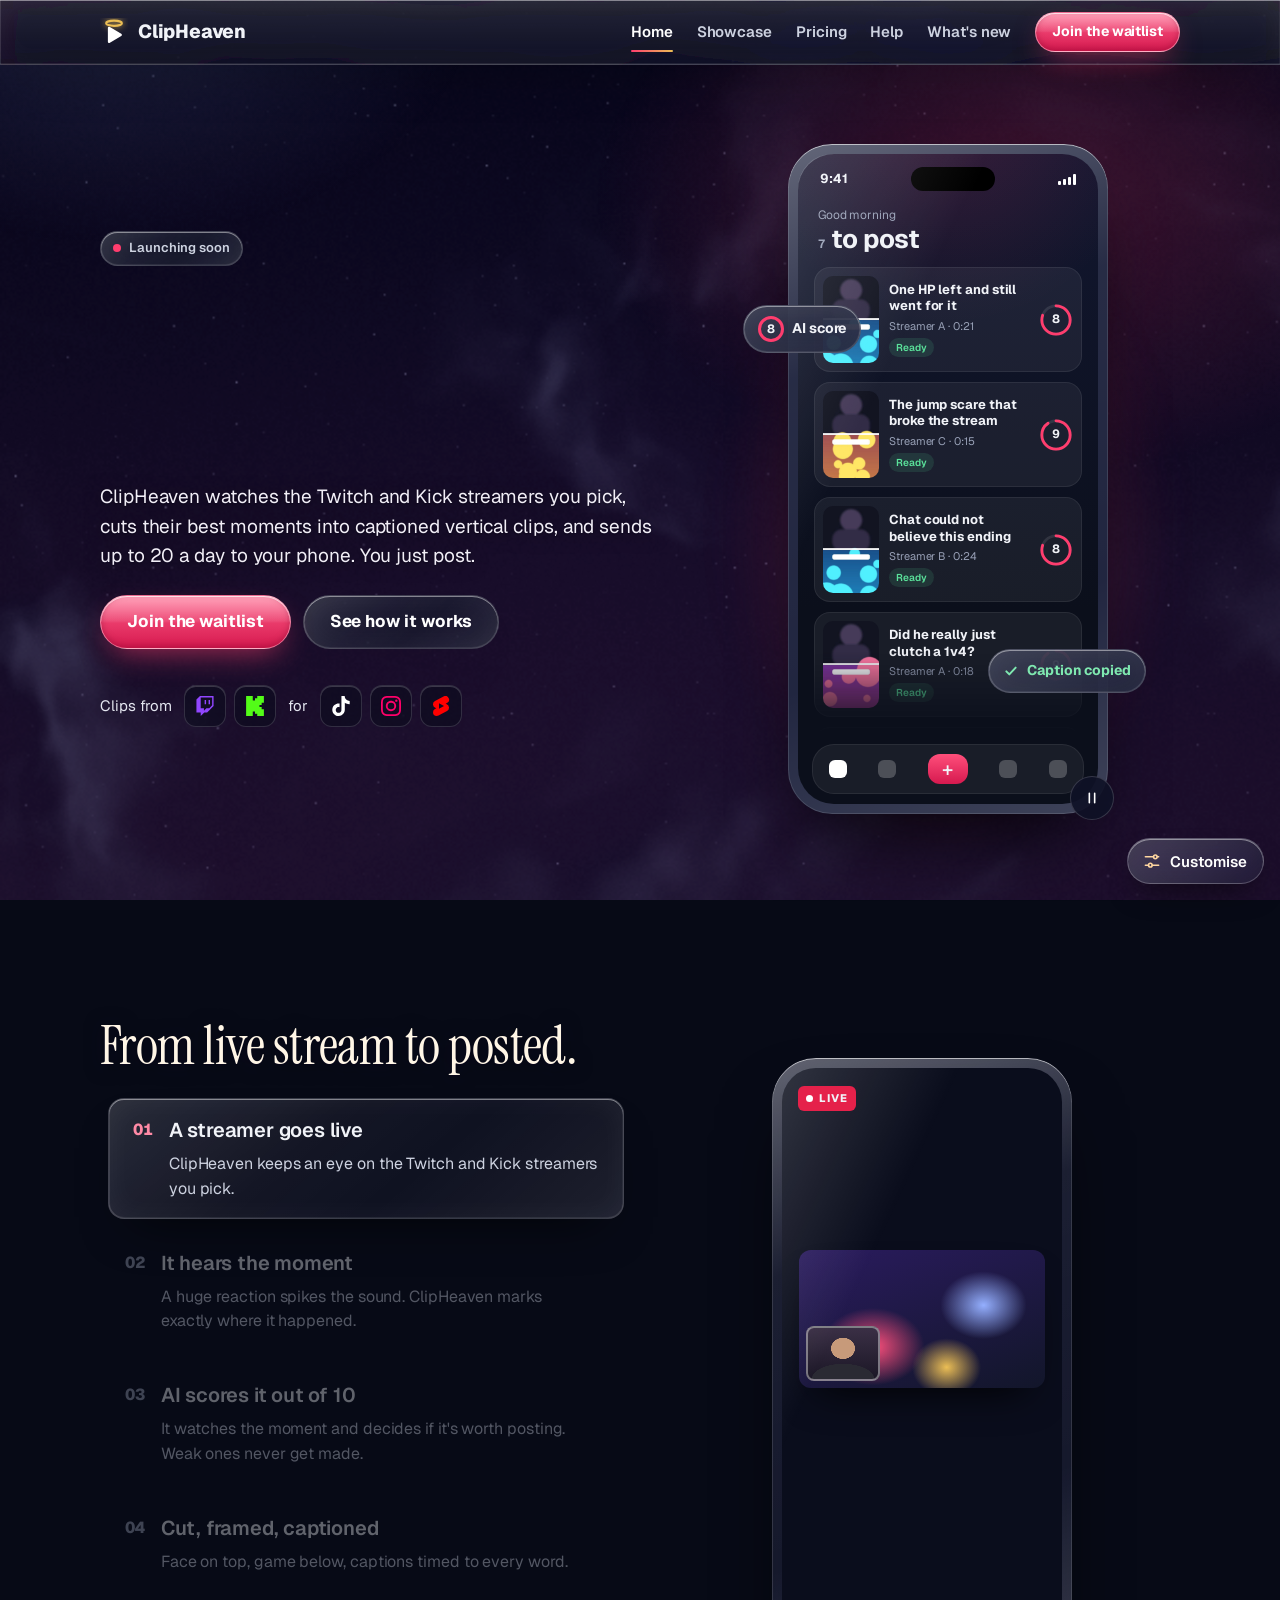
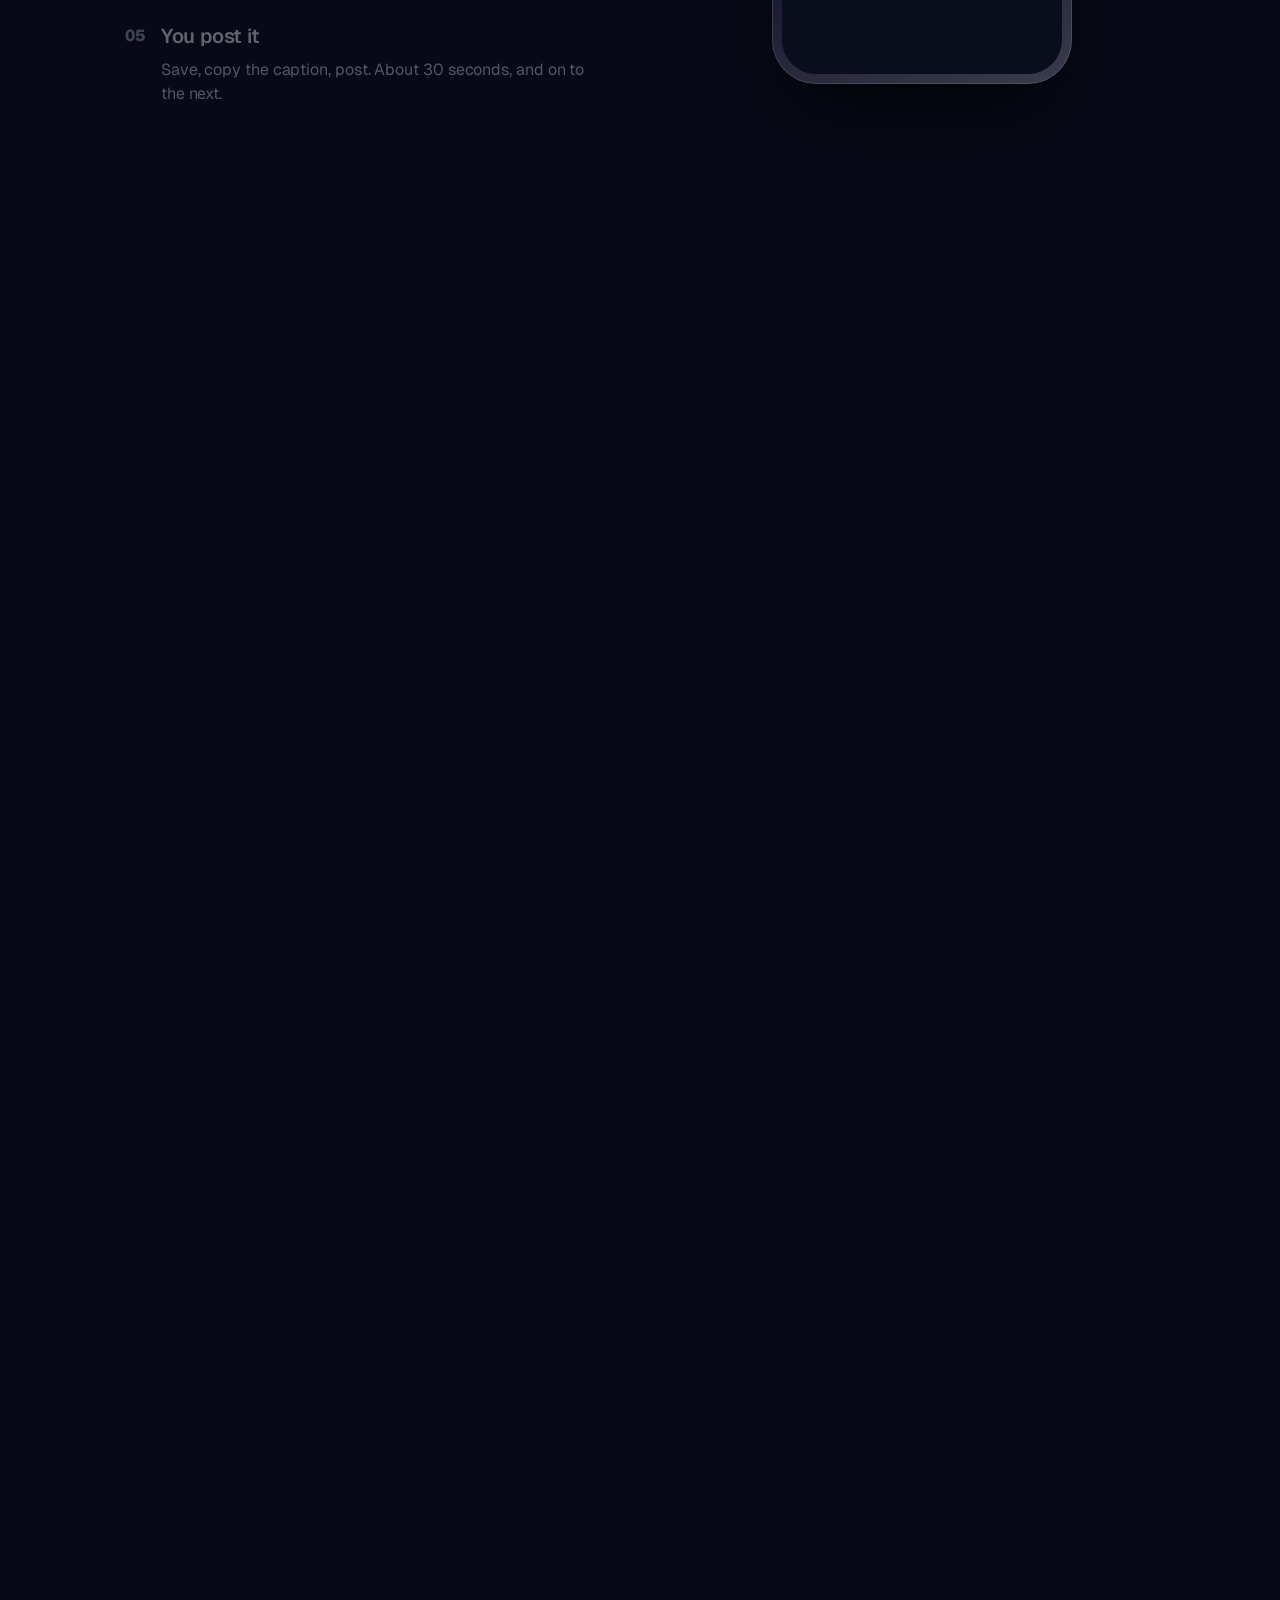
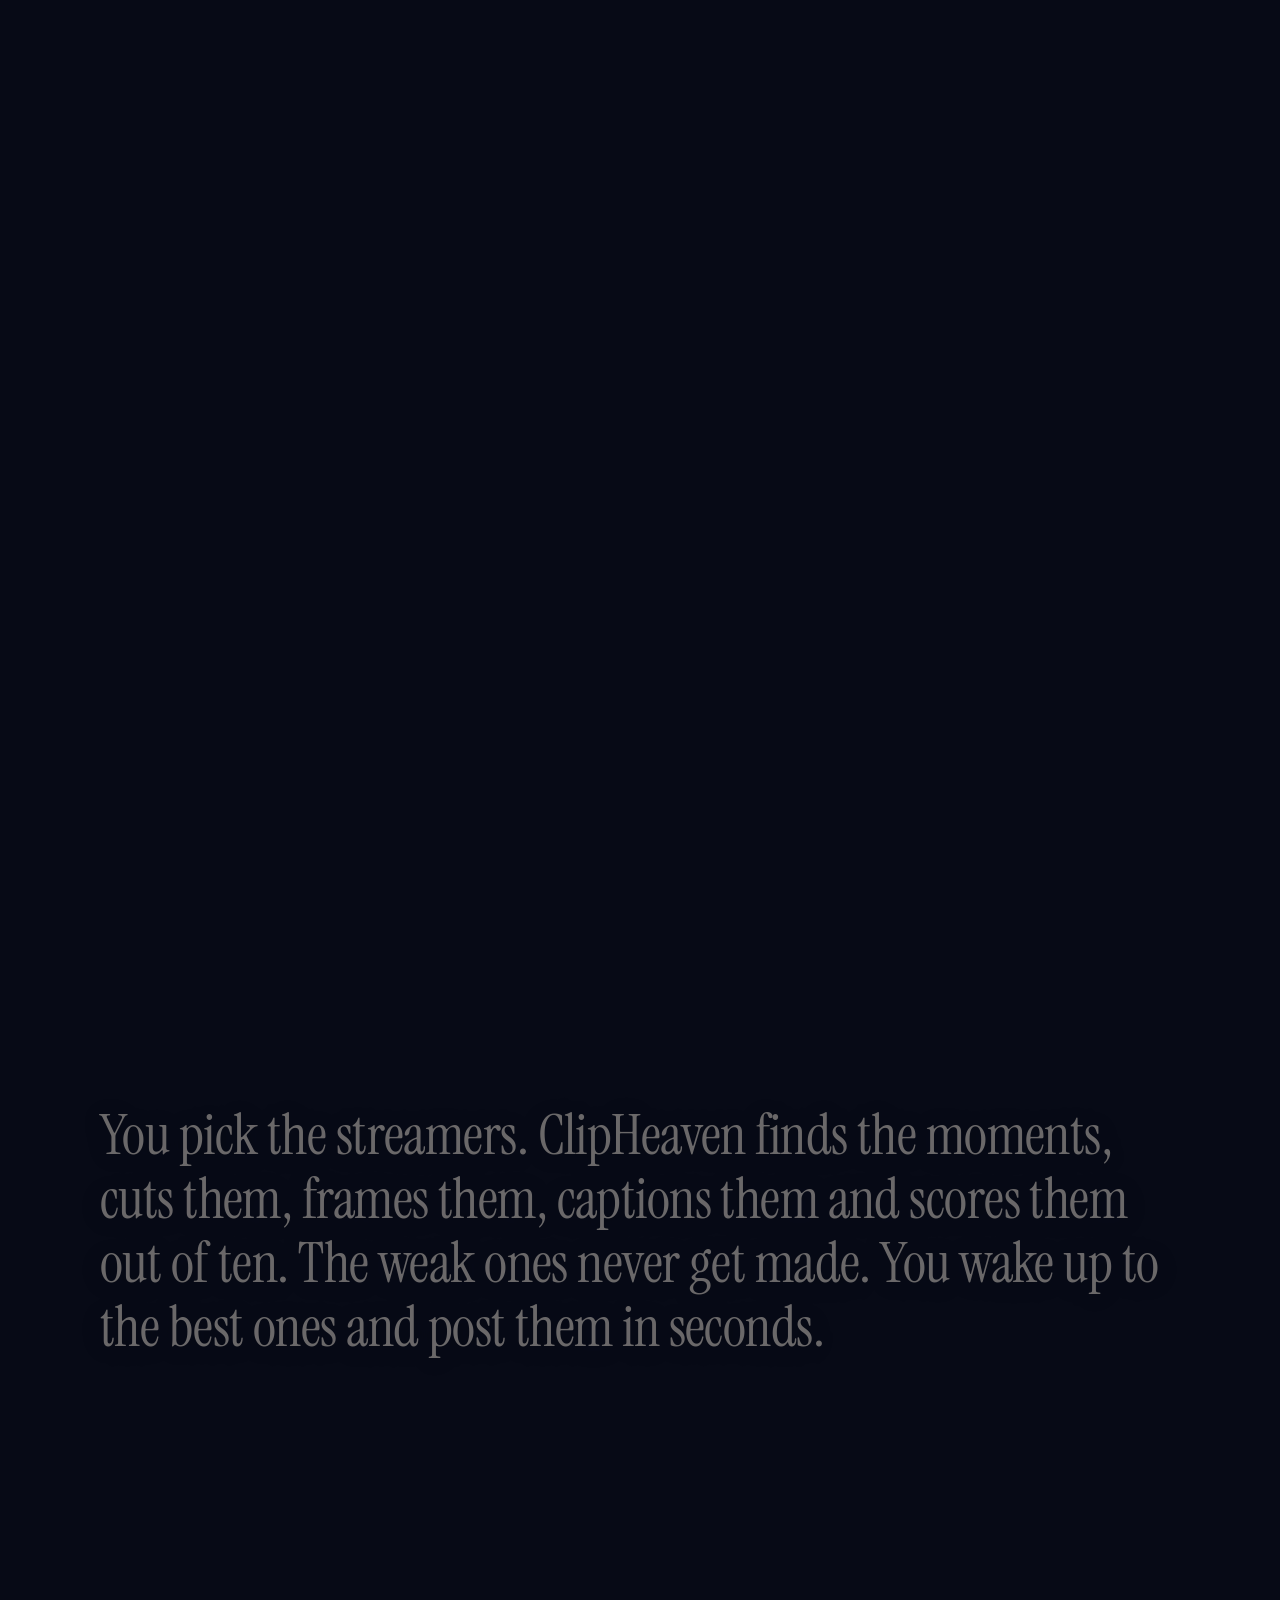
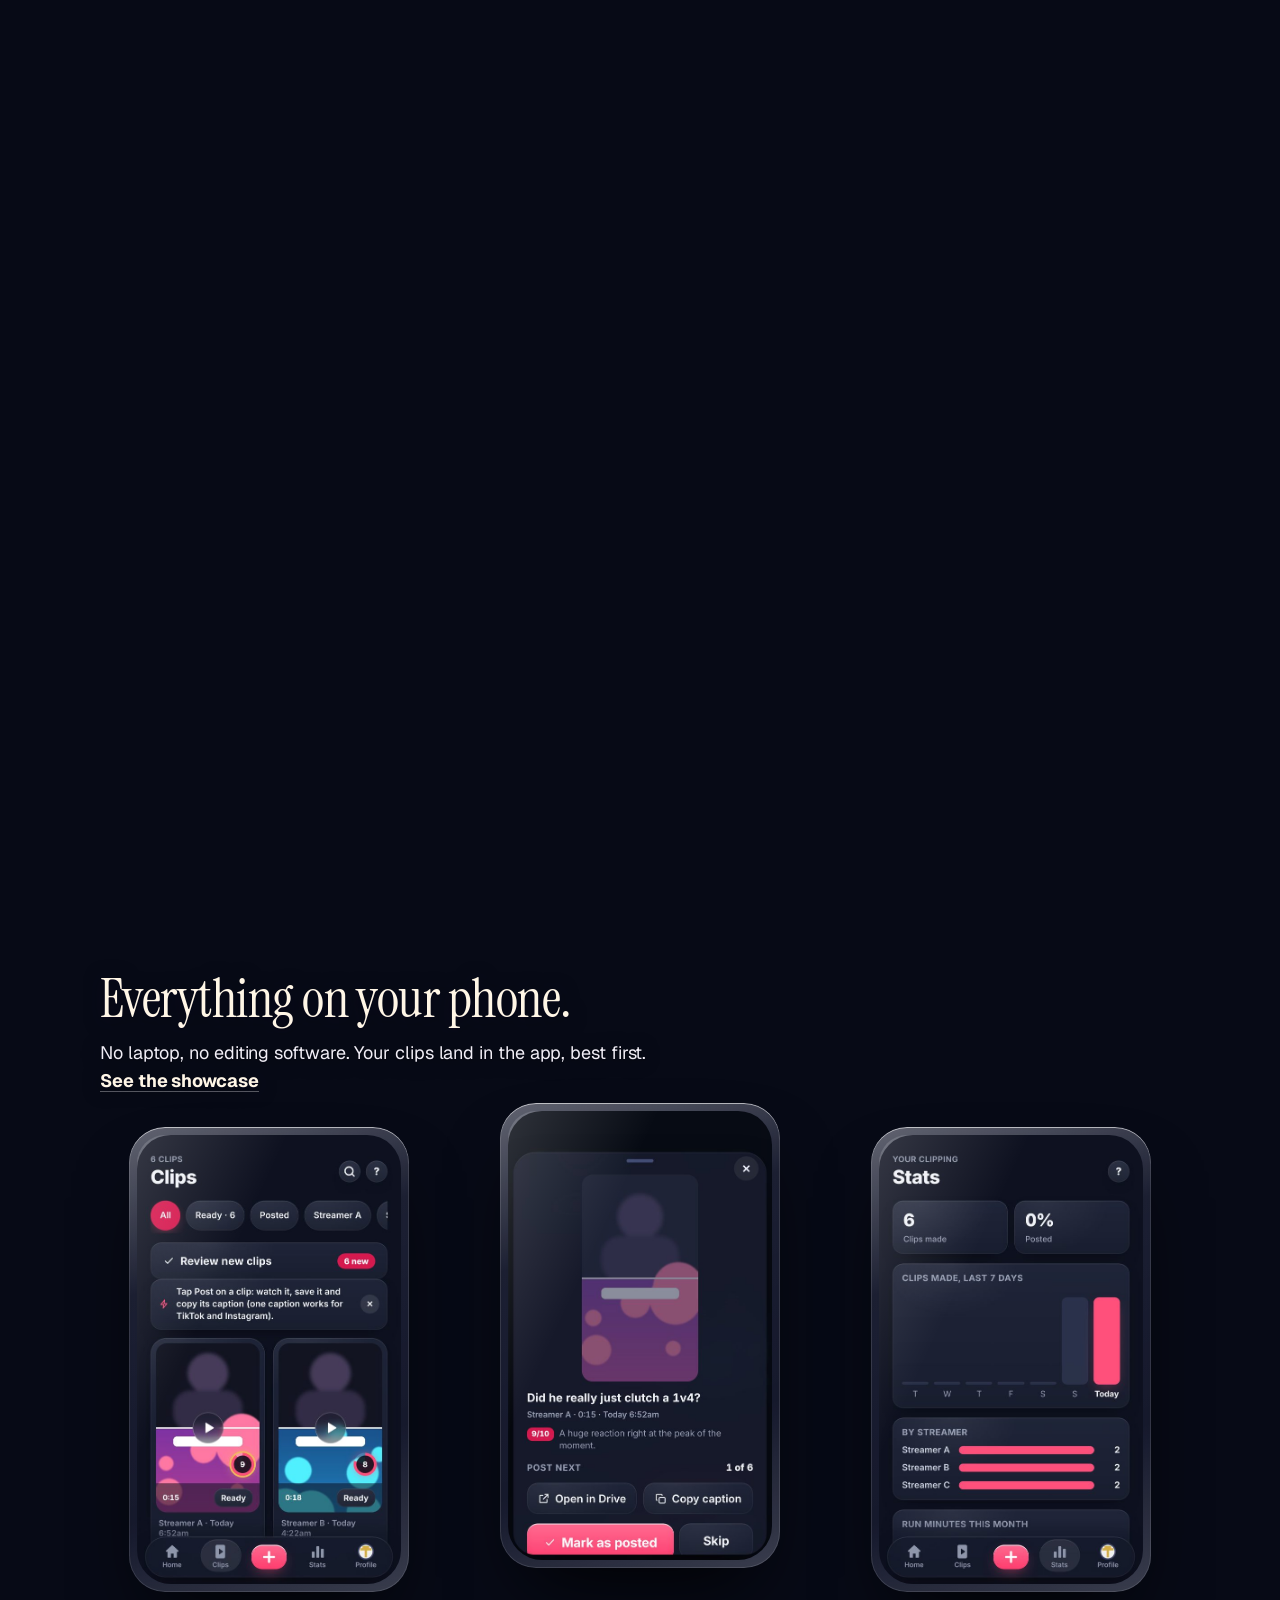
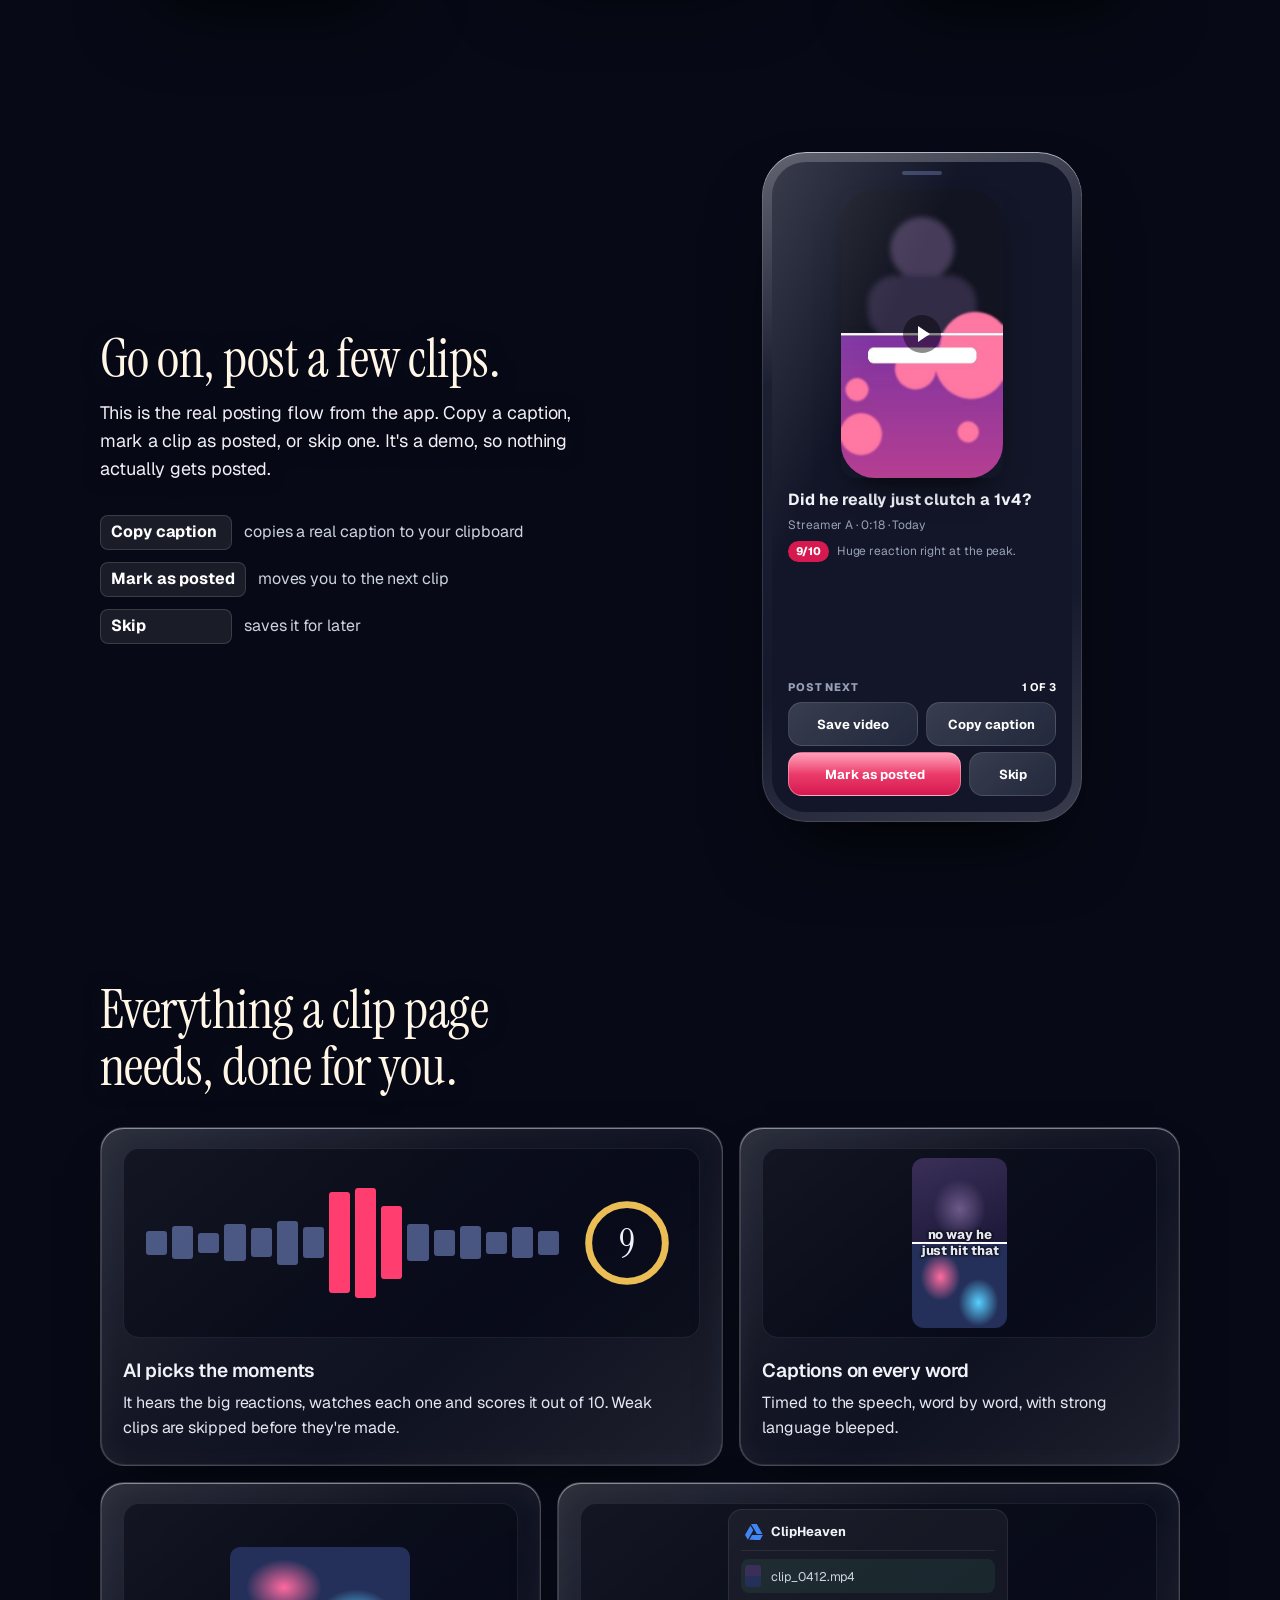
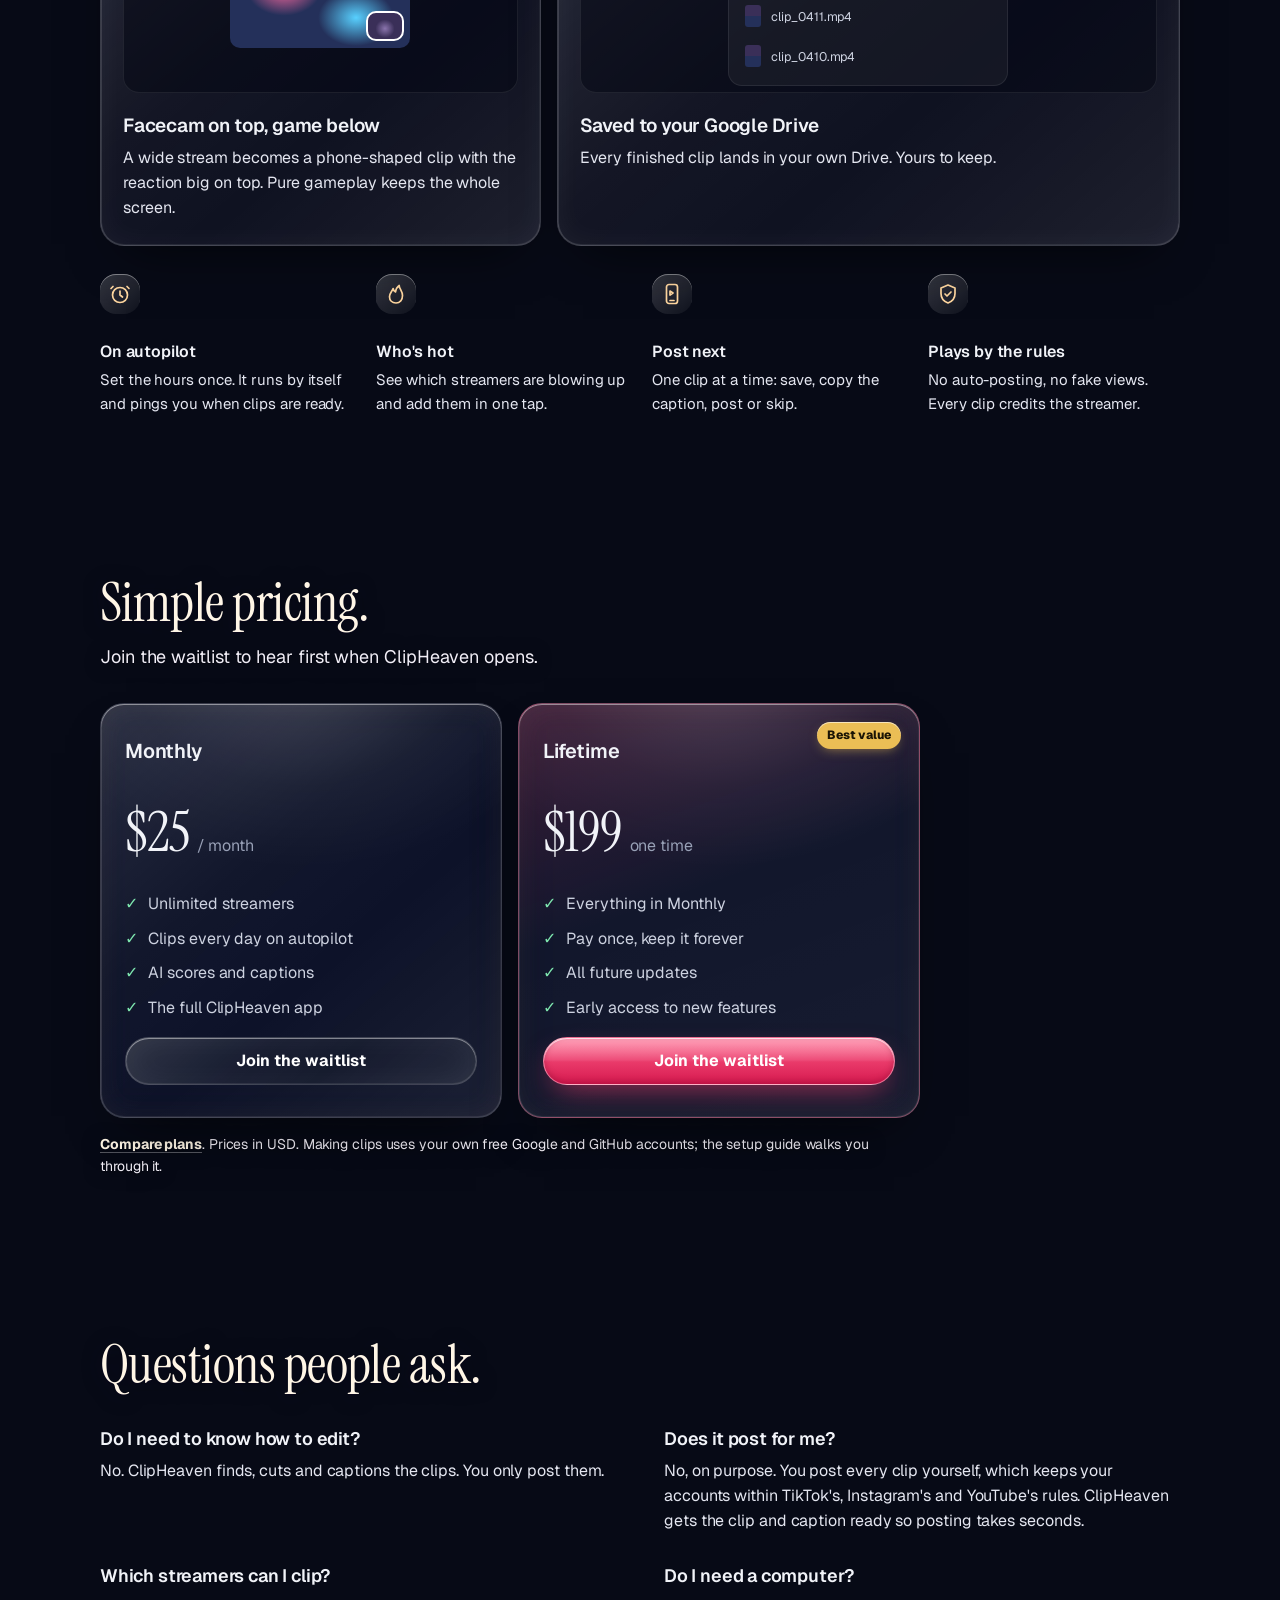
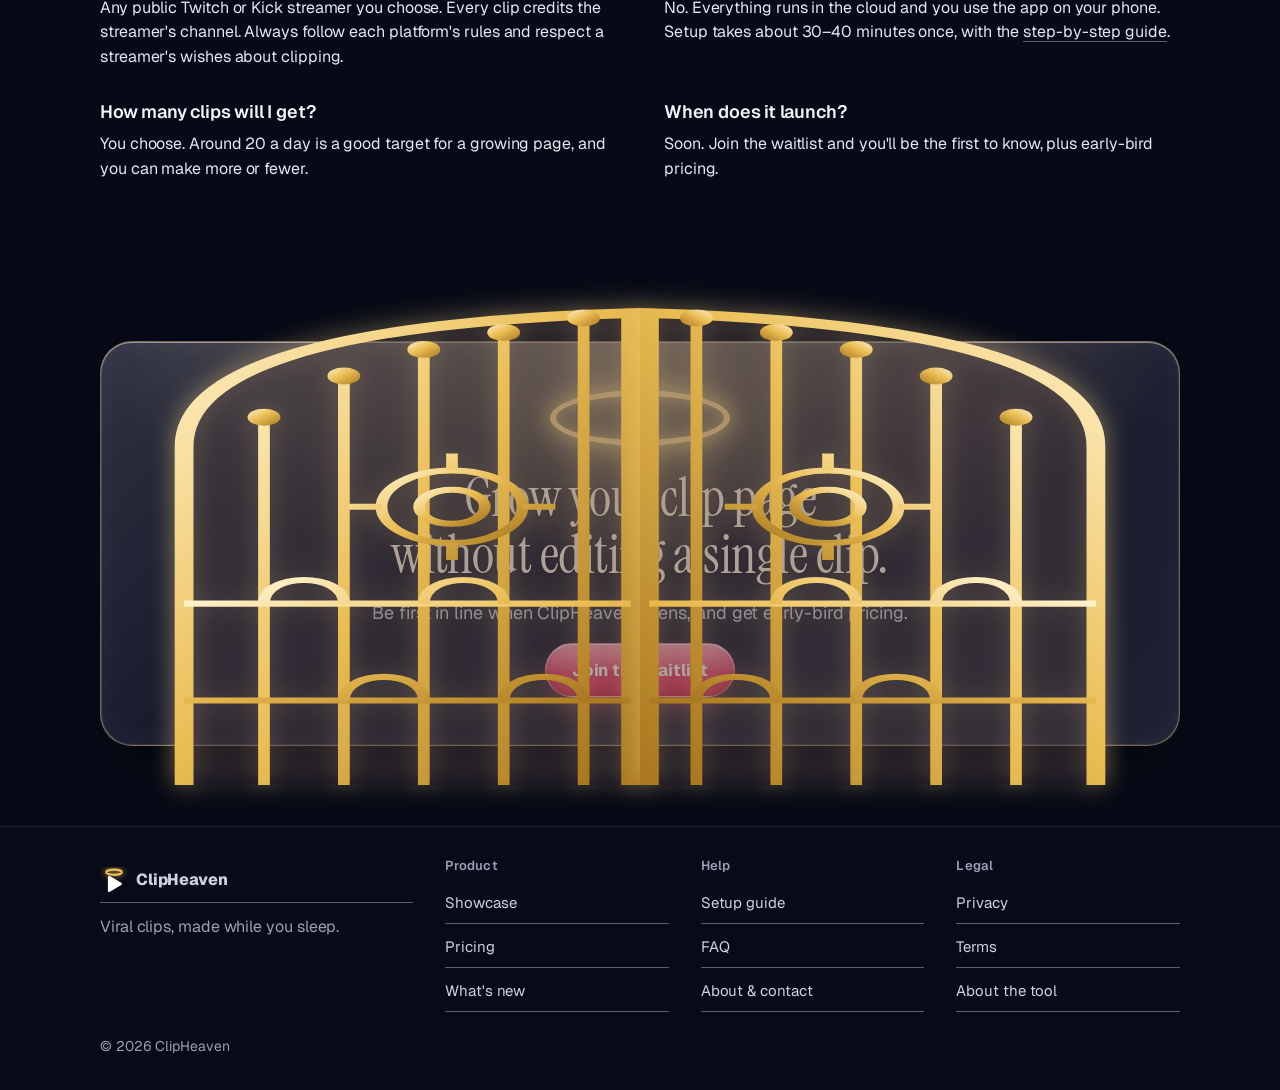
<file: index.html>
<!doctype html>
<html lang="en">
<head>
<meta charset="utf-8">
<meta name="viewport" content="width=device-width, initial-scale=1, viewport-fit=cover">
<title>ClipHeaven: viral clips, made while you sleep</title>
<meta name="description" content="ClipHeaven finds the best moments from your favourite streamers and turns them into ready-to-post vertical clips with captions. You just post.">
<meta name="theme-color" content="#070A16">
<meta property="og:title" content="ClipHeaven: viral clips, made while you sleep">
<meta property="og:description" content="ClipHeaven finds the best moments from your favourite streamers and turns them into ready-to-post vertical clips with captions. You just post.">
<meta property="og:image" content="https://highligh7heaven.github.io/img/app-home.jpg">
<meta property="og:type" content="website">
<script>try{var c=JSON.parse(localStorage.getItem("ch.look")||"{}"),d=document.documentElement;["sky","clouds","motion","glass"].forEach(function(k){if(c[k])d.setAttribute("data-"+k,c[k]);});}catch(e){}document.documentElement.classList.add("js");</script>
<link rel="preconnect" href="https://fonts.googleapis.com">
<link rel="preconnect" href="https://fonts.gstatic.com" crossorigin>
<link rel="stylesheet" href="https://fonts.googleapis.com/css2?family=Geist:wght@400;500;600;700&family=Instrument+Serif:ital@0;1&display=swap">
<link rel="stylesheet" href="/site.css">
</head>
<body>
<svg class="defs" width="0" height="0" aria-hidden="true" focusable="false">
  <symbol id="gate-art" viewBox="0 0 200 400">
    <defs><linearGradient id="gold" x1="0" x2="1" y1="0" y2="1"><stop offset="0" stop-color="#FFF1C9"/><stop offset=".45" stop-color="#EBBE55"/><stop offset="1" stop-color="#A9781F"/></linearGradient></defs>
    <path d="M6 400V120C6 60 60 18 196 10V400" fill="rgba(20,16,40,.35)" stroke="url(#gold)" stroke-width="8"/>
    <g stroke="url(#gold)" stroke-width="5" fill="none">
      <path d="M40 400V96M74 400V62M108 400V40M142 400V26M176 400V14"/>
      <path d="M6 250H196M6 330H196"/>
      <path d="M40 250c0-26 34-26 34 0M108 250c0-26 34-26 34 0M74 330c0-26 34-26 34 0M142 330c0-26 34-26 34 0"/>
      <circle cx="120" cy="170" r="30"/><circle cx="120" cy="170" r="14"/>
      <path d="M120 140v-14M120 200v14M90 170H76M150 170h14"/>
    </g>
    <g fill="url(#gold)"><circle cx="40" cy="96" r="7"/><circle cx="74" cy="62" r="7"/><circle cx="108" cy="40" r="7"/><circle cx="142" cy="26" r="7"/><circle cx="176" cy="14" r="7"/></g>
  </symbol>
  <filter id="liquid" x="-10%" y="-10%" width="120%" height="120%">
    <feTurbulence type="fractalNoise" baseFrequency="0.008 0.012" numOctaves="2" seed="7" result="noise"/>
    <feGaussianBlur in="noise" stdDeviation="2" result="soft"/>
    <feDisplacementMap in="SourceGraphic" in2="soft" scale="38" xChannelSelector="R" yChannelSelector="G"/>
  </filter>
</svg>
<div class="heaven" aria-hidden="true">
  <div class="sky sky-night"></div>
  <div class="sky sky-dusk" id="sky-dusk"></div>
  <div class="sky sky-dawn" id="sky-dawn"></div>
  <canvas id="stars"></canvas>
  <div class="rays" id="rays"><i></i><i></i><i></i><i></i><i></i><i></i><i></i></div>
  <div class="clouds far" id="clouds-far"></div>
  <div class="clouds mid" id="clouds-mid"></div>
  <div class="clouds near" id="clouds-near"></div>
  <canvas id="motes"></canvas>
</div>
<div class="progress" id="progress" aria-hidden="true"></div>
<header class="nav">
  <div class="nav-in">
    <a class="brand" href="/" aria-label="ClipHeaven home"><svg class="logo" viewBox="0 0 32 32" aria-hidden="true"><ellipse cx="16" cy="6" rx="9" ry="3" fill="none" stroke="#EBBE55" stroke-width="2.4"/><path d="M9 11.5v15.5c0 1.2 1.3 1.9 2.3 1.3l13-7.8c1-.6 1-2 0-2.6l-13-7.7c-1-.6-2.3.1-2.3 1.3z" fill="currentColor"/></svg>ClipHeaven</a>
    <nav class="links" aria-label="Pages"><a href="/" aria-current="page">Home</a><a href="/showcase.html">Showcase</a><a href="/pricing.html">Pricing</a><a href="/help.html">Help</a><a href="/updates.html">What's new</a></nav>
    <a class="btn btn-primary btn-sm js-waitlist nav-cta" href="/#waitlist">Join the waitlist</a>
    <button class="menu-btn" id="menu-btn" aria-label="Open menu" aria-expanded="false" aria-controls="menu"><span></span><span></span><span></span></button>
  </div>
  <div class="menu" id="menu" hidden>
    <nav aria-label="Menu"><a href="/" aria-current="page">Home</a><a href="/showcase.html">Showcase</a><a href="/pricing.html">Pricing</a><a href="/help.html">Help</a><a href="/updates.html">What's new</a></nav>
    <a class="btn btn-primary btn-lg js-waitlist" href="/#waitlist">Join the waitlist</a>
  </div>
</header>
<main>


  <!-- Hero: the app itself, live, with clips arriving -->
  <section class="hero" data-enter>
    <div class="wrap hero-in">
      <div class="hero-copy">
        <p class="eyebrow"><span class="dot" aria-hidden="true"></span> Launching soon</p>
        <h1 class="headline">
          <span class="rotator" id="rotator">Viral clips, made while you sleep.</span>
        </h1>
        <p class="sub">ClipHeaven watches the Twitch and Kick streamers you pick, cuts their best moments into captioned vertical clips, and sends up to 20 a day to your phone. You just post.</p>
        <div class="cta">
          <a class="btn btn-primary btn-lg js-waitlist" href="#waitlist">Join the waitlist</a>
          <a class="btn btn-ghost btn-lg" href="#how">See how it works</a>
        </div>
        <div class="works">
          <span class="wg"><span class="works-l">Clips from</span>
          <span class="brandrow"><img src="/img/brands/twitch.svg" width="22" height="22" alt="Twitch"><img src="/img/brands/kick.svg" width="22" height="22" alt="Kick"></span></span>
          <span class="wg"><span class="works-l">for</span>
          <span class="brandrow"><img src="/img/brands/tiktok.svg" width="22" height="22" alt="TikTok"><img src="/img/brands/instagram.svg" width="22" height="22" alt="Instagram Reels"><img src="/img/brands/youtubeshorts.svg" width="22" height="22" alt="YouTube Shorts"></span></span>
        </div>
      </div>
      <div class="hero-phone" id="hero-phone">
        <div class="glow" aria-hidden="true"></div>
        <div class="phone live" role="img" aria-label="The ClipHeaven app: new clips arrive on the Home screen, each with an AI score out of 10.">
          <div class="lv" aria-hidden="true">
            <div class="lv-status"><b>9:41</b><span class="lv-isl"></span><span class="lv-sig"><i></i><i></i><i></i><i></i></span></div>
            <div class="lv-note" id="lv-note"><span class="lv-app"><svg viewBox="0 0 32 32"><ellipse cx="16" cy="6" rx="9" ry="3" fill="none" stroke="#EBBE55" stroke-width="2.6"/><path d="M9 11.5v15.5c0 1.2 1.3 1.9 2.3 1.3l13-7.8c1-.6 1-2 0-2.6l-13-7.7c-1-.6-2.3.1-2.3 1.3z" fill="#fff"/></svg></span><span class="lv-nt"><b>ClipHeaven</b><span id="lv-note-t">New clip ready, scored 9/10</span></span><small>now</small></div>
            <div class="lv-head"><span>Good morning</span><b><span class="lv-n" id="lv-n">3</span> to post</b></div>
            <div class="lv-feed" id="lv-feed"></div>
            <div class="lv-tabs"><i class="on"></i><i></i><b>+</b><i></i><i></i></div>
          </div>
        </div>
        <div class="float f1" aria-hidden="true"><span class="ring" id="f1-score">9</span><span>AI score</span></div>
        <div class="float f2" aria-hidden="true"><svg class="mini-tick" viewBox="0 0 24 24"><path d="M5 12.5l4.5 4.5L19 7"/></svg>Caption copied</div>
        <button class="loop-pause" id="loop-pause" type="button" aria-label="Pause the animation" aria-pressed="false"><svg viewBox="0 0 24 24" aria-hidden="true"><path class="ps" d="M8 5v14M16 5v14"/><path class="pl" d="M8 5l11 7-11 7z"/></svg></button>
      </div>
    </div>
  </section>

  <!-- How it works: a pinned phone plays the journey as you scroll -->
  <section class="story" id="how" aria-label="How ClipHeaven works">
    <div class="story-track" id="story">
      <div class="story-stage" data-step="0">
        <div class="story-copy">
          <h2 class="story-title">From live stream to posted.</h2>
          <ol class="story-steps">
            <li data-s="0"><span class="sn">01</span><div><h3>A streamer goes live</h3><p>ClipHeaven keeps an eye on the Twitch and Kick streamers you pick.</p></div></li>
            <li data-s="1"><span class="sn">02</span><div><h3>It hears the moment</h3><p>A huge reaction spikes the sound. ClipHeaven marks exactly where it happened.</p></div></li>
            <li data-s="2"><span class="sn">03</span><div><h3>AI scores it out of 10</h3><p>It watches the moment and decides if it's worth posting. Weak ones never get made.</p></div></li>
            <li data-s="3"><span class="sn">04</span><div><h3>Cut, framed, captioned</h3><p>Face on top, game below, captions timed to every word.</p></div></li>
            <li data-s="4"><span class="sn">05</span><div><h3>You post it</h3><p>Save, copy the caption, post. About 30 seconds, and on to the next.</p></div></li>
          </ol>
        </div>
        <div class="story-device">
          <div class="phone story-phone">
            <div class="screen">
              <div class="sc-live"><span class="rec"></span>LIVE</div>
              <div class="sc-stream"><div class="game-art"></div><div class="cam-art"></div></div>
              <div class="sc-wave" aria-hidden="true"><i style="--h:18"></i><i style="--h:30"></i><i style="--h:22"></i><i style="--h:40"></i><i style="--h:26"></i><i style="--h:34"></i><i style="--h:20"></i><i style="--h:28"></i><i style="--h:24"></i><i style="--h:36"></i><i style="--h:30"></i><i style="--h:92"></i><i style="--h:100"></i><i style="--h:70"></i><i style="--h:38"></i><i style="--h:26"></i><i style="--h:32"></i><i style="--h:22"></i><i style="--h:28"></i><i style="--h:18"></i><i style="--h:24"></i><i style="--h:30"></i><i style="--h:20"></i><i style="--h:26"></i></div>
              <div class="sc-mark">Big reaction at 0:42</div>
              <div class="sc-score"><svg viewBox="0 0 120 120"><circle cx="60" cy="60" r="50" class="trk"/><circle cx="60" cy="60" r="50" class="val" id="score-ring"/></svg><b id="score-num">0</b><span>AI score</span></div>
              <div class="sc-clip"><div class="cam-top"></div><div class="line"></div><div class="game-bottom"></div>
                <span class="cap c1">"no way"</span><span class="cap c2">"that just happened"</span></div>
              <div class="sc-posted"><span class="burst"></span><span class="tick"><svg viewBox="0 0 24 24"><path d="M5 12.5l4.5 4.5L19 7"/></svg></span><b>Posted</b><small>Next clip ready</small></div>
            </div>
          </div>
        </div>
      </div>
    </div>
  </section>

  <!-- Statement: the words light up as you read down -->
  <section class="statement" id="statement" aria-label="What ClipHeaven does for you">
    <div class="wrap">
      <p class="lit" id="lit">You pick the streamers. ClipHeaven finds the moments, cuts them, frames them, captions them and scores them out of ten. The weak ones never get made. You wake up to the best ones and post them in seconds.</p>
    </div>
  </section>

  <!-- Showcase -->
  <section class="section showcase">
    <div class="wrap">
      <h2>Everything on your phone.</h2>
      <p class="lede">No laptop, no editing software. Your clips land in the app, best first. <a class="more" href="/showcase.html">See the showcase</a></p>
      <div class="shots" tabindex="0" role="region" aria-label="App screenshots">
        <figure><a class="phone sm m-zoom" href="/showcase.html" tabindex="-1"><span class="scr"><img src="/img/app-clips.jpg" width="585" height="1266" loading="lazy" alt="Clips screen: a grid of finished clips, each marked Ready."></span></a></figure>
        <figure><a class="phone sm m-zoom" href="/showcase.html" tabindex="-1"><span class="scr"><img src="/img/app-clip.jpg" width="585" height="1266" loading="lazy" alt="Posting screen: Open in Drive, Copy caption, Mark as posted and Skip."></span></a></figure>
        <figure><a class="phone sm m-zoom" href="/showcase.html" tabindex="-1"><span class="scr"><img src="/img/app-stats.jpg" width="585" height="1266" loading="lazy" alt="Stats screen: clips made this week and clips per streamer."></span></a></figure>
      </div>
    </div>
  </section>

  <!-- Try the app: a real, tappable posting screen -->
  <section class="section" id="try">
    <div class="wrap try-in">
      <div class="try-copy">
        <h2>Go on, post a few clips.</h2>
        <p class="lede">This is the real posting flow from the app. Copy a caption, mark a clip as posted, or skip one. It's a demo, so nothing actually gets posted.</p>
        <ul class="try-hints">
          <li><span class="k">Copy caption</span> copies a real caption to your clipboard</li>
          <li><span class="k">Mark as posted</span> moves you to the next clip</li>
          <li><span class="k">Skip</span> saves it for later</li>
        </ul>
      </div>
      <div class="try-device">
        <div class="phone tryphone" id="tryapp">
          <div class="app">
            <div class="app-top"><span class="grip"></span></div>
            <div class="app-video"><img id="try-img" src="/img/demo1.jpg" width="360" height="640" alt="Example clip"><span class="play"></span></div>
            <div class="app-body">
              <b class="app-title" id="try-title">Did he really just clutch a 1v4?</b>
              <span class="app-meta" id="try-meta">Streamer A · 0:18 · Today</span>
              <span class="app-why"><span class="chip9" id="try-score">9/10</span><span id="try-why">Huge reaction right at the peak.</span></span>
              <div class="app-head"><span>Post next</span><b id="try-count">1 of 3</b></div>
              <div class="app-row"><button class="abtn" id="try-save" type="button">Save video</button><button class="abtn" id="try-copy" type="button">Copy caption</button></div>
              <div class="app-row main"><button class="abtn primary" id="try-post" type="button">Mark as posted</button><button class="abtn" id="try-skip" type="button">Skip</button></div>
            </div>
            <div class="app-done" id="try-done" hidden><span class="tick big"><svg viewBox="0 0 24 24"><path d="M5 12.5l4.5 4.5L19 7"/></svg></span><b id="try-done-title">All posted</b><small id="try-done-sub">3 clips, about a minute and a half.</small><button class="abtn primary" id="try-again" type="button">Do it again</button></div>
            <div class="app-toast" id="try-toast" hidden></div>
          </div>
        </div>
      </div>
    </div>
  </section>

  <!-- Features: each card shows the thing it describes -->
  <section class="section" id="features">
    <div class="wrap">
      <h2>Everything a clip page needs, done for you.</h2>
      <div class="bento">
        <article class="bcard b-score">
          <div class="bviz" aria-hidden="true">
            <div class="bwave"><i style="--h:22"></i><i style="--h:30"></i><i style="--h:18"></i><i style="--h:34"></i><i style="--h:26"></i><i style="--h:40"></i><i style="--h:28"></i><i style="--h:92"></i><i style="--h:100"></i><i style="--h:66"></i><i style="--h:34"></i><i style="--h:24"></i><i style="--h:30"></i><i style="--h:20"></i><i style="--h:28"></i><i style="--h:22"></i></div>
            <div class="bring"><svg viewBox="0 0 120 120"><circle cx="60" cy="60" r="50" class="trk"/><circle cx="60" cy="60" r="50" class="val"/></svg><b>9</b></div>
          </div>
          <h3>AI picks the moments</h3>
          <p>It hears the big reactions, watches each one and scores it out of 10. Weak clips are skipped before they're made.</p>
        </article>
        <article class="bcard b-caps">
          <div class="bviz" aria-hidden="true">
            <div class="bclip"><div class="bc-cam"></div><div class="bc-line"></div><div class="bc-game"></div>
              <p class="bc-words"><span>no</span> <span>way</span> <span>he</span> <span>just</span> <span>hit</span> <span>that</span></p></div>
          </div>
          <h3>Captions on every word</h3>
          <p>Timed to the speech, word by word, with strong language bleeped.</p>
        </article>
        <article class="bcard b-split">
          <div class="bviz" aria-hidden="true">
            <div class="bmorph"><div class="bm-game"></div><div class="bm-cam"></div></div>
          </div>
          <h3>Facecam on top, game below</h3>
          <p>A wide stream becomes a phone-shaped clip with the reaction big on top. Pure gameplay keeps the whole screen.</p>
        </article>
        <article class="bcard b-drive">
          <div class="bviz" aria-hidden="true">
            <div class="bfolder"><div class="bf-head"><img src="/img/brands/googledrive.svg" width="18" height="18" alt=""><b>ClipHeaven</b></div>
              <ul><li><span class="bf-t"></span>clip_0412.mp4</li><li><span class="bf-t"></span>clip_0411.mp4</li><li><span class="bf-t"></span>clip_0410.mp4</li></ul></div>
          </div>
          <h3>Saved to your Google Drive</h3>
          <p>Every finished clip lands in your own Drive. Yours to keep.</p>
        </article>
      </div>
      <ul class="extras">
        <li><span class="ico" aria-hidden="true"><svg viewBox="0 0 24 24"><circle cx="12" cy="13" r="7.5"/><path d="M12 9v4l2.5 2M5 4.5 3 6.5M19 4.5l2 2"/></svg></span><div><h3>On autopilot</h3><p>Set the hours once. It runs by itself and pings you when clips are ready.</p></div></li>
        <li><span class="ico" aria-hidden="true"><svg viewBox="0 0 24 24"><path d="M12 21c-3.9 0-6.5-2.6-6.5-6.2 0-3.4 2.6-5.4 3.6-8.3.3 1.9 1.4 3 2.4 3.4.3-2.6 1.6-4.9 3.7-6.4-.3 2.9 3.3 5.3 3.3 10.1 0 4.4-2.6 7.4-6.5 7.4z"/></svg></span><div><h3>Who's hot</h3><p>See which streamers are blowing up and add them in one tap.</p></div></li>
        <li><span class="ico" aria-hidden="true"><svg viewBox="0 0 24 24"><rect x="6.5" y="2.5" width="11" height="19" rx="2.5"/><path d="M10 18.5h4M10 9l3 2-3 2z"/></svg></span><div><h3>Post next</h3><p>One clip at a time: save, copy the caption, post or skip.</p></div></li>
        <li><span class="ico" aria-hidden="true"><svg viewBox="0 0 24 24"><path d="M12 3 5 6v5.5c0 4.4 3 8 7 9.5 4-1.5 7-5.1 7-9.5V6z"/><path d="m9 12 2 2 4-4"/></svg></span><div><h3>Plays by the rules</h3><p>No auto-posting, no fake views. Every clip credits the streamer.</p></div></li>
      </ul>
    </div>
  </section>

  <!-- Pricing -->
  <section class="section" id="pricing">
    <div class="wrap">
      <h2>Simple pricing.</h2>
      <p class="lede">Join the waitlist to hear first when ClipHeaven opens.</p>
      <div class="plans">
        <article class="plan">
          <h3>Monthly</h3>
          <p class="price"><b>$25</b><span>/ month</span></p>
          <ul>
            <li>Unlimited streamers</li>
            <li>Clips every day on autopilot</li>
            <li>AI scores and captions</li>
            <li>The full ClipHeaven app</li>
          </ul>
          <a class="btn btn-ghost js-waitlist" href="#waitlist">Join the waitlist</a>
        </article>
        <article class="plan best">
          <span class="badge">Best value</span>
          <h3>Lifetime</h3>
          <p class="price"><b>$199</b><span>one time</span></p>
          <ul>
            <li>Everything in Monthly</li>
            <li>Pay once, keep it forever</li>
            <li>All future updates</li>
            <li>Early access to new features</li>
          </ul>
          <a class="btn btn-primary js-waitlist" href="#waitlist">Join the waitlist</a>
        </article>
      </div>
      <p class="fine"><a class="more" href="/pricing.html">Compare plans</a>. Prices in USD. Making clips uses your own free Google and GitHub accounts; the setup guide walks you through it.</p>
    </div>
  </section>

  <!-- FAQ -->
  <section class="section" id="faq">
    <div class="wrap">
      <h2>Questions people ask.</h2>
      <div class="qa"><div class="q"><h3>Do I need to know how to edit?</h3><p>No. ClipHeaven finds, cuts and captions the clips. You only post them.</p></div><div class="q"><h3>Does it post for me?</h3><p>No, on purpose. You post every clip yourself, which keeps your accounts within TikTok's, Instagram's and YouTube's rules. ClipHeaven gets the clip and caption ready so posting takes seconds.</p></div><div class="q"><h3>Which streamers can I clip?</h3><p>Any public Twitch or Kick streamer you choose. Every clip credits the streamer's channel. Always follow each platform's rules and respect a streamer's wishes about clipping.</p></div><div class="q"><h3>Do I need a computer?</h3><p>No. Everything runs in the cloud and you use the app on your phone. Setup takes about 30–40 minutes once, with the <a href="/help.html">step-by-step guide</a>.</p></div><div class="q"><h3>How many clips will I get?</h3><p>You choose. Around 20 a day is a good target for a growing page, and you can make more or fewer.</p></div><div class="q"><h3>When does it launch?</h3><p>Soon. Join the waitlist and you'll be the first to know, plus early-bird pricing.</p></div></div>
    </div>
  </section>

  <!-- Waitlist -->
  <section class="section gates-section" id="waitlist">
    <div class="wrap">
      <div class="gates" id="gates" aria-hidden="true">
        <div class="gate left"><svg viewBox="0 0 200 400" preserveAspectRatio="none"><use href="#gate-art"/></svg></div>
        <div class="gate right"><svg viewBox="0 0 200 400" preserveAspectRatio="none"><use href="#gate-art"/></svg></div>
        <div class="gate-light"></div>
      </div>
      <div class="final">
        <div class="halo-big" aria-hidden="true"><i></i></div>
        <h2>Grow your clip page without editing a single clip.</h2>
        <p>Be first in line when ClipHeaven opens, and get early-bird pricing.</p>
        <a class="btn btn-primary btn-lg js-waitlist" id="waitlist-btn" href="#waitlist">Join the waitlist</a>
        <p class="soon" id="waitlist-soon" hidden>The waitlist opens in a few days. Check back soon.</p>
      </div>
    </div>
  </section>


</main>
<footer class="foot">
  <div class="wrap">
    <div class="foot-grid">
      <div class="foot-brand"><a class="brand small" href="/"><svg class="logo" viewBox="0 0 32 32" aria-hidden="true"><ellipse cx="16" cy="6" rx="9" ry="3" fill="none" stroke="#EBBE55" stroke-width="2.4"/><path d="M9 11.5v15.5c0 1.2 1.3 1.9 2.3 1.3l13-7.8c1-.6 1-2 0-2.6l-13-7.7c-1-.6-2.3.1-2.3 1.3z" fill="currentColor"/></svg>ClipHeaven</a><p class="muted">Viral clips, made while you sleep.</p></div>
      <div><h2 class="foot-h">Product</h2><a href="/showcase.html">Showcase</a><a href="/pricing.html">Pricing</a><a href="/updates.html">What's new</a></div>
      <div><h2 class="foot-h">Help</h2><a href="/help.html">Setup guide</a><a href="/#faq">FAQ</a><a href="/about.html">About &amp; contact</a></div>
      <div><h2 class="foot-h">Legal</h2><a href="/privacy.html">Privacy</a><a href="/terms.html">Terms</a><a href="/tool.html">About the tool</a></div>
    </div>
    <p class="muted copy">© <span id="year">2026</span> ClipHeaven</p>
  </div>
</footer>
<div class="toast" id="toast" role="status" aria-live="polite" hidden></div>
<div class="tune" id="tune">
  <button class="tune-btn" id="tune-btn" aria-expanded="false" aria-controls="tune-panel" aria-label="Customise how the site looks">
    <svg viewBox="0 0 24 24" aria-hidden="true"><path d="M4 7h10M18 7h2M4 17h4M12 17h8"/><circle cx="16" cy="7" r="2.2"/><circle cx="10" cy="17" r="2.2"/></svg><span>Customise</span>
  </button>
  <div class="tune-panel" id="tune-panel" role="dialog" aria-label="Customise how the site looks" hidden>
    <div class="tune-row"><span class="tune-l" id="tl-sky">Sky</span>
      <div class="segs" role="radiogroup" aria-labelledby="tl-sky" data-key="sky">
        <button role="radio" data-v="scroll">Follows scroll</button><button role="radio" data-v="night">Night</button><button role="radio" data-v="sunset">Sunset</button><button role="radio" data-v="heaven">Heaven</button>
      </div></div>
    <div class="tune-row"><span class="tune-l" id="tl-clouds">Clouds</span>
      <div class="segs" role="radiogroup" aria-labelledby="tl-clouds" data-key="clouds">
        <button role="radio" data-v="few">Few</button><button role="radio" data-v="some">Some</button><button role="radio" data-v="lots">Lots</button>
      </div></div>
    <div class="tune-row"><span class="tune-l" id="tl-motion">Motion</span>
      <div class="segs" role="radiogroup" aria-labelledby="tl-motion" data-key="motion">
        <button role="radio" data-v="full">Full</button><button role="radio" data-v="calm">Calm</button>
      </div></div>
    <div class="tune-row"><span class="tune-l" id="tl-glass">Panels</span>
      <div class="segs" role="radiogroup" aria-labelledby="tl-glass" data-key="glass">
        <button role="radio" data-v="glass">Glass</button><button role="radio" data-v="solid">Solid</button>
      </div></div>
    <button class="tune-reset" id="tune-reset" type="button">Reset to default</button>
  </div>
</div>
<script src="/sky-gl.js"></script>
<script src="/site.js"></script>
</body>
</html>
</file>
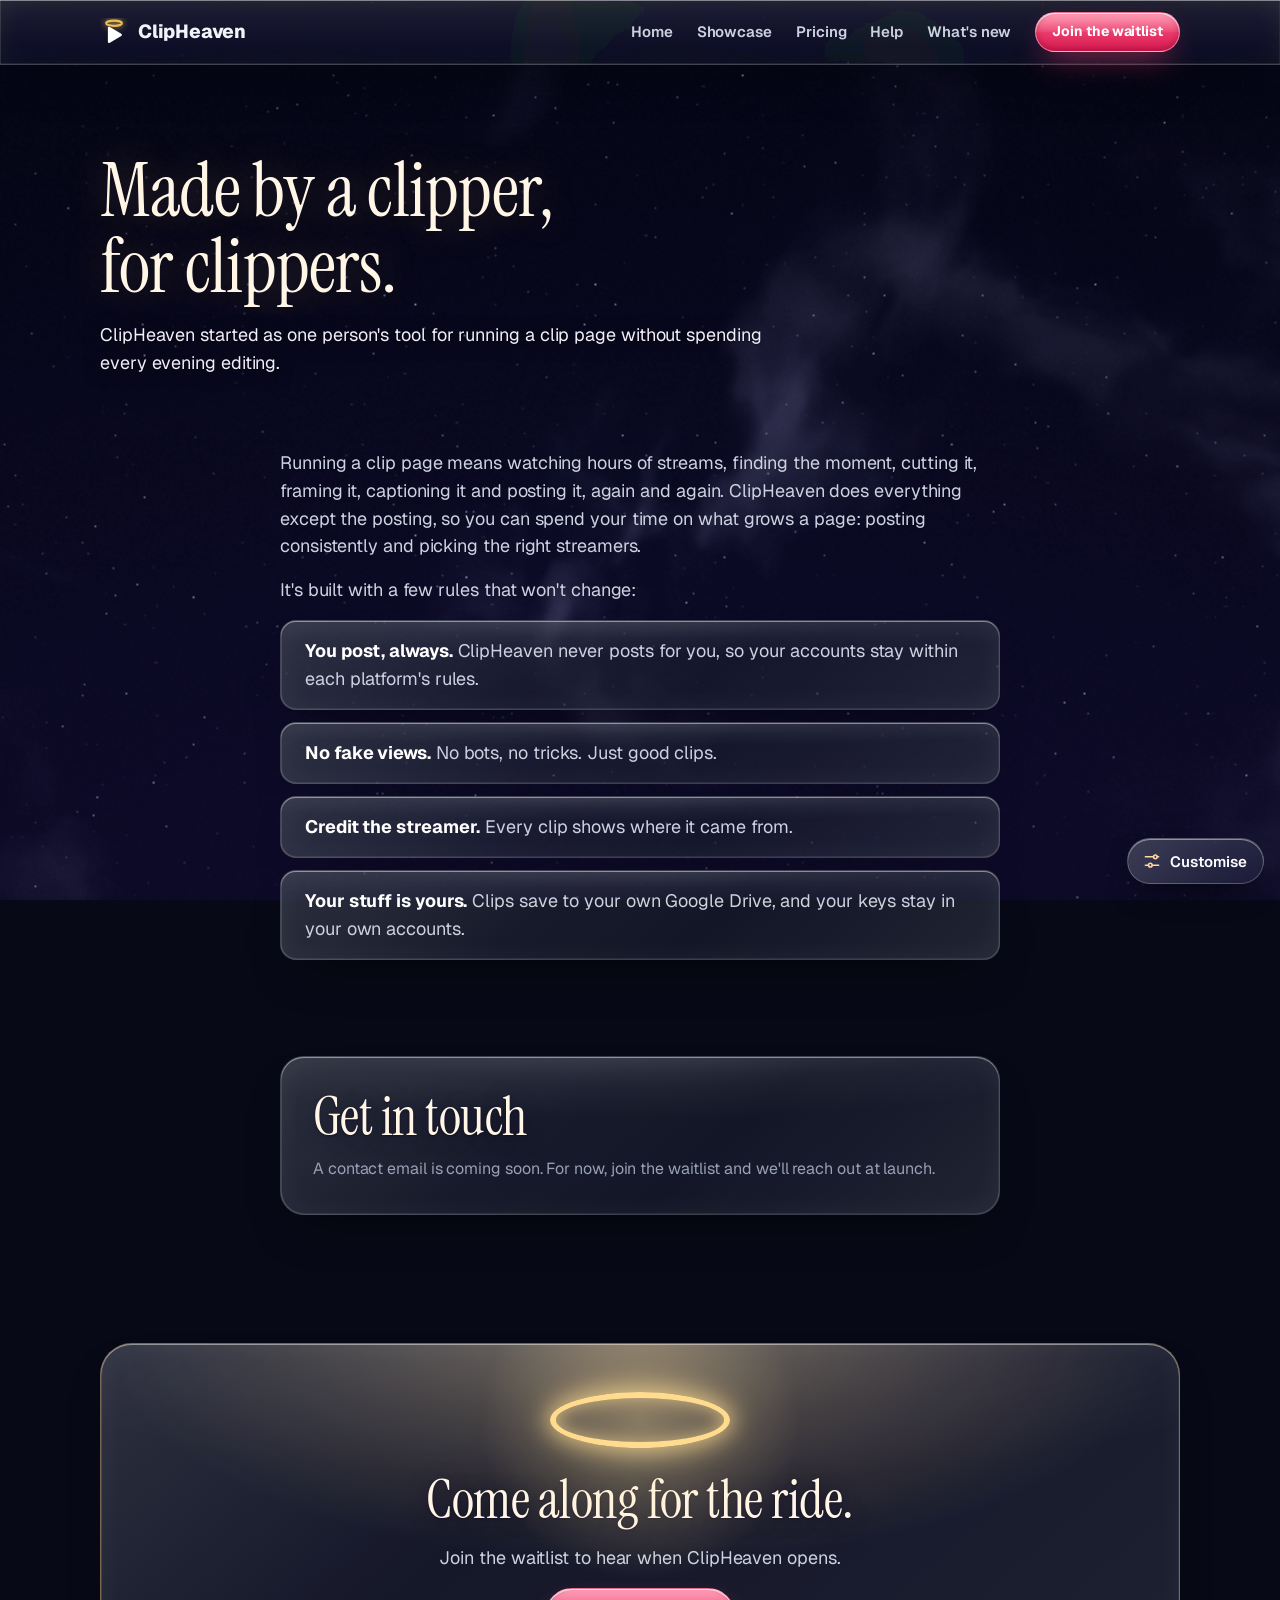
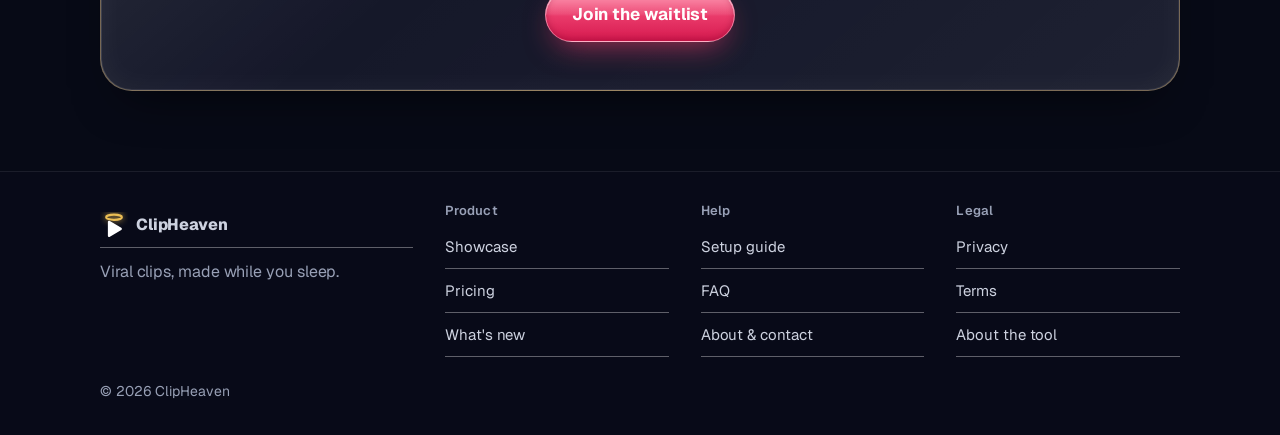
<file: about.html>
<!doctype html>
<html lang="en">
<head>
<meta charset="utf-8">
<meta name="viewport" content="width=device-width, initial-scale=1, viewport-fit=cover">
<title>About & contact | ClipHeaven</title>
<meta name="description" content="Why ClipHeaven exists, the rules it follows, and how to get in touch.">
<meta name="theme-color" content="#070A16">
<meta property="og:title" content="About & contact | ClipHeaven">
<meta property="og:description" content="Why ClipHeaven exists, the rules it follows, and how to get in touch.">
<meta property="og:image" content="https://highligh7heaven.github.io/img/app-home.jpg">
<meta property="og:type" content="website">
<script>try{var c=JSON.parse(localStorage.getItem("ch.look")||"{}"),d=document.documentElement;["sky","clouds","motion","glass"].forEach(function(k){if(c[k])d.setAttribute("data-"+k,c[k]);});}catch(e){}document.documentElement.classList.add("js");</script>
<link rel="preconnect" href="https://fonts.googleapis.com">
<link rel="preconnect" href="https://fonts.gstatic.com" crossorigin>
<link rel="stylesheet" href="https://fonts.googleapis.com/css2?family=Geist:wght@400;500;600;700&family=Instrument+Serif:ital@0;1&display=swap">
<link rel="stylesheet" href="/site.css">
</head>
<body>
<svg class="defs" width="0" height="0" aria-hidden="true" focusable="false">
  <symbol id="gate-art" viewBox="0 0 200 400">
    <defs><linearGradient id="gold" x1="0" x2="1" y1="0" y2="1"><stop offset="0" stop-color="#FFF1C9"/><stop offset=".45" stop-color="#EBBE55"/><stop offset="1" stop-color="#A9781F"/></linearGradient></defs>
    <path d="M6 400V120C6 60 60 18 196 10V400" fill="rgba(20,16,40,.35)" stroke="url(#gold)" stroke-width="8"/>
    <g stroke="url(#gold)" stroke-width="5" fill="none">
      <path d="M40 400V96M74 400V62M108 400V40M142 400V26M176 400V14"/>
      <path d="M6 250H196M6 330H196"/>
      <path d="M40 250c0-26 34-26 34 0M108 250c0-26 34-26 34 0M74 330c0-26 34-26 34 0M142 330c0-26 34-26 34 0"/>
      <circle cx="120" cy="170" r="30"/><circle cx="120" cy="170" r="14"/>
      <path d="M120 140v-14M120 200v14M90 170H76M150 170h14"/>
    </g>
    <g fill="url(#gold)"><circle cx="40" cy="96" r="7"/><circle cx="74" cy="62" r="7"/><circle cx="108" cy="40" r="7"/><circle cx="142" cy="26" r="7"/><circle cx="176" cy="14" r="7"/></g>
  </symbol>
  <filter id="liquid" x="-10%" y="-10%" width="120%" height="120%">
    <feTurbulence type="fractalNoise" baseFrequency="0.008 0.012" numOctaves="2" seed="7" result="noise"/>
    <feGaussianBlur in="noise" stdDeviation="2" result="soft"/>
    <feDisplacementMap in="SourceGraphic" in2="soft" scale="38" xChannelSelector="R" yChannelSelector="G"/>
  </filter>
</svg>
<div class="heaven" aria-hidden="true">
  <div class="sky sky-night"></div>
  <div class="sky sky-dusk" id="sky-dusk"></div>
  <div class="sky sky-dawn" id="sky-dawn"></div>
  <canvas id="stars"></canvas>
  <div class="rays" id="rays"><i></i><i></i><i></i><i></i><i></i><i></i><i></i></div>
  <div class="clouds far" id="clouds-far"></div>
  <div class="clouds mid" id="clouds-mid"></div>
  <div class="clouds near" id="clouds-near"></div>
  <canvas id="motes"></canvas>
</div>
<div class="progress" id="progress" aria-hidden="true"></div>
<header class="nav">
  <div class="nav-in">
    <a class="brand" href="/" aria-label="ClipHeaven home"><svg class="logo" viewBox="0 0 32 32" aria-hidden="true"><ellipse cx="16" cy="6" rx="9" ry="3" fill="none" stroke="#EBBE55" stroke-width="2.4"/><path d="M9 11.5v15.5c0 1.2 1.3 1.9 2.3 1.3l13-7.8c1-.6 1-2 0-2.6l-13-7.7c-1-.6-2.3.1-2.3 1.3z" fill="currentColor"/></svg>ClipHeaven</a>
    <nav class="links" aria-label="Pages"><a href="/">Home</a><a href="/showcase.html">Showcase</a><a href="/pricing.html">Pricing</a><a href="/help.html">Help</a><a href="/updates.html">What's new</a></nav>
    <a class="btn btn-primary btn-sm js-waitlist nav-cta" href="/#waitlist">Join the waitlist</a>
    <button class="menu-btn" id="menu-btn" aria-label="Open menu" aria-expanded="false" aria-controls="menu"><span></span><span></span><span></span></button>
  </div>
  <div class="menu" id="menu" hidden>
    <nav aria-label="Menu"><a href="/">Home</a><a href="/showcase.html">Showcase</a><a href="/pricing.html">Pricing</a><a href="/help.html">Help</a><a href="/updates.html">What's new</a></nav>
    <a class="btn btn-primary btn-lg js-waitlist" href="/#waitlist">Join the waitlist</a>
  </div>
</header>
<main>
  <section class="page-hero">
    <div class="wrap">
      <h1>Made by a clipper, for clippers.</h1>
      <p class="lede">ClipHeaven started as one person's tool for running a clip page without spending every evening editing.</p>
    </div>
  </section>

  <section class="section tight">
    <div class="wrap narrow prose">
      <p>Running a clip page means watching hours of streams, finding the moment, cutting it, framing it, captioning it and posting it, again and again. ClipHeaven does everything except the posting, so you can spend your time on what grows a page: posting consistently and picking the right streamers.</p>
      <p>It's built with a few rules that won't change:</p>
      <ul class="rules">
        <li><b>You post, always.</b> ClipHeaven never posts for you, so your accounts stay within each platform's rules.</li>
        <li><b>No fake views.</b> No bots, no tricks. Just good clips.</li>
        <li><b>Credit the streamer.</b> Every clip shows where it came from.</li>
        <li><b>Your stuff is yours.</b> Clips save to your own Google Drive, and your keys stay in your own accounts.</li>
      </ul>
    </div>
  </section>

  <section class="section tight" id="contact">
    <div class="wrap narrow">
      <div class="contact-card">
        <h2>Get in touch</h2>
        <p class="muted" id="contact-none">A contact email is coming soon. For now, join the waitlist and we'll reach out at launch.</p>
        <p id="contact-has" hidden><a class="btn btn-ghost btn-lg" id="contact-link" href="#">Email us</a></p>
      </div>
    </div>
  </section>
  <section class="section">
    <div class="wrap">
      <div class="final">
        <div class="halo-big" aria-hidden="true"><i></i></div>
        <h2>Come along for the ride.</h2>
        <p>Join the waitlist to hear when ClipHeaven opens.</p>
        <a class="btn btn-primary btn-lg js-waitlist" href="/#waitlist">Join the waitlist</a>
      </div>
    </div>
  </section>

</main>
<footer class="foot">
  <div class="wrap">
    <div class="foot-grid">
      <div class="foot-brand"><a class="brand small" href="/"><svg class="logo" viewBox="0 0 32 32" aria-hidden="true"><ellipse cx="16" cy="6" rx="9" ry="3" fill="none" stroke="#EBBE55" stroke-width="2.4"/><path d="M9 11.5v15.5c0 1.2 1.3 1.9 2.3 1.3l13-7.8c1-.6 1-2 0-2.6l-13-7.7c-1-.6-2.3.1-2.3 1.3z" fill="currentColor"/></svg>ClipHeaven</a><p class="muted">Viral clips, made while you sleep.</p></div>
      <div><h2 class="foot-h">Product</h2><a href="/showcase.html">Showcase</a><a href="/pricing.html">Pricing</a><a href="/updates.html">What's new</a></div>
      <div><h2 class="foot-h">Help</h2><a href="/help.html">Setup guide</a><a href="/#faq">FAQ</a><a href="/about.html">About &amp; contact</a></div>
      <div><h2 class="foot-h">Legal</h2><a href="/privacy.html">Privacy</a><a href="/terms.html">Terms</a><a href="/tool.html">About the tool</a></div>
    </div>
    <p class="muted copy">© <span id="year">2026</span> ClipHeaven</p>
  </div>
</footer>
<div class="toast" id="toast" role="status" aria-live="polite" hidden></div>
<div class="tune" id="tune">
  <button class="tune-btn" id="tune-btn" aria-expanded="false" aria-controls="tune-panel" aria-label="Customise how the site looks">
    <svg viewBox="0 0 24 24" aria-hidden="true"><path d="M4 7h10M18 7h2M4 17h4M12 17h8"/><circle cx="16" cy="7" r="2.2"/><circle cx="10" cy="17" r="2.2"/></svg><span>Customise</span>
  </button>
  <div class="tune-panel" id="tune-panel" role="dialog" aria-label="Customise how the site looks" hidden>
    <div class="tune-row"><span class="tune-l" id="tl-sky">Sky</span>
      <div class="segs" role="radiogroup" aria-labelledby="tl-sky" data-key="sky">
        <button role="radio" data-v="scroll">Follows scroll</button><button role="radio" data-v="night">Night</button><button role="radio" data-v="sunset">Sunset</button><button role="radio" data-v="heaven">Heaven</button>
      </div></div>
    <div class="tune-row"><span class="tune-l" id="tl-clouds">Clouds</span>
      <div class="segs" role="radiogroup" aria-labelledby="tl-clouds" data-key="clouds">
        <button role="radio" data-v="few">Few</button><button role="radio" data-v="some">Some</button><button role="radio" data-v="lots">Lots</button>
      </div></div>
    <div class="tune-row"><span class="tune-l" id="tl-motion">Motion</span>
      <div class="segs" role="radiogroup" aria-labelledby="tl-motion" data-key="motion">
        <button role="radio" data-v="full">Full</button><button role="radio" data-v="calm">Calm</button>
      </div></div>
    <div class="tune-row"><span class="tune-l" id="tl-glass">Panels</span>
      <div class="segs" role="radiogroup" aria-labelledby="tl-glass" data-key="glass">
        <button role="radio" data-v="glass">Glass</button><button role="radio" data-v="solid">Solid</button>
      </div></div>
    <button class="tune-reset" id="tune-reset" type="button">Reset to default</button>
  </div>
</div>
<script src="/sky-gl.js"></script>
<script src="/site.js"></script>
</body>
</html>
</file>
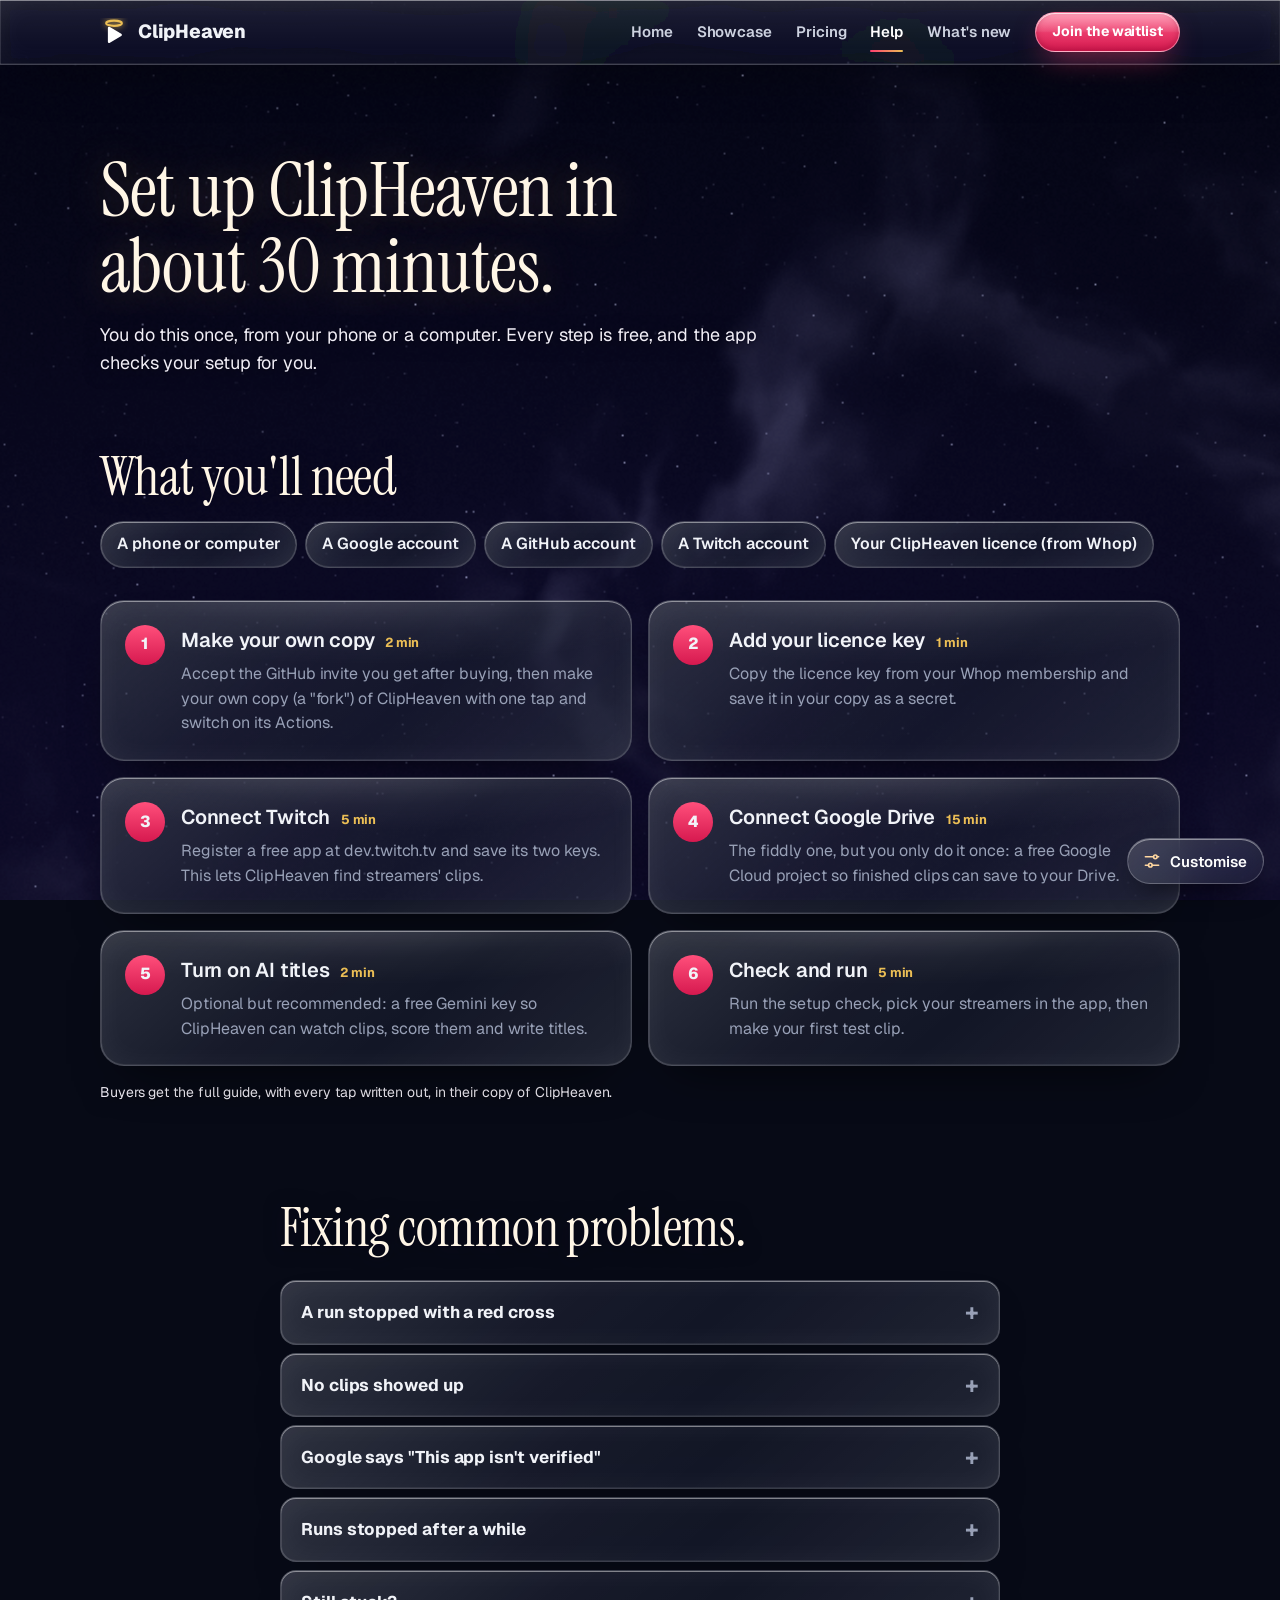
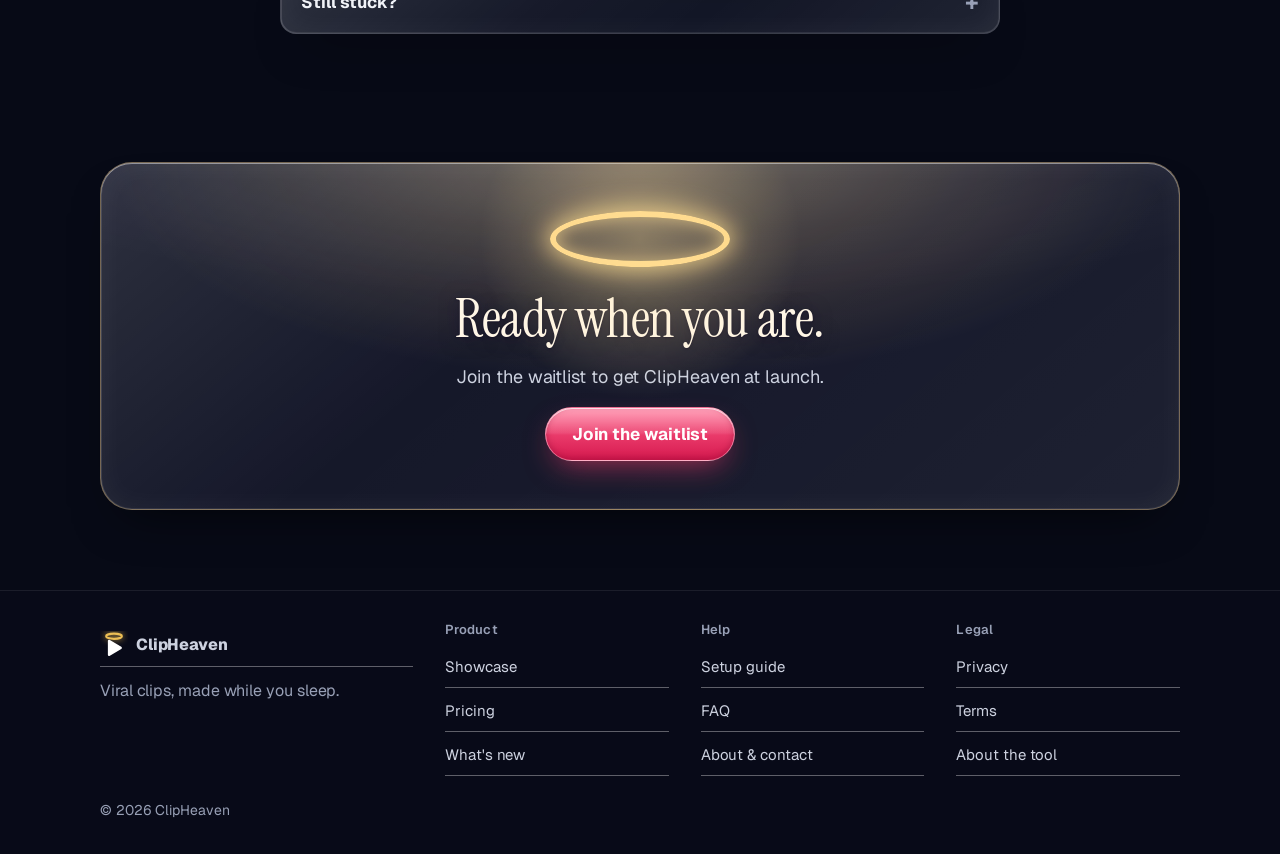
<file: help.html>
<!doctype html>
<html lang="en">
<head>
<meta charset="utf-8">
<meta name="viewport" content="width=device-width, initial-scale=1, viewport-fit=cover">
<title>Help | ClipHeaven</title>
<meta name="description" content="How to set up ClipHeaven, step by step, and fix common problems.">
<meta name="theme-color" content="#070A16">
<meta property="og:title" content="Help | ClipHeaven">
<meta property="og:description" content="How to set up ClipHeaven, step by step, and fix common problems.">
<meta property="og:image" content="https://highligh7heaven.github.io/img/app-home.jpg">
<meta property="og:type" content="website">
<script>try{var c=JSON.parse(localStorage.getItem("ch.look")||"{}"),d=document.documentElement;["sky","clouds","motion","glass"].forEach(function(k){if(c[k])d.setAttribute("data-"+k,c[k]);});}catch(e){}document.documentElement.classList.add("js");</script>
<link rel="preconnect" href="https://fonts.googleapis.com">
<link rel="preconnect" href="https://fonts.gstatic.com" crossorigin>
<link rel="stylesheet" href="https://fonts.googleapis.com/css2?family=Geist:wght@400;500;600;700&family=Instrument+Serif:ital@0;1&display=swap">
<link rel="stylesheet" href="/site.css">
</head>
<body>
<svg class="defs" width="0" height="0" aria-hidden="true" focusable="false">
  <symbol id="gate-art" viewBox="0 0 200 400">
    <defs><linearGradient id="gold" x1="0" x2="1" y1="0" y2="1"><stop offset="0" stop-color="#FFF1C9"/><stop offset=".45" stop-color="#EBBE55"/><stop offset="1" stop-color="#A9781F"/></linearGradient></defs>
    <path d="M6 400V120C6 60 60 18 196 10V400" fill="rgba(20,16,40,.35)" stroke="url(#gold)" stroke-width="8"/>
    <g stroke="url(#gold)" stroke-width="5" fill="none">
      <path d="M40 400V96M74 400V62M108 400V40M142 400V26M176 400V14"/>
      <path d="M6 250H196M6 330H196"/>
      <path d="M40 250c0-26 34-26 34 0M108 250c0-26 34-26 34 0M74 330c0-26 34-26 34 0M142 330c0-26 34-26 34 0"/>
      <circle cx="120" cy="170" r="30"/><circle cx="120" cy="170" r="14"/>
      <path d="M120 140v-14M120 200v14M90 170H76M150 170h14"/>
    </g>
    <g fill="url(#gold)"><circle cx="40" cy="96" r="7"/><circle cx="74" cy="62" r="7"/><circle cx="108" cy="40" r="7"/><circle cx="142" cy="26" r="7"/><circle cx="176" cy="14" r="7"/></g>
  </symbol>
  <filter id="liquid" x="-10%" y="-10%" width="120%" height="120%">
    <feTurbulence type="fractalNoise" baseFrequency="0.008 0.012" numOctaves="2" seed="7" result="noise"/>
    <feGaussianBlur in="noise" stdDeviation="2" result="soft"/>
    <feDisplacementMap in="SourceGraphic" in2="soft" scale="38" xChannelSelector="R" yChannelSelector="G"/>
  </filter>
</svg>
<div class="heaven" aria-hidden="true">
  <div class="sky sky-night"></div>
  <div class="sky sky-dusk" id="sky-dusk"></div>
  <div class="sky sky-dawn" id="sky-dawn"></div>
  <canvas id="stars"></canvas>
  <div class="rays" id="rays"><i></i><i></i><i></i><i></i><i></i><i></i><i></i></div>
  <div class="clouds far" id="clouds-far"></div>
  <div class="clouds mid" id="clouds-mid"></div>
  <div class="clouds near" id="clouds-near"></div>
  <canvas id="motes"></canvas>
</div>
<div class="progress" id="progress" aria-hidden="true"></div>
<header class="nav">
  <div class="nav-in">
    <a class="brand" href="/" aria-label="ClipHeaven home"><svg class="logo" viewBox="0 0 32 32" aria-hidden="true"><ellipse cx="16" cy="6" rx="9" ry="3" fill="none" stroke="#EBBE55" stroke-width="2.4"/><path d="M9 11.5v15.5c0 1.2 1.3 1.9 2.3 1.3l13-7.8c1-.6 1-2 0-2.6l-13-7.7c-1-.6-2.3.1-2.3 1.3z" fill="currentColor"/></svg>ClipHeaven</a>
    <nav class="links" aria-label="Pages"><a href="/">Home</a><a href="/showcase.html">Showcase</a><a href="/pricing.html">Pricing</a><a href="/help.html" aria-current="page">Help</a><a href="/updates.html">What's new</a></nav>
    <a class="btn btn-primary btn-sm js-waitlist nav-cta" href="/#waitlist">Join the waitlist</a>
    <button class="menu-btn" id="menu-btn" aria-label="Open menu" aria-expanded="false" aria-controls="menu"><span></span><span></span><span></span></button>
  </div>
  <div class="menu" id="menu" hidden>
    <nav aria-label="Menu"><a href="/">Home</a><a href="/showcase.html">Showcase</a><a href="/pricing.html">Pricing</a><a href="/help.html" aria-current="page">Help</a><a href="/updates.html">What's new</a></nav>
    <a class="btn btn-primary btn-lg js-waitlist" href="/#waitlist">Join the waitlist</a>
  </div>
</header>
<main>
  <section class="page-hero">
    <div class="wrap">
      <h1>Set up ClipHeaven in about 30 minutes.</h1>
      <p class="lede">You do this once, from your phone or a computer. Every step is free, and the app checks your setup for you.</p>
    </div>
  </section>

  <section class="section tight">
    <div class="wrap">
      <div class="need">
        <h2>What you'll need</h2>
        <ul class="chips"><li>A phone or computer</li><li>A Google account</li><li>A GitHub account</li><li>A Twitch account</li><li>Your ClipHeaven licence (from Whop)</li></ul>
      </div>
      <ol class="hsteps"><li class="hstep"><span class="step-n">1</span><div><h3>Make your own copy <small>2 min</small></h3><p>Accept the GitHub invite you get after buying, then make your own copy (a "fork") of ClipHeaven with one tap and switch on its Actions.</p></div></li><li class="hstep"><span class="step-n">2</span><div><h3>Add your licence key <small>1 min</small></h3><p>Copy the licence key from your Whop membership and save it in your copy as a secret.</p></div></li><li class="hstep"><span class="step-n">3</span><div><h3>Connect Twitch <small>5 min</small></h3><p>Register a free app at dev.twitch.tv and save its two keys. This lets ClipHeaven find streamers' clips.</p></div></li><li class="hstep"><span class="step-n">4</span><div><h3>Connect Google Drive <small>15 min</small></h3><p>The fiddly one, but you only do it once: a free Google Cloud project so finished clips can save to your Drive.</p></div></li><li class="hstep"><span class="step-n">5</span><div><h3>Turn on AI titles <small>2 min</small></h3><p>Optional but recommended: a free Gemini key so ClipHeaven can watch clips, score them and write titles.</p></div></li><li class="hstep"><span class="step-n">6</span><div><h3>Check and run <small>5 min</small></h3><p>Run the setup check, pick your streamers in the app, then make your first test clip.</p></div></li></ol>
      <p class="fine">Buyers get the full guide, with every tap written out, in their copy of ClipHeaven.</p>
    </div>
  </section>

  <section class="section tight">
    <div class="wrap narrow">
      <h2>Fixing common problems.</h2>
      <div class="faq">
        <details><summary>A run stopped with a red cross</summary><p>Open the app: failed runs show what went wrong and how to fix it, often with a one-tap fix. Most often a key was pasted with a space at the end.</p></details>
        <details><summary>No clips showed up</summary><p>Check you've picked streamers in Settings and that they streamed recently. Quiet streamers can give fewer clips; try looking back more days.</p></details>
        <details><summary>Google says "This app isn't verified"</summary><p>That's normal for your own Google Cloud project. Tap Advanced, then Go to ClipHeaven. Only you use it.</p></details>
        <details><summary>Runs stopped after a while</summary><p>GitHub's free minutes may have run out for the month. The app's Stats tab shows your minutes, when they reset and your options.</p></details>
        <details><summary>Still stuck?</summary><p>Take a screenshot of what you see and get in touch from the <a href="/about.html">contact page</a>.</p></details>
      </div>
    </div>
  </section>
  <section class="section">
    <div class="wrap">
      <div class="final">
        <div class="halo-big" aria-hidden="true"><i></i></div>
        <h2>Ready when you are.</h2>
        <p>Join the waitlist to get ClipHeaven at launch.</p>
        <a class="btn btn-primary btn-lg js-waitlist" href="/#waitlist">Join the waitlist</a>
      </div>
    </div>
  </section>

</main>
<footer class="foot">
  <div class="wrap">
    <div class="foot-grid">
      <div class="foot-brand"><a class="brand small" href="/"><svg class="logo" viewBox="0 0 32 32" aria-hidden="true"><ellipse cx="16" cy="6" rx="9" ry="3" fill="none" stroke="#EBBE55" stroke-width="2.4"/><path d="M9 11.5v15.5c0 1.2 1.3 1.9 2.3 1.3l13-7.8c1-.6 1-2 0-2.6l-13-7.7c-1-.6-2.3.1-2.3 1.3z" fill="currentColor"/></svg>ClipHeaven</a><p class="muted">Viral clips, made while you sleep.</p></div>
      <div><h2 class="foot-h">Product</h2><a href="/showcase.html">Showcase</a><a href="/pricing.html">Pricing</a><a href="/updates.html">What's new</a></div>
      <div><h2 class="foot-h">Help</h2><a href="/help.html">Setup guide</a><a href="/#faq">FAQ</a><a href="/about.html">About &amp; contact</a></div>
      <div><h2 class="foot-h">Legal</h2><a href="/privacy.html">Privacy</a><a href="/terms.html">Terms</a><a href="/tool.html">About the tool</a></div>
    </div>
    <p class="muted copy">© <span id="year">2026</span> ClipHeaven</p>
  </div>
</footer>
<div class="toast" id="toast" role="status" aria-live="polite" hidden></div>
<div class="tune" id="tune">
  <button class="tune-btn" id="tune-btn" aria-expanded="false" aria-controls="tune-panel" aria-label="Customise how the site looks">
    <svg viewBox="0 0 24 24" aria-hidden="true"><path d="M4 7h10M18 7h2M4 17h4M12 17h8"/><circle cx="16" cy="7" r="2.2"/><circle cx="10" cy="17" r="2.2"/></svg><span>Customise</span>
  </button>
  <div class="tune-panel" id="tune-panel" role="dialog" aria-label="Customise how the site looks" hidden>
    <div class="tune-row"><span class="tune-l" id="tl-sky">Sky</span>
      <div class="segs" role="radiogroup" aria-labelledby="tl-sky" data-key="sky">
        <button role="radio" data-v="scroll">Follows scroll</button><button role="radio" data-v="night">Night</button><button role="radio" data-v="sunset">Sunset</button><button role="radio" data-v="heaven">Heaven</button>
      </div></div>
    <div class="tune-row"><span class="tune-l" id="tl-clouds">Clouds</span>
      <div class="segs" role="radiogroup" aria-labelledby="tl-clouds" data-key="clouds">
        <button role="radio" data-v="few">Few</button><button role="radio" data-v="some">Some</button><button role="radio" data-v="lots">Lots</button>
      </div></div>
    <div class="tune-row"><span class="tune-l" id="tl-motion">Motion</span>
      <div class="segs" role="radiogroup" aria-labelledby="tl-motion" data-key="motion">
        <button role="radio" data-v="full">Full</button><button role="radio" data-v="calm">Calm</button>
      </div></div>
    <div class="tune-row"><span class="tune-l" id="tl-glass">Panels</span>
      <div class="segs" role="radiogroup" aria-labelledby="tl-glass" data-key="glass">
        <button role="radio" data-v="glass">Glass</button><button role="radio" data-v="solid">Solid</button>
      </div></div>
    <button class="tune-reset" id="tune-reset" type="button">Reset to default</button>
  </div>
</div>
<script src="/sky-gl.js"></script>
<script src="/site.js"></script>
</body>
</html>
</file>
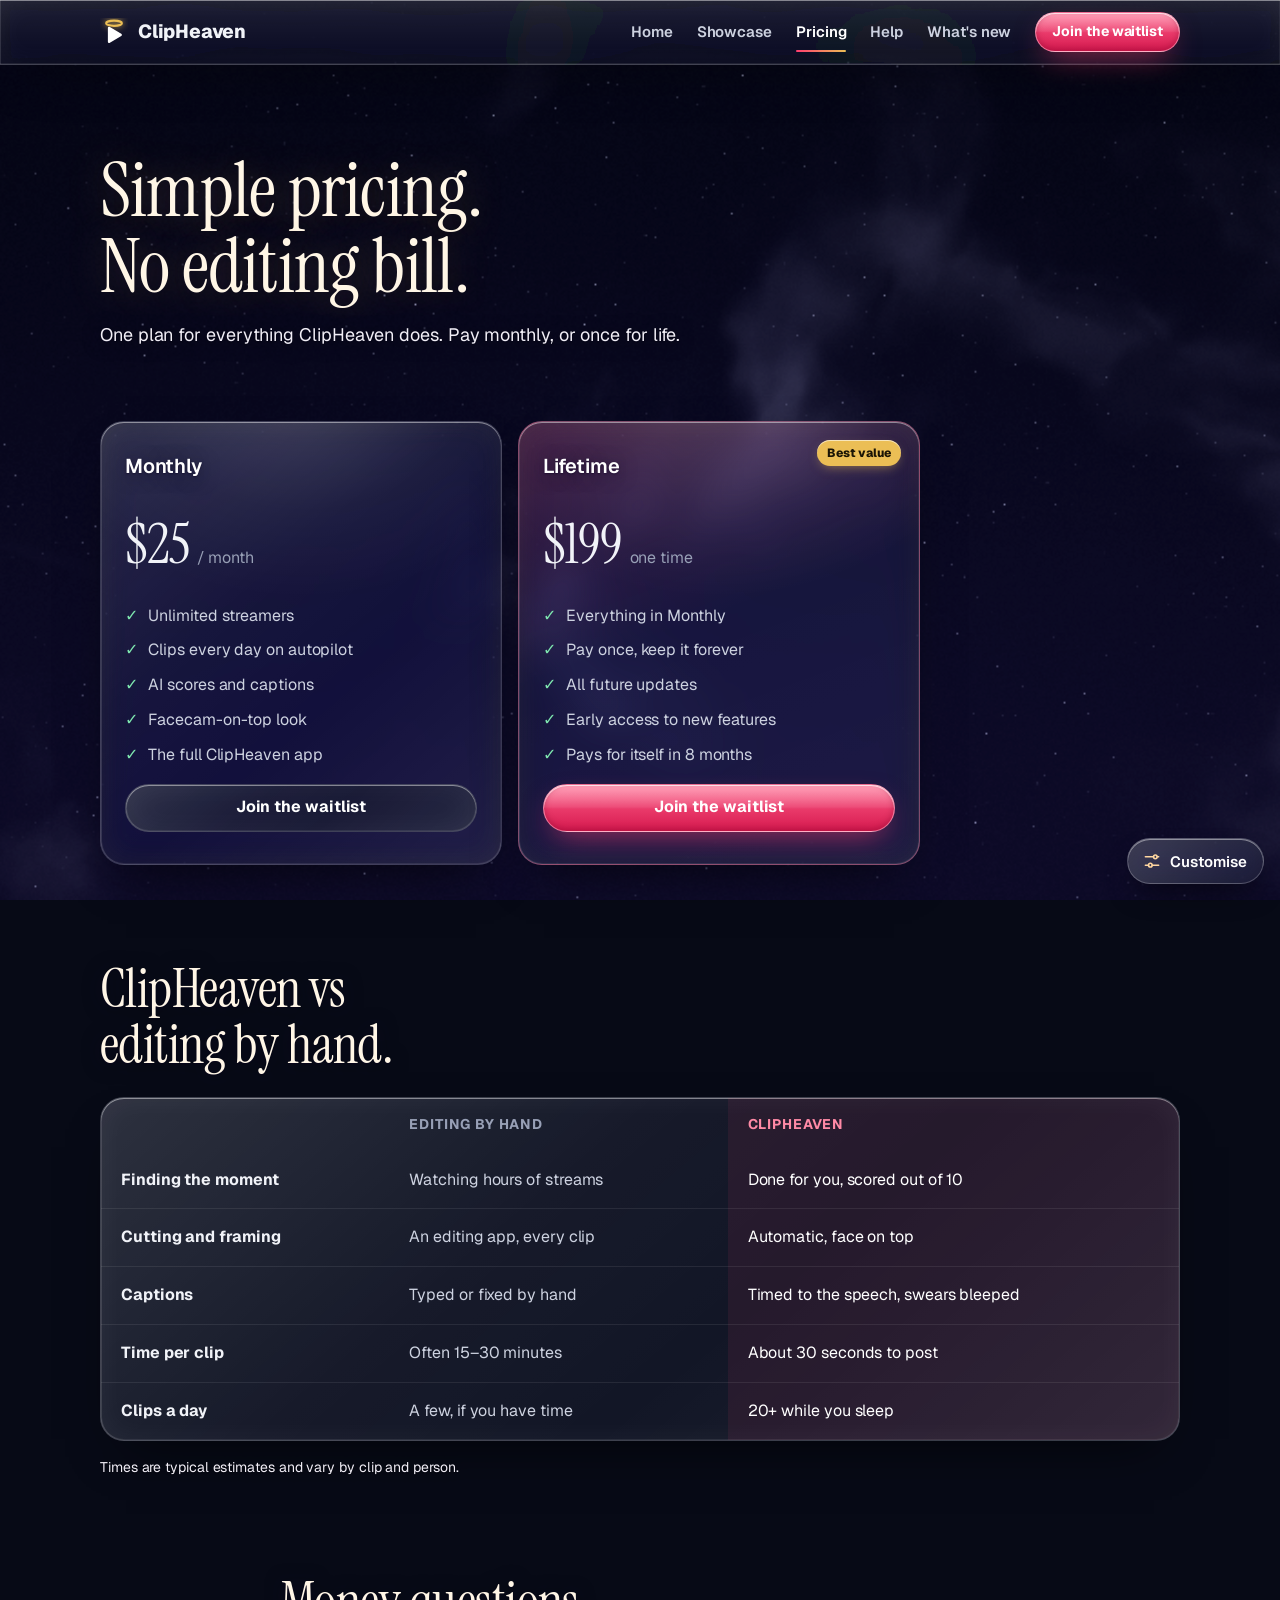
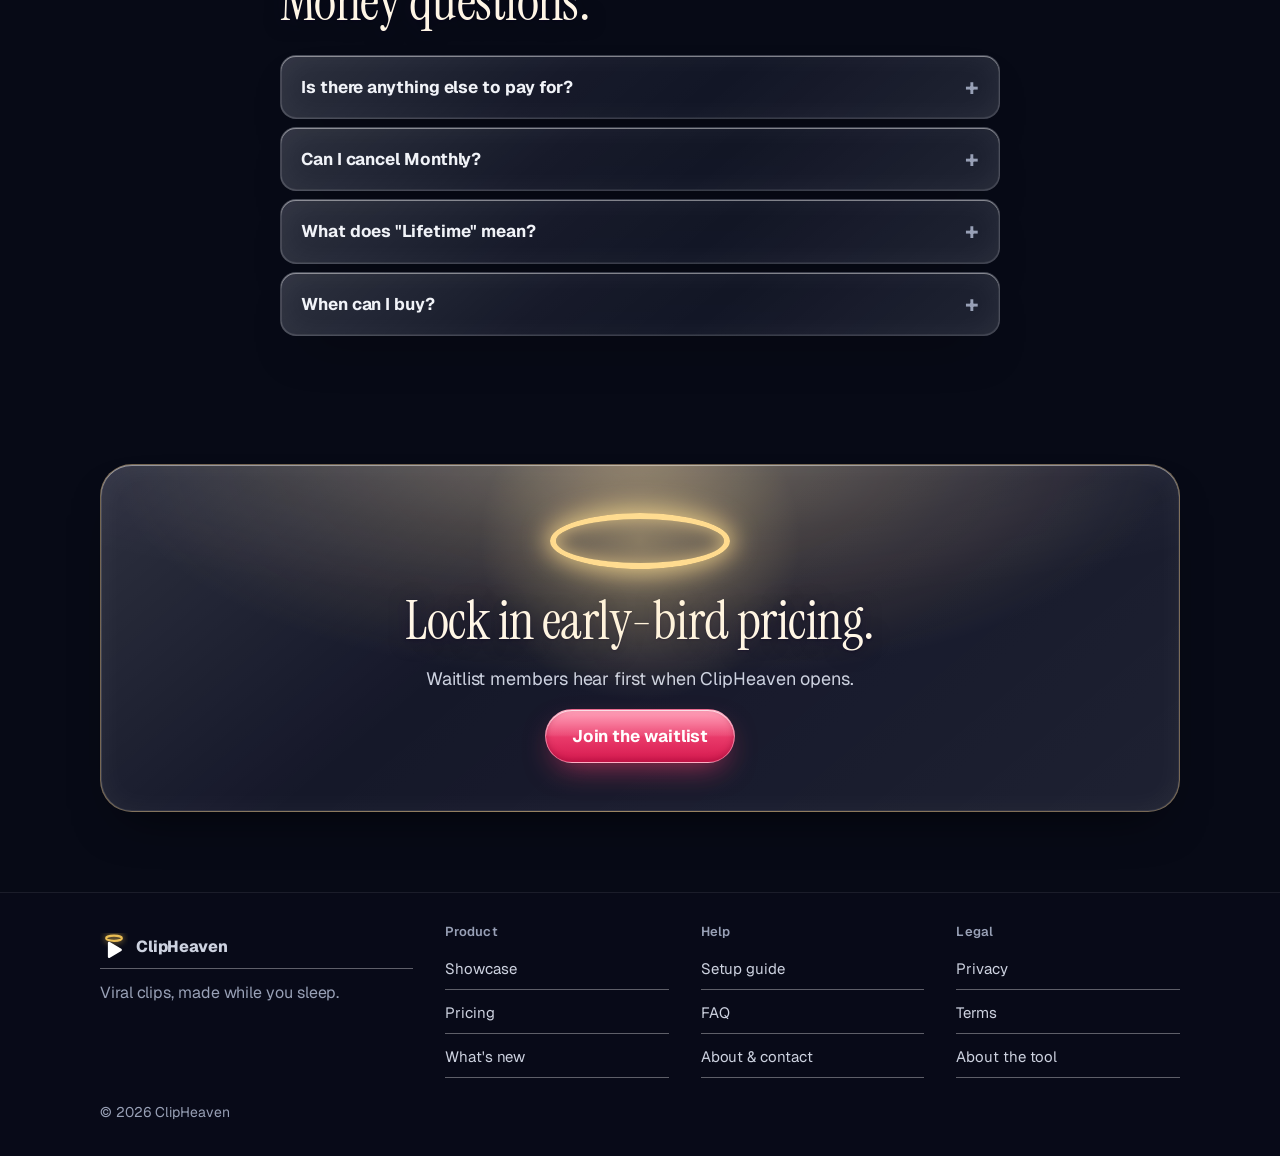
<file: pricing.html>
<!doctype html>
<html lang="en">
<head>
<meta charset="utf-8">
<meta name="viewport" content="width=device-width, initial-scale=1, viewport-fit=cover">
<title>Pricing | ClipHeaven</title>
<meta name="description" content="ClipHeaven pricing: $25 a month or $199 lifetime.">
<meta name="theme-color" content="#070A16">
<meta property="og:title" content="Pricing | ClipHeaven">
<meta property="og:description" content="ClipHeaven pricing: $25 a month or $199 lifetime.">
<meta property="og:image" content="https://highligh7heaven.github.io/img/app-home.jpg">
<meta property="og:type" content="website">
<script>try{var c=JSON.parse(localStorage.getItem("ch.look")||"{}"),d=document.documentElement;["sky","clouds","motion","glass"].forEach(function(k){if(c[k])d.setAttribute("data-"+k,c[k]);});}catch(e){}document.documentElement.classList.add("js");</script>
<link rel="preconnect" href="https://fonts.googleapis.com">
<link rel="preconnect" href="https://fonts.gstatic.com" crossorigin>
<link rel="stylesheet" href="https://fonts.googleapis.com/css2?family=Geist:wght@400;500;600;700&family=Instrument+Serif:ital@0;1&display=swap">
<link rel="stylesheet" href="/site.css">
</head>
<body>
<svg class="defs" width="0" height="0" aria-hidden="true" focusable="false">
  <symbol id="gate-art" viewBox="0 0 200 400">
    <defs><linearGradient id="gold" x1="0" x2="1" y1="0" y2="1"><stop offset="0" stop-color="#FFF1C9"/><stop offset=".45" stop-color="#EBBE55"/><stop offset="1" stop-color="#A9781F"/></linearGradient></defs>
    <path d="M6 400V120C6 60 60 18 196 10V400" fill="rgba(20,16,40,.35)" stroke="url(#gold)" stroke-width="8"/>
    <g stroke="url(#gold)" stroke-width="5" fill="none">
      <path d="M40 400V96M74 400V62M108 400V40M142 400V26M176 400V14"/>
      <path d="M6 250H196M6 330H196"/>
      <path d="M40 250c0-26 34-26 34 0M108 250c0-26 34-26 34 0M74 330c0-26 34-26 34 0M142 330c0-26 34-26 34 0"/>
      <circle cx="120" cy="170" r="30"/><circle cx="120" cy="170" r="14"/>
      <path d="M120 140v-14M120 200v14M90 170H76M150 170h14"/>
    </g>
    <g fill="url(#gold)"><circle cx="40" cy="96" r="7"/><circle cx="74" cy="62" r="7"/><circle cx="108" cy="40" r="7"/><circle cx="142" cy="26" r="7"/><circle cx="176" cy="14" r="7"/></g>
  </symbol>
  <filter id="liquid" x="-10%" y="-10%" width="120%" height="120%">
    <feTurbulence type="fractalNoise" baseFrequency="0.008 0.012" numOctaves="2" seed="7" result="noise"/>
    <feGaussianBlur in="noise" stdDeviation="2" result="soft"/>
    <feDisplacementMap in="SourceGraphic" in2="soft" scale="38" xChannelSelector="R" yChannelSelector="G"/>
  </filter>
</svg>
<div class="heaven" aria-hidden="true">
  <div class="sky sky-night"></div>
  <div class="sky sky-dusk" id="sky-dusk"></div>
  <div class="sky sky-dawn" id="sky-dawn"></div>
  <canvas id="stars"></canvas>
  <div class="rays" id="rays"><i></i><i></i><i></i><i></i><i></i><i></i><i></i></div>
  <div class="clouds far" id="clouds-far"></div>
  <div class="clouds mid" id="clouds-mid"></div>
  <div class="clouds near" id="clouds-near"></div>
  <canvas id="motes"></canvas>
</div>
<div class="progress" id="progress" aria-hidden="true"></div>
<header class="nav">
  <div class="nav-in">
    <a class="brand" href="/" aria-label="ClipHeaven home"><svg class="logo" viewBox="0 0 32 32" aria-hidden="true"><ellipse cx="16" cy="6" rx="9" ry="3" fill="none" stroke="#EBBE55" stroke-width="2.4"/><path d="M9 11.5v15.5c0 1.2 1.3 1.9 2.3 1.3l13-7.8c1-.6 1-2 0-2.6l-13-7.7c-1-.6-2.3.1-2.3 1.3z" fill="currentColor"/></svg>ClipHeaven</a>
    <nav class="links" aria-label="Pages"><a href="/">Home</a><a href="/showcase.html">Showcase</a><a href="/pricing.html" aria-current="page">Pricing</a><a href="/help.html">Help</a><a href="/updates.html">What's new</a></nav>
    <a class="btn btn-primary btn-sm js-waitlist nav-cta" href="/#waitlist">Join the waitlist</a>
    <button class="menu-btn" id="menu-btn" aria-label="Open menu" aria-expanded="false" aria-controls="menu"><span></span><span></span><span></span></button>
  </div>
  <div class="menu" id="menu" hidden>
    <nav aria-label="Menu"><a href="/">Home</a><a href="/showcase.html">Showcase</a><a href="/pricing.html" aria-current="page">Pricing</a><a href="/help.html">Help</a><a href="/updates.html">What's new</a></nav>
    <a class="btn btn-primary btn-lg js-waitlist" href="/#waitlist">Join the waitlist</a>
  </div>
</header>
<main>
  <section class="page-hero">
    <div class="wrap">
      <h1>Simple pricing. No editing bill.</h1>
      <p class="lede">One plan for everything ClipHeaven does. Pay monthly, or once for life.</p>
    </div>
  </section>

  <section class="section tight">
    <div class="wrap">
      <div class="plans">
        <article class="plan">
          <h2 class="plan-name">Monthly</h2>
          <p class="price"><b>$25</b><span>/ month</span></p>
          <ul><li>Unlimited streamers</li><li>Clips every day on autopilot</li><li>AI scores and captions</li><li>Facecam-on-top look</li><li>The full ClipHeaven app</li></ul>
          <a class="btn btn-ghost js-waitlist" href="/#waitlist">Join the waitlist</a>
        </article>
        <article class="plan best">
          <span class="badge">Best value</span>
          <h2 class="plan-name">Lifetime</h2>
          <p class="price"><b>$199</b><span>one time</span></p>
          <ul><li>Everything in Monthly</li><li>Pay once, keep it forever</li><li>All future updates</li><li>Early access to new features</li><li>Pays for itself in 8 months</li></ul>
          <a class="btn btn-primary js-waitlist" href="/#waitlist">Join the waitlist</a>
        </article>
      </div>
    </div>
  </section>

  <section class="section tight">
    <div class="wrap">
      <h2>ClipHeaven vs editing by hand.</h2>
      <div class="table-wrap" tabindex="0" role="region" aria-label="ClipHeaven compared with editing by hand">
        <table class="compare">
          <thead><tr><th scope="col"><span class="sr-only">Task</span></th><th scope="col">Editing by hand</th><th scope="col" class="us">ClipHeaven</th></tr></thead>
          <tbody>
            <tr><th scope="row">Finding the moment</th><td>Watching hours of streams</td><td class="us">Done for you, scored out of 10</td></tr>
            <tr><th scope="row">Cutting and framing</th><td>An editing app, every clip</td><td class="us">Automatic, face on top</td></tr>
            <tr><th scope="row">Captions</th><td>Typed or fixed by hand</td><td class="us">Timed to the speech, swears bleeped</td></tr>
            <tr><th scope="row">Time per clip</th><td>Often 15–30 minutes</td><td class="us">About 30 seconds to post</td></tr>
            <tr><th scope="row">Clips a day</th><td>A few, if you have time</td><td class="us">20+ while you sleep</td></tr>
          </tbody>
        </table>
      </div>
      <p class="fine">Times are typical estimates and vary by clip and person.</p>
    </div>
  </section>

  <section class="section tight">
    <div class="wrap narrow">
      <h2>Money questions.</h2>
      <div class="faq">
        <details><summary>Is there anything else to pay for?</summary><p>ClipHeaven runs on your own free Google and GitHub accounts. Making lots of clips every day can use more of GitHub's free monthly minutes than the free plan includes; the setup guide explains your options, including free ones.</p></details>
        <details><summary>Can I cancel Monthly?</summary><p>Yes, any time from your Whop account. You keep access until the end of the month you paid for.</p></details>
        <details><summary>What does "Lifetime" mean?</summary><p>You pay once and keep ClipHeaven, including future updates, for as long as ClipHeaven is around.</p></details>
        <details><summary>When can I buy?</summary><p>At launch. Join the waitlist and you'll hear first, with early-bird pricing.</p></details>
      </div>
    </div>
  </section>
  <section class="section">
    <div class="wrap">
      <div class="final">
        <div class="halo-big" aria-hidden="true"><i></i></div>
        <h2>Lock in early-bird pricing.</h2>
        <p>Waitlist members hear first when ClipHeaven opens.</p>
        <a class="btn btn-primary btn-lg js-waitlist" href="/#waitlist">Join the waitlist</a>
      </div>
    </div>
  </section>

</main>
<footer class="foot">
  <div class="wrap">
    <div class="foot-grid">
      <div class="foot-brand"><a class="brand small" href="/"><svg class="logo" viewBox="0 0 32 32" aria-hidden="true"><ellipse cx="16" cy="6" rx="9" ry="3" fill="none" stroke="#EBBE55" stroke-width="2.4"/><path d="M9 11.5v15.5c0 1.2 1.3 1.9 2.3 1.3l13-7.8c1-.6 1-2 0-2.6l-13-7.7c-1-.6-2.3.1-2.3 1.3z" fill="currentColor"/></svg>ClipHeaven</a><p class="muted">Viral clips, made while you sleep.</p></div>
      <div><h2 class="foot-h">Product</h2><a href="/showcase.html">Showcase</a><a href="/pricing.html">Pricing</a><a href="/updates.html">What's new</a></div>
      <div><h2 class="foot-h">Help</h2><a href="/help.html">Setup guide</a><a href="/#faq">FAQ</a><a href="/about.html">About &amp; contact</a></div>
      <div><h2 class="foot-h">Legal</h2><a href="/privacy.html">Privacy</a><a href="/terms.html">Terms</a><a href="/tool.html">About the tool</a></div>
    </div>
    <p class="muted copy">© <span id="year">2026</span> ClipHeaven</p>
  </div>
</footer>
<div class="toast" id="toast" role="status" aria-live="polite" hidden></div>
<div class="tune" id="tune">
  <button class="tune-btn" id="tune-btn" aria-expanded="false" aria-controls="tune-panel" aria-label="Customise how the site looks">
    <svg viewBox="0 0 24 24" aria-hidden="true"><path d="M4 7h10M18 7h2M4 17h4M12 17h8"/><circle cx="16" cy="7" r="2.2"/><circle cx="10" cy="17" r="2.2"/></svg><span>Customise</span>
  </button>
  <div class="tune-panel" id="tune-panel" role="dialog" aria-label="Customise how the site looks" hidden>
    <div class="tune-row"><span class="tune-l" id="tl-sky">Sky</span>
      <div class="segs" role="radiogroup" aria-labelledby="tl-sky" data-key="sky">
        <button role="radio" data-v="scroll">Follows scroll</button><button role="radio" data-v="night">Night</button><button role="radio" data-v="sunset">Sunset</button><button role="radio" data-v="heaven">Heaven</button>
      </div></div>
    <div class="tune-row"><span class="tune-l" id="tl-clouds">Clouds</span>
      <div class="segs" role="radiogroup" aria-labelledby="tl-clouds" data-key="clouds">
        <button role="radio" data-v="few">Few</button><button role="radio" data-v="some">Some</button><button role="radio" data-v="lots">Lots</button>
      </div></div>
    <div class="tune-row"><span class="tune-l" id="tl-motion">Motion</span>
      <div class="segs" role="radiogroup" aria-labelledby="tl-motion" data-key="motion">
        <button role="radio" data-v="full">Full</button><button role="radio" data-v="calm">Calm</button>
      </div></div>
    <div class="tune-row"><span class="tune-l" id="tl-glass">Panels</span>
      <div class="segs" role="radiogroup" aria-labelledby="tl-glass" data-key="glass">
        <button role="radio" data-v="glass">Glass</button><button role="radio" data-v="solid">Solid</button>
      </div></div>
    <button class="tune-reset" id="tune-reset" type="button">Reset to default</button>
  </div>
</div>
<script src="/sky-gl.js"></script>
<script src="/site.js"></script>
</body>
</html>
</file>
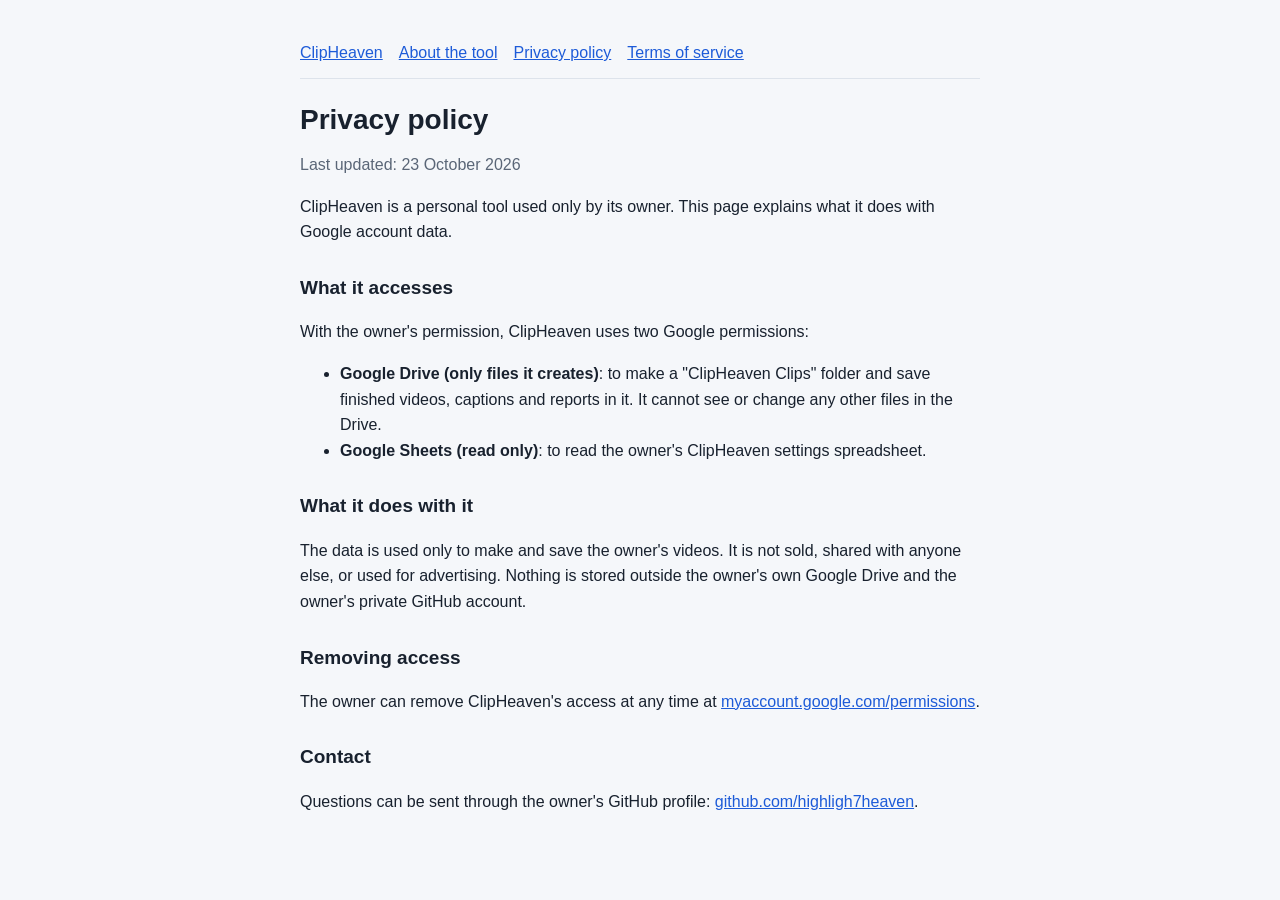
<file: privacy.html>
<!doctype html>
<html lang="en"><head><meta charset="utf-8"><meta name="viewport" content="width=device-width, initial-scale=1">
<title>ClipHeaven privacy policy</title><link rel="stylesheet" href="/style.css"></head>
<body><main><nav><a href="/">ClipHeaven</a><a href="/tool.html">About the tool</a><a href="/privacy.html">Privacy policy</a><a href="/terms.html">Terms of service</a></nav>
<h1>Privacy policy</h1>
<p class="muted">Last updated: 23 October 2026</p>
<p>ClipHeaven is a personal tool used only by its owner. This page explains what it does with Google account data.</p>
<h2>What it accesses</h2>
<p>With the owner's permission, ClipHeaven uses two Google permissions:</p>
<ul>
<li><b>Google Drive (only files it creates)</b>: to make a "ClipHeaven Clips" folder and save finished videos, captions and reports in it. It cannot see or change any other files in the Drive.</li>
<li><b>Google Sheets (read only)</b>: to read the owner's ClipHeaven settings spreadsheet.</li>
</ul>
<h2>What it does with it</h2>
<p>The data is used only to make and save the owner's videos. It is not sold, shared with anyone else, or used for advertising. Nothing is stored outside the owner's own Google Drive and the owner's private GitHub account.</p>
<h2>Removing access</h2>
<p>The owner can remove ClipHeaven's access at any time at <a href="https://myaccount.google.com/permissions">myaccount.google.com/permissions</a>.</p>
<h2>Contact</h2>
<p>Questions can be sent through the owner's GitHub profile: <a href="https://github.com/highligh7heaven">github.com/highligh7heaven</a>.</p>
</main></body></html>
</file>
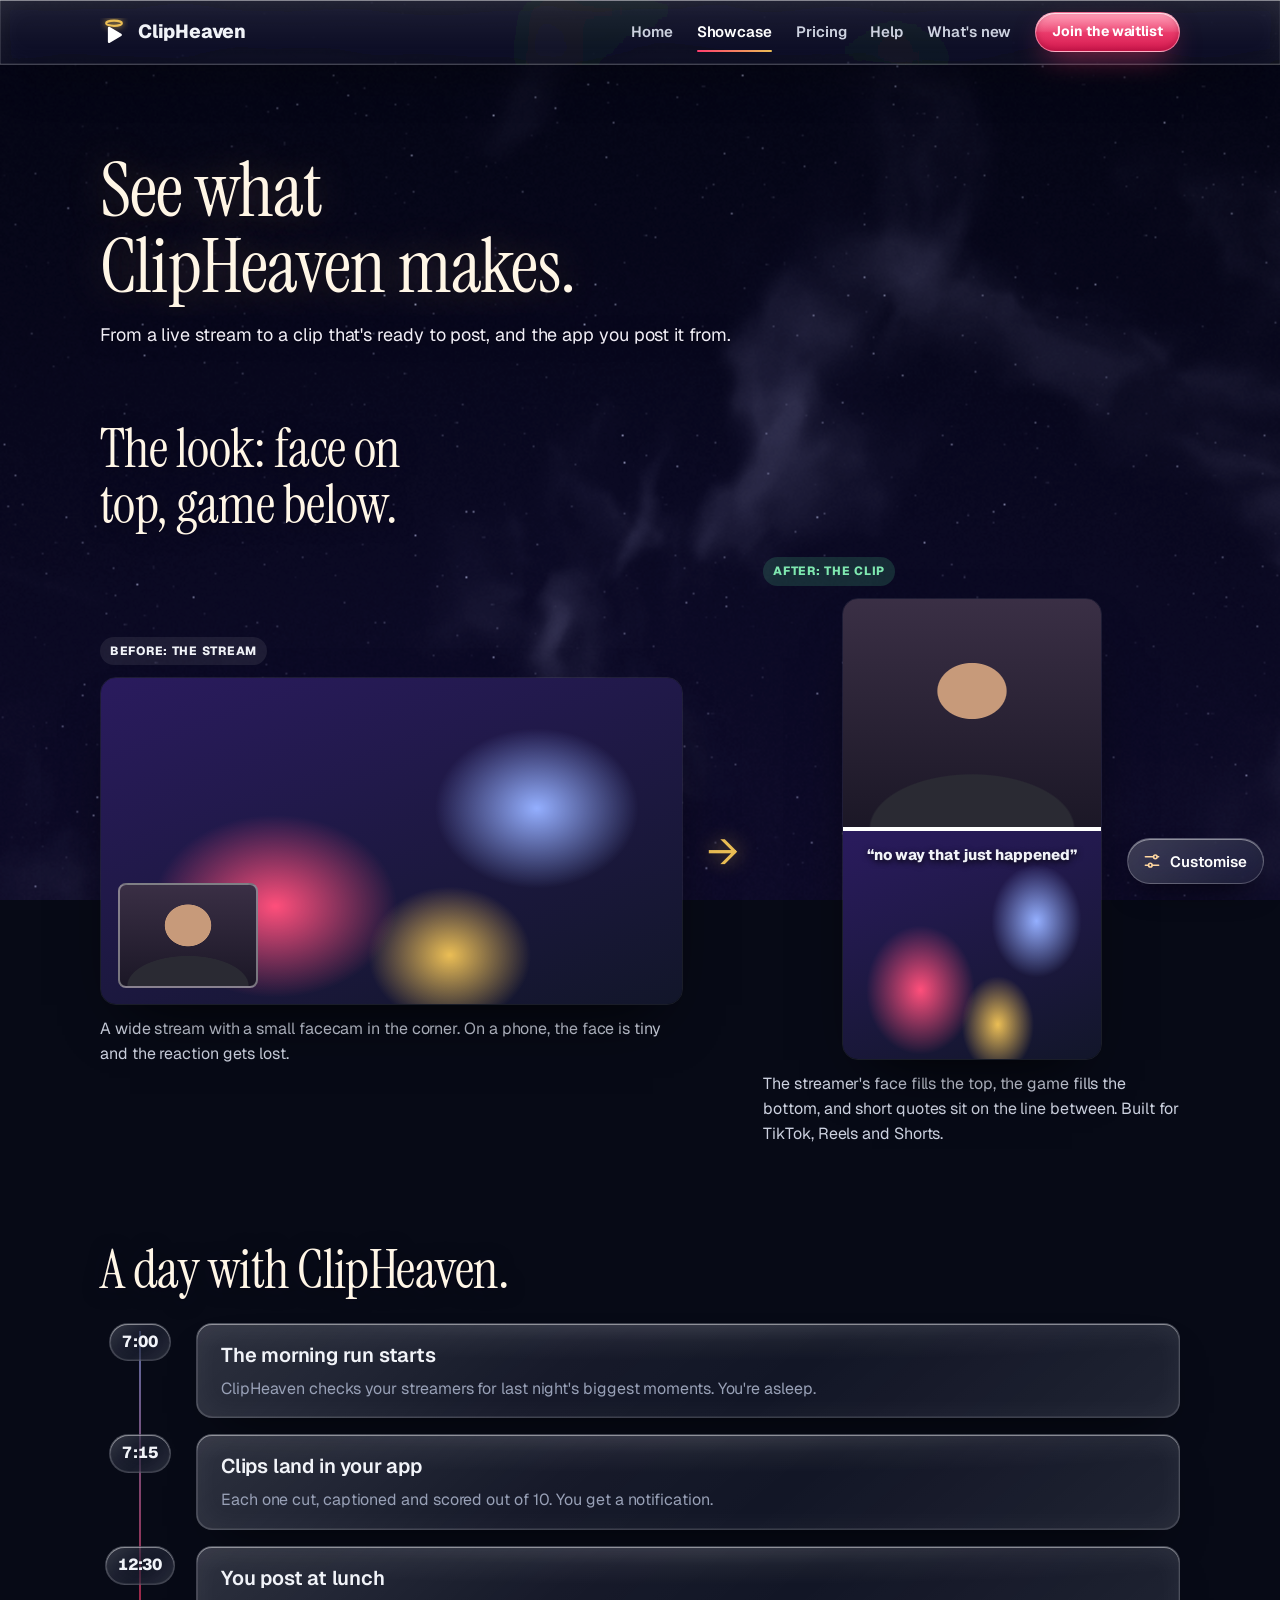
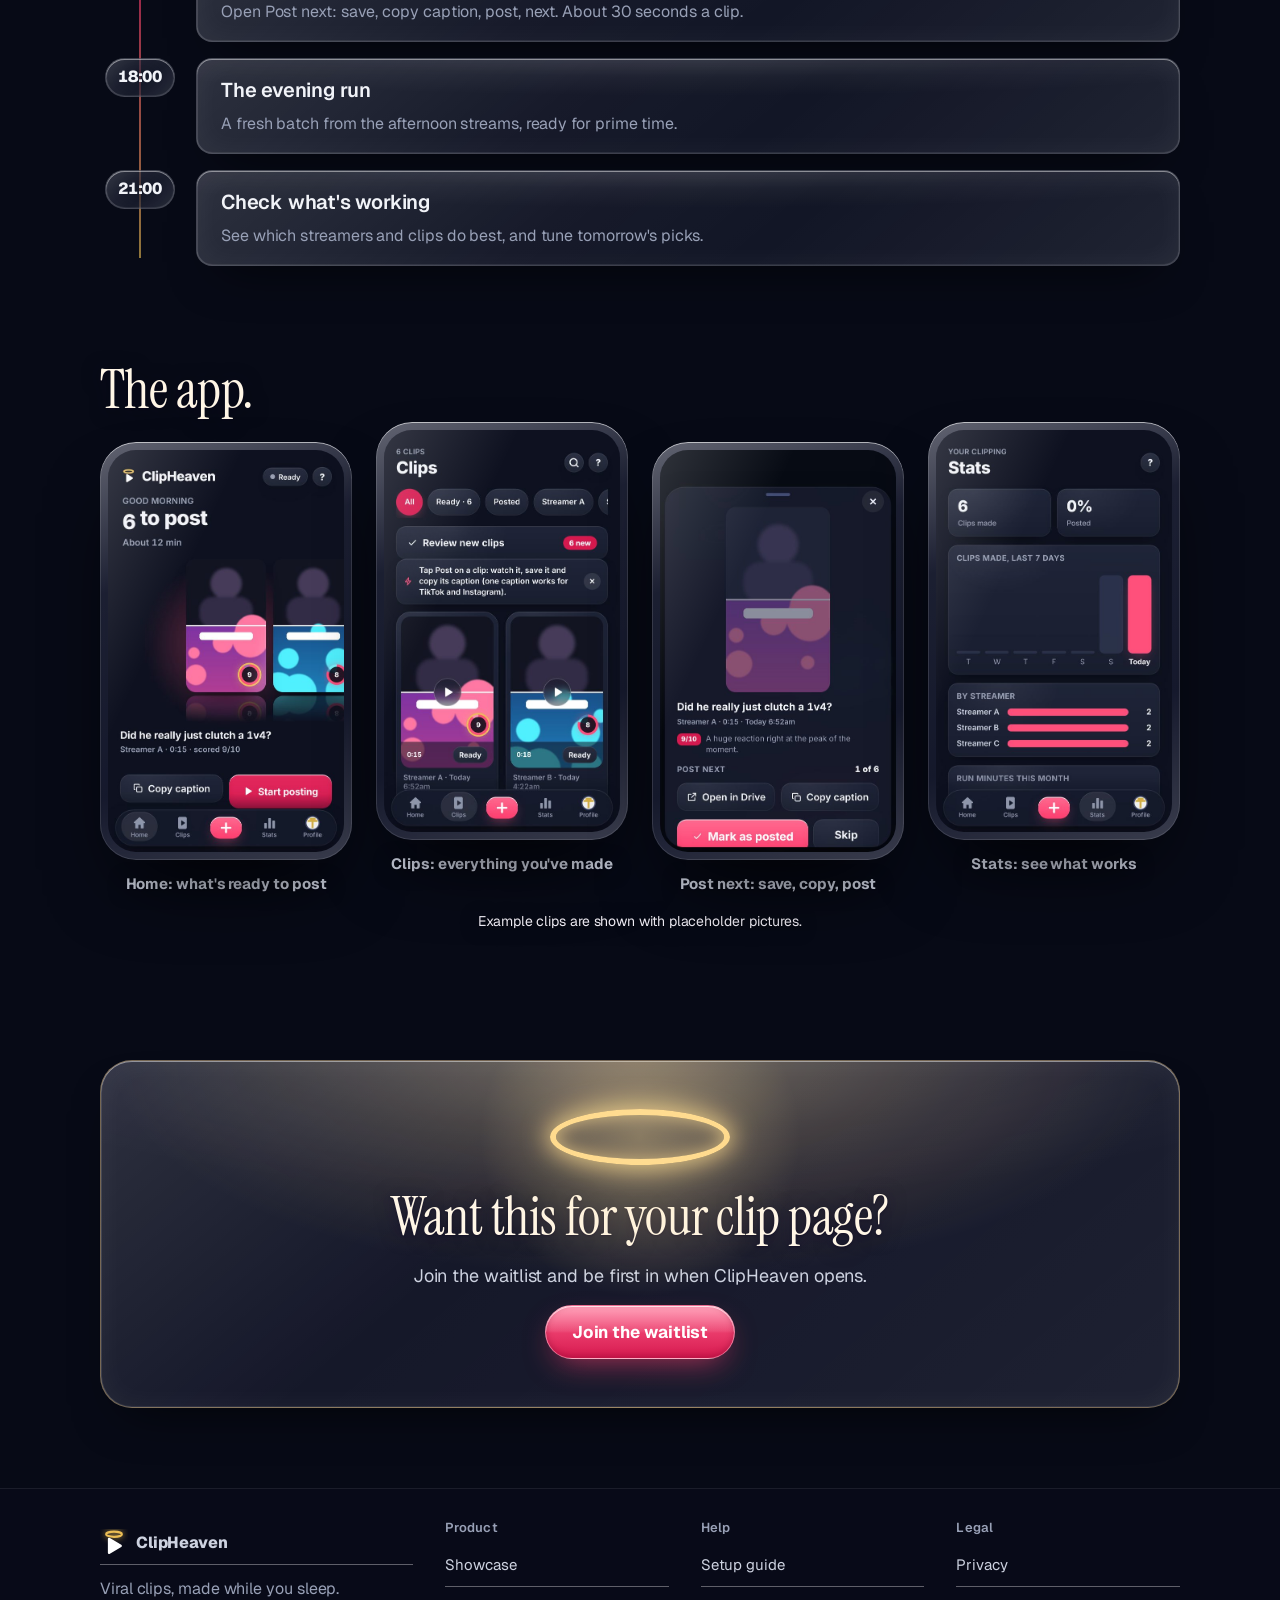
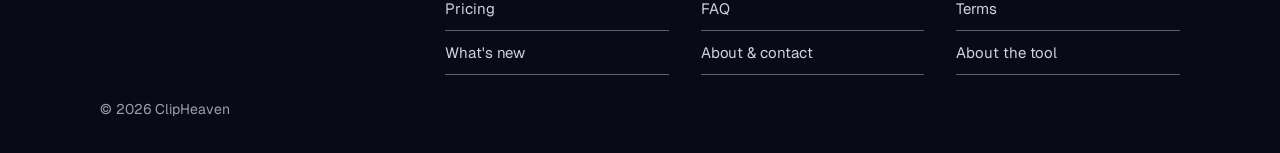
<file: showcase.html>
<!doctype html>
<html lang="en">
<head>
<meta charset="utf-8">
<meta name="viewport" content="width=device-width, initial-scale=1, viewport-fit=cover">
<title>Showcase | ClipHeaven</title>
<meta name="description" content="See the clips ClipHeaven makes and the app you post them from.">
<meta name="theme-color" content="#070A16">
<meta property="og:title" content="Showcase | ClipHeaven">
<meta property="og:description" content="See the clips ClipHeaven makes and the app you post them from.">
<meta property="og:image" content="https://highligh7heaven.github.io/img/app-home.jpg">
<meta property="og:type" content="website">
<script>try{var c=JSON.parse(localStorage.getItem("ch.look")||"{}"),d=document.documentElement;["sky","clouds","motion","glass"].forEach(function(k){if(c[k])d.setAttribute("data-"+k,c[k]);});}catch(e){}document.documentElement.classList.add("js");</script>
<link rel="preconnect" href="https://fonts.googleapis.com">
<link rel="preconnect" href="https://fonts.gstatic.com" crossorigin>
<link rel="stylesheet" href="https://fonts.googleapis.com/css2?family=Geist:wght@400;500;600;700&family=Instrument+Serif:ital@0;1&display=swap">
<link rel="stylesheet" href="/site.css">
</head>
<body>
<svg class="defs" width="0" height="0" aria-hidden="true" focusable="false">
  <symbol id="gate-art" viewBox="0 0 200 400">
    <defs><linearGradient id="gold" x1="0" x2="1" y1="0" y2="1"><stop offset="0" stop-color="#FFF1C9"/><stop offset=".45" stop-color="#EBBE55"/><stop offset="1" stop-color="#A9781F"/></linearGradient></defs>
    <path d="M6 400V120C6 60 60 18 196 10V400" fill="rgba(20,16,40,.35)" stroke="url(#gold)" stroke-width="8"/>
    <g stroke="url(#gold)" stroke-width="5" fill="none">
      <path d="M40 400V96M74 400V62M108 400V40M142 400V26M176 400V14"/>
      <path d="M6 250H196M6 330H196"/>
      <path d="M40 250c0-26 34-26 34 0M108 250c0-26 34-26 34 0M74 330c0-26 34-26 34 0M142 330c0-26 34-26 34 0"/>
      <circle cx="120" cy="170" r="30"/><circle cx="120" cy="170" r="14"/>
      <path d="M120 140v-14M120 200v14M90 170H76M150 170h14"/>
    </g>
    <g fill="url(#gold)"><circle cx="40" cy="96" r="7"/><circle cx="74" cy="62" r="7"/><circle cx="108" cy="40" r="7"/><circle cx="142" cy="26" r="7"/><circle cx="176" cy="14" r="7"/></g>
  </symbol>
  <filter id="liquid" x="-10%" y="-10%" width="120%" height="120%">
    <feTurbulence type="fractalNoise" baseFrequency="0.008 0.012" numOctaves="2" seed="7" result="noise"/>
    <feGaussianBlur in="noise" stdDeviation="2" result="soft"/>
    <feDisplacementMap in="SourceGraphic" in2="soft" scale="38" xChannelSelector="R" yChannelSelector="G"/>
  </filter>
</svg>
<div class="heaven" aria-hidden="true">
  <div class="sky sky-night"></div>
  <div class="sky sky-dusk" id="sky-dusk"></div>
  <div class="sky sky-dawn" id="sky-dawn"></div>
  <canvas id="stars"></canvas>
  <div class="rays" id="rays"><i></i><i></i><i></i><i></i><i></i><i></i><i></i></div>
  <div class="clouds far" id="clouds-far"></div>
  <div class="clouds mid" id="clouds-mid"></div>
  <div class="clouds near" id="clouds-near"></div>
  <canvas id="motes"></canvas>
</div>
<div class="progress" id="progress" aria-hidden="true"></div>
<header class="nav">
  <div class="nav-in">
    <a class="brand" href="/" aria-label="ClipHeaven home"><svg class="logo" viewBox="0 0 32 32" aria-hidden="true"><ellipse cx="16" cy="6" rx="9" ry="3" fill="none" stroke="#EBBE55" stroke-width="2.4"/><path d="M9 11.5v15.5c0 1.2 1.3 1.9 2.3 1.3l13-7.8c1-.6 1-2 0-2.6l-13-7.7c-1-.6-2.3.1-2.3 1.3z" fill="currentColor"/></svg>ClipHeaven</a>
    <nav class="links" aria-label="Pages"><a href="/">Home</a><a href="/showcase.html" aria-current="page">Showcase</a><a href="/pricing.html">Pricing</a><a href="/help.html">Help</a><a href="/updates.html">What's new</a></nav>
    <a class="btn btn-primary btn-sm js-waitlist nav-cta" href="/#waitlist">Join the waitlist</a>
    <button class="menu-btn" id="menu-btn" aria-label="Open menu" aria-expanded="false" aria-controls="menu"><span></span><span></span><span></span></button>
  </div>
  <div class="menu" id="menu" hidden>
    <nav aria-label="Menu"><a href="/">Home</a><a href="/showcase.html" aria-current="page">Showcase</a><a href="/pricing.html">Pricing</a><a href="/help.html">Help</a><a href="/updates.html">What's new</a></nav>
    <a class="btn btn-primary btn-lg js-waitlist" href="/#waitlist">Join the waitlist</a>
  </div>
</header>
<main>
  <section class="page-hero">
    <div class="wrap">
      <h1>See what ClipHeaven makes.</h1>
      <p class="lede">From a live stream to a clip that's ready to post, and the app you post it from.</p>
    </div>
  </section>

  <section class="section tight">
    <div class="wrap">
      <h2>The look: face on top, game below.</h2>
      <div class="split-demo">
        <div class="before">
          <span class="tag">Before: the stream</span>
          <div class="frame16"><div class="game-art"></div><div class="cam-art"></div></div>
          <p>A wide stream with a small facecam in the corner. On a phone, the face is tiny and the reaction gets lost.</p>
        </div>
        <div class="arrow" aria-hidden="true">→</div>
        <div class="after">
          <span class="tag good">After: the clip</span>
          <div class="frame9"><div class="cam-top"></div><div class="line"></div><div class="game-bottom"></div><span class="quote">“no way that just happened”</span></div>
          <p>The streamer's face fills the top, the game fills the bottom, and short quotes sit on the line between. Built for TikTok, Reels and Shorts.</p>
        </div>
      </div>
    </div>
  </section>

  <section class="section tight">
    <div class="wrap">
      <h2>A day with ClipHeaven.</h2>
      <ol class="timeline">
        <li><time>7:00</time><div><h3>The morning run starts</h3><p>ClipHeaven checks your streamers for last night's biggest moments. You're asleep.</p></div></li>
        <li><time>7:15</time><div><h3>Clips land in your app</h3><p>Each one cut, captioned and scored out of 10. You get a notification.</p></div></li>
        <li><time>12:30</time><div><h3>You post at lunch</h3><p>Open Post next: save, copy caption, post, next. About 30 seconds a clip.</p></div></li>
        <li><time>18:00</time><div><h3>The evening run</h3><p>A fresh batch from the afternoon streams, ready for prime time.</p></div></li>
        <li><time>21:00</time><div><h3>Check what's working</h3><p>See which streamers and clips do best, and tune tomorrow's picks.</p></div></li>
      </ol>
    </div>
  </section>

  <section class="section tight showcase">
    <div class="wrap">
      <h2>The app.</h2>
      <div class="shots" tabindex="0" role="region" aria-label="App screenshots">
        <figure><div class="phone sm"><img src="/img/app-home.jpg" width="585" height="1266" loading="lazy" alt="Home: clips ready to post with AI scores."></div><figcaption>Home: what's ready to post</figcaption></figure>
        <figure><div class="phone sm"><img src="/img/app-clips.jpg" width="585" height="1266" loading="lazy" alt="Clips: a grid of finished clips."></div><figcaption>Clips: everything you've made</figcaption></figure>
        <figure><div class="phone sm"><img src="/img/app-clip.jpg" width="585" height="1266" loading="lazy" alt="Posting: save, copy caption, mark as posted or skip."></div><figcaption>Post next: save, copy, post</figcaption></figure>
        <figure><div class="phone sm"><img src="/img/app-stats.jpg" width="585" height="1266" loading="lazy" alt="Stats: clips made and per streamer."></div><figcaption>Stats: see what works</figcaption></figure>
      </div>
      <p class="fine center">Example clips are shown with placeholder pictures.</p>
    </div>
  </section>
  <section class="section">
    <div class="wrap">
      <div class="final">
        <div class="halo-big" aria-hidden="true"><i></i></div>
        <h2>Want this for your clip page?</h2>
        <p>Join the waitlist and be first in when ClipHeaven opens.</p>
        <a class="btn btn-primary btn-lg js-waitlist" href="/#waitlist">Join the waitlist</a>
      </div>
    </div>
  </section>

</main>
<footer class="foot">
  <div class="wrap">
    <div class="foot-grid">
      <div class="foot-brand"><a class="brand small" href="/"><svg class="logo" viewBox="0 0 32 32" aria-hidden="true"><ellipse cx="16" cy="6" rx="9" ry="3" fill="none" stroke="#EBBE55" stroke-width="2.4"/><path d="M9 11.5v15.5c0 1.2 1.3 1.9 2.3 1.3l13-7.8c1-.6 1-2 0-2.6l-13-7.7c-1-.6-2.3.1-2.3 1.3z" fill="currentColor"/></svg>ClipHeaven</a><p class="muted">Viral clips, made while you sleep.</p></div>
      <div><h2 class="foot-h">Product</h2><a href="/showcase.html">Showcase</a><a href="/pricing.html">Pricing</a><a href="/updates.html">What's new</a></div>
      <div><h2 class="foot-h">Help</h2><a href="/help.html">Setup guide</a><a href="/#faq">FAQ</a><a href="/about.html">About &amp; contact</a></div>
      <div><h2 class="foot-h">Legal</h2><a href="/privacy.html">Privacy</a><a href="/terms.html">Terms</a><a href="/tool.html">About the tool</a></div>
    </div>
    <p class="muted copy">© <span id="year">2026</span> ClipHeaven</p>
  </div>
</footer>
<div class="toast" id="toast" role="status" aria-live="polite" hidden></div>
<div class="tune" id="tune">
  <button class="tune-btn" id="tune-btn" aria-expanded="false" aria-controls="tune-panel" aria-label="Customise how the site looks">
    <svg viewBox="0 0 24 24" aria-hidden="true"><path d="M4 7h10M18 7h2M4 17h4M12 17h8"/><circle cx="16" cy="7" r="2.2"/><circle cx="10" cy="17" r="2.2"/></svg><span>Customise</span>
  </button>
  <div class="tune-panel" id="tune-panel" role="dialog" aria-label="Customise how the site looks" hidden>
    <div class="tune-row"><span class="tune-l" id="tl-sky">Sky</span>
      <div class="segs" role="radiogroup" aria-labelledby="tl-sky" data-key="sky">
        <button role="radio" data-v="scroll">Follows scroll</button><button role="radio" data-v="night">Night</button><button role="radio" data-v="sunset">Sunset</button><button role="radio" data-v="heaven">Heaven</button>
      </div></div>
    <div class="tune-row"><span class="tune-l" id="tl-clouds">Clouds</span>
      <div class="segs" role="radiogroup" aria-labelledby="tl-clouds" data-key="clouds">
        <button role="radio" data-v="few">Few</button><button role="radio" data-v="some">Some</button><button role="radio" data-v="lots">Lots</button>
      </div></div>
    <div class="tune-row"><span class="tune-l" id="tl-motion">Motion</span>
      <div class="segs" role="radiogroup" aria-labelledby="tl-motion" data-key="motion">
        <button role="radio" data-v="full">Full</button><button role="radio" data-v="calm">Calm</button>
      </div></div>
    <div class="tune-row"><span class="tune-l" id="tl-glass">Panels</span>
      <div class="segs" role="radiogroup" aria-labelledby="tl-glass" data-key="glass">
        <button role="radio" data-v="glass">Glass</button><button role="radio" data-v="solid">Solid</button>
      </div></div>
    <button class="tune-reset" id="tune-reset" type="button">Reset to default</button>
  </div>
</div>
<script src="/sky-gl.js"></script>
<script src="/site.js"></script>
</body>
</html>
</file>
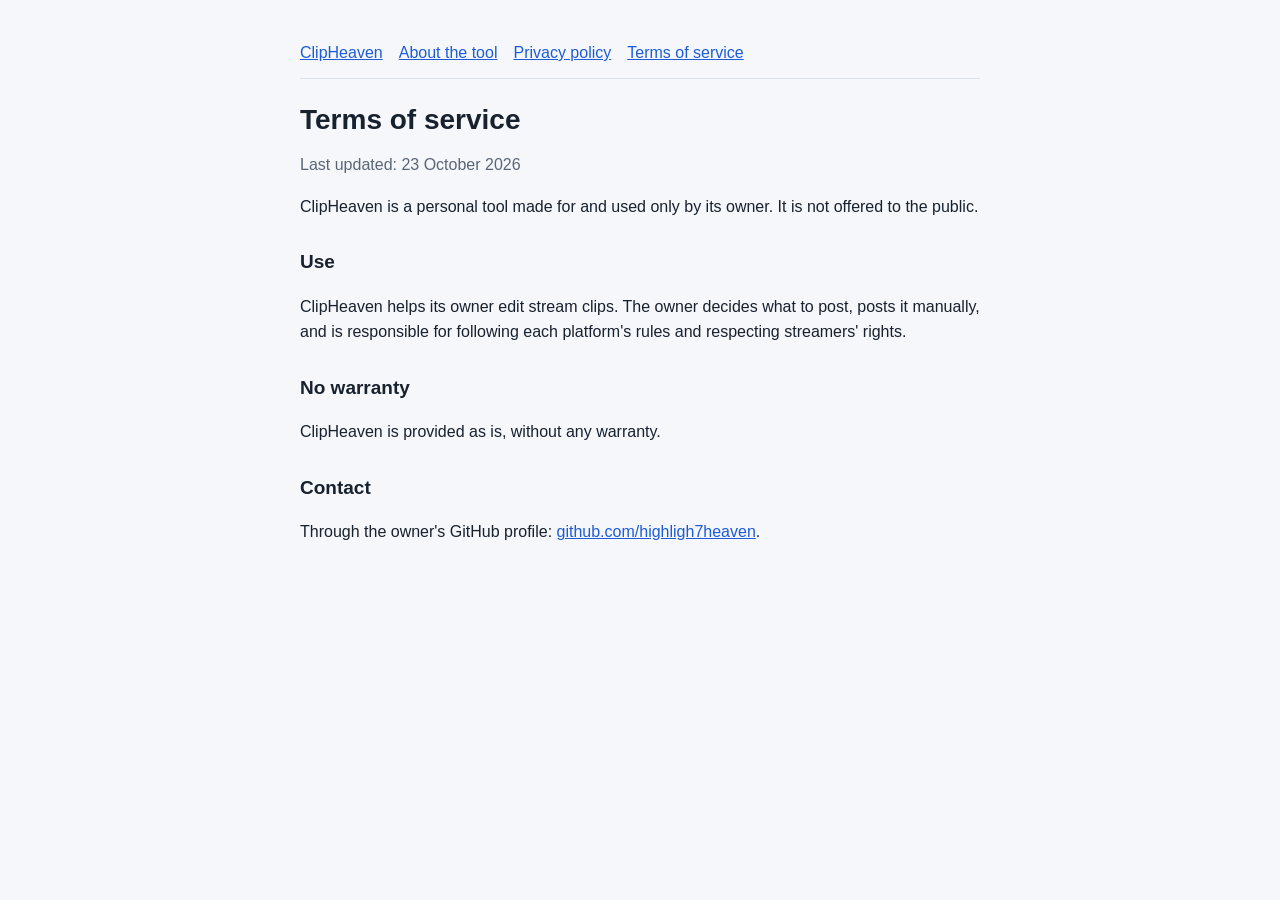
<file: terms.html>
<!doctype html>
<html lang="en"><head><meta charset="utf-8"><meta name="viewport" content="width=device-width, initial-scale=1">
<title>ClipHeaven terms of service</title><link rel="stylesheet" href="/style.css"></head>
<body><main><nav><a href="/">ClipHeaven</a><a href="/tool.html">About the tool</a><a href="/privacy.html">Privacy policy</a><a href="/terms.html">Terms of service</a></nav>
<h1>Terms of service</h1>
<p class="muted">Last updated: 23 October 2026</p>
<p>ClipHeaven is a personal tool made for and used only by its owner. It is not offered to the public.</p>
<h2>Use</h2>
<p>ClipHeaven helps its owner edit stream clips. The owner decides what to post, posts it manually, and is responsible for following each platform's rules and respecting streamers' rights.</p>
<h2>No warranty</h2>
<p>ClipHeaven is provided as is, without any warranty.</p>
<h2>Contact</h2>
<p>Through the owner's GitHub profile: <a href="https://github.com/highligh7heaven">github.com/highligh7heaven</a>.</p>
</main></body></html>
</file>
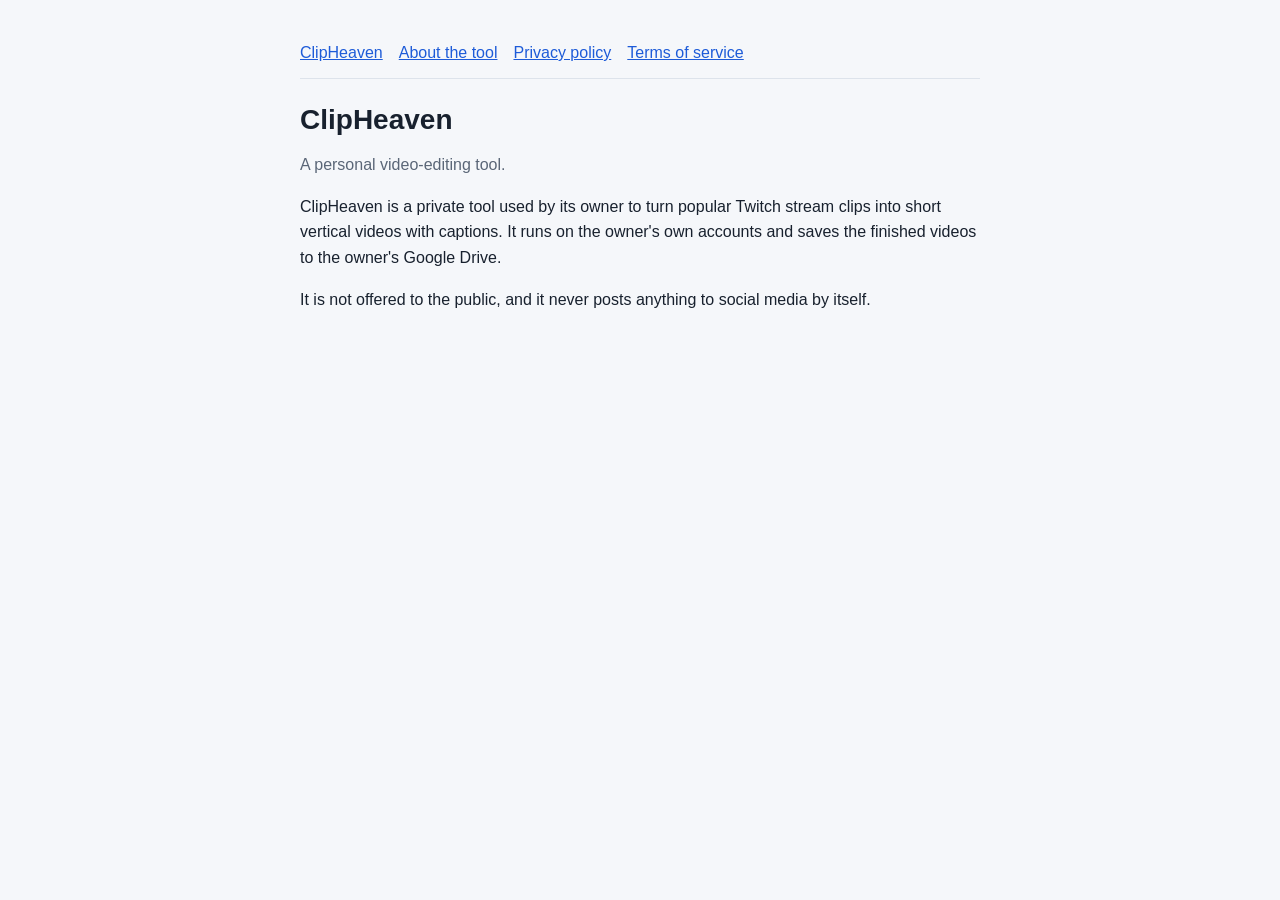
<file: tool.html>
<!doctype html>
<html lang="en"><head><meta charset="utf-8"><meta name="viewport" content="width=device-width, initial-scale=1">
<title>ClipHeaven</title><link rel="stylesheet" href="/style.css"></head>
<body><main><nav><a href="/">ClipHeaven</a><a href="/tool.html">About the tool</a><a href="/privacy.html">Privacy policy</a><a href="/terms.html">Terms of service</a></nav>
<h1>ClipHeaven</h1>
<p class="muted">A personal video-editing tool.</p>
<p>ClipHeaven is a private tool used by its owner to turn popular Twitch stream clips into short vertical videos with captions. It runs on the owner's own accounts and saves the finished videos to the owner's Google Drive.</p>
<p>It is not offered to the public, and it never posts anything to social media by itself.</p>
</main></body></html>
</file>
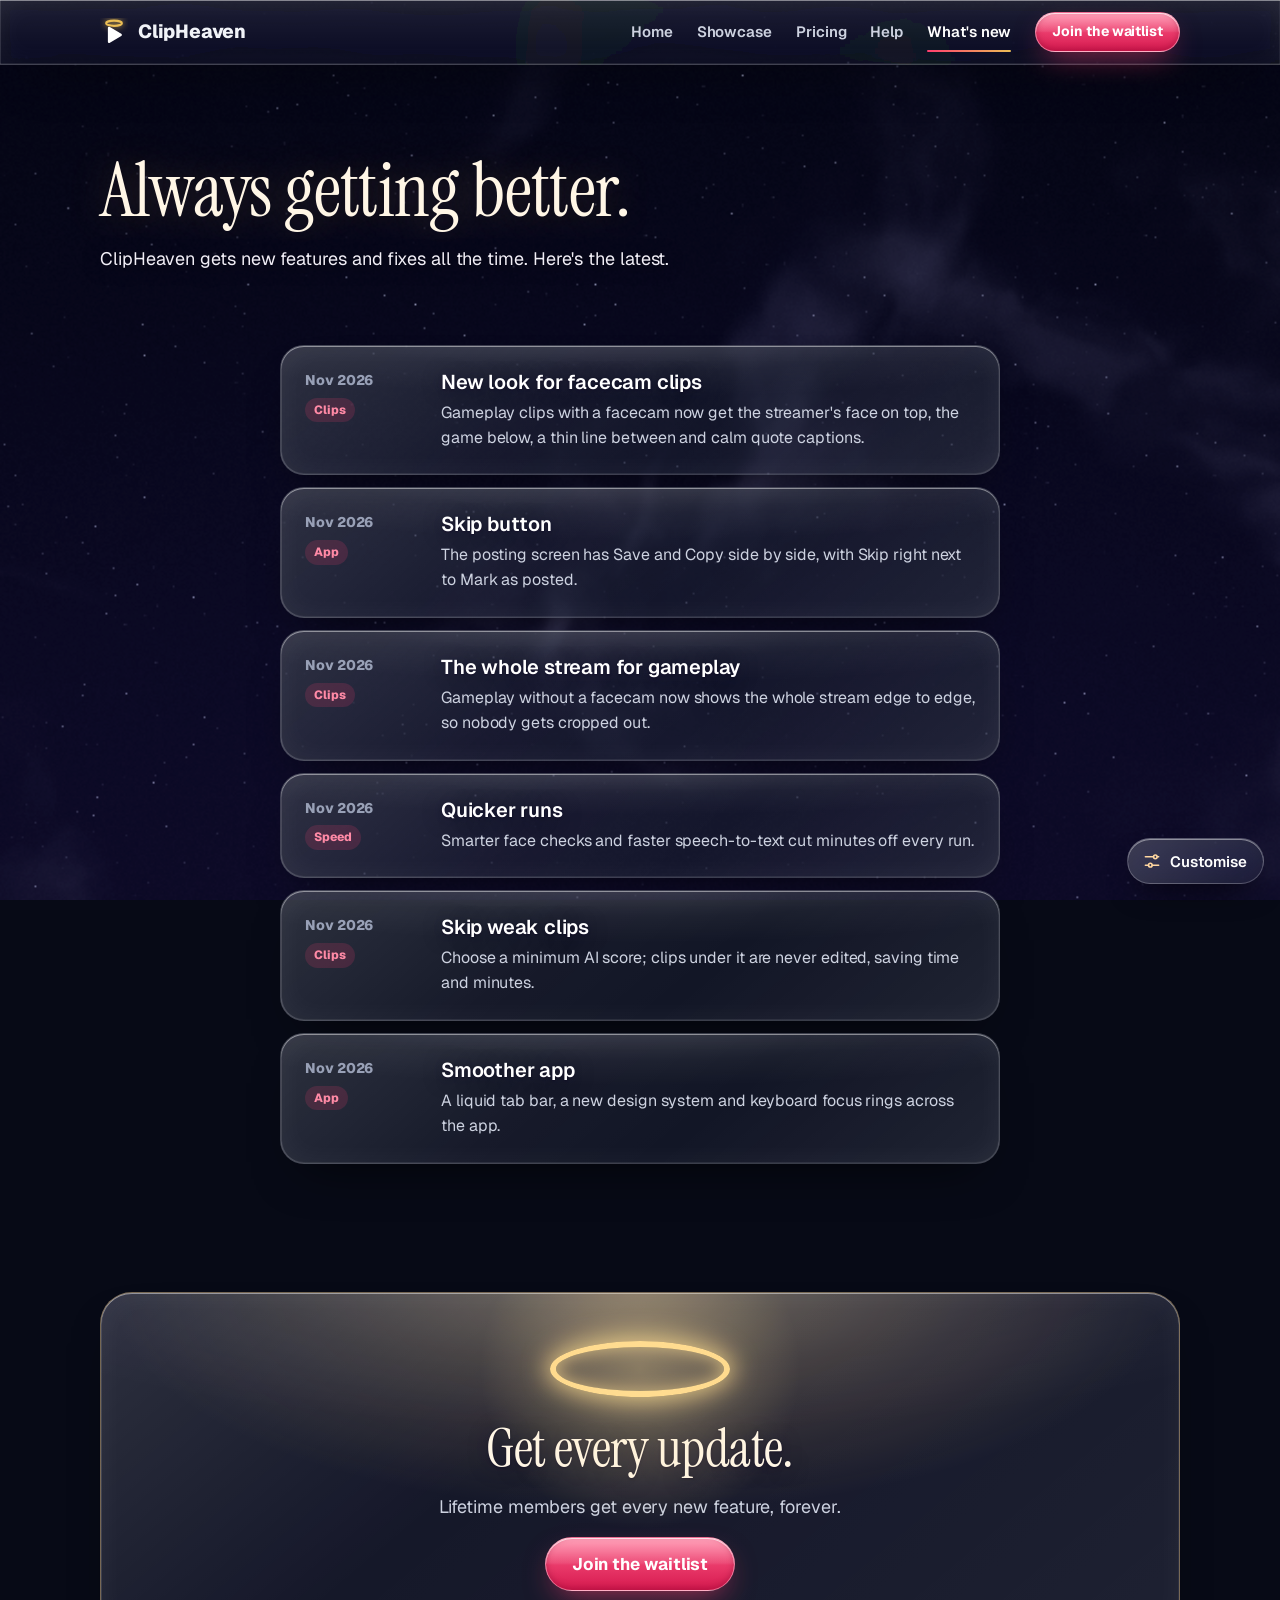
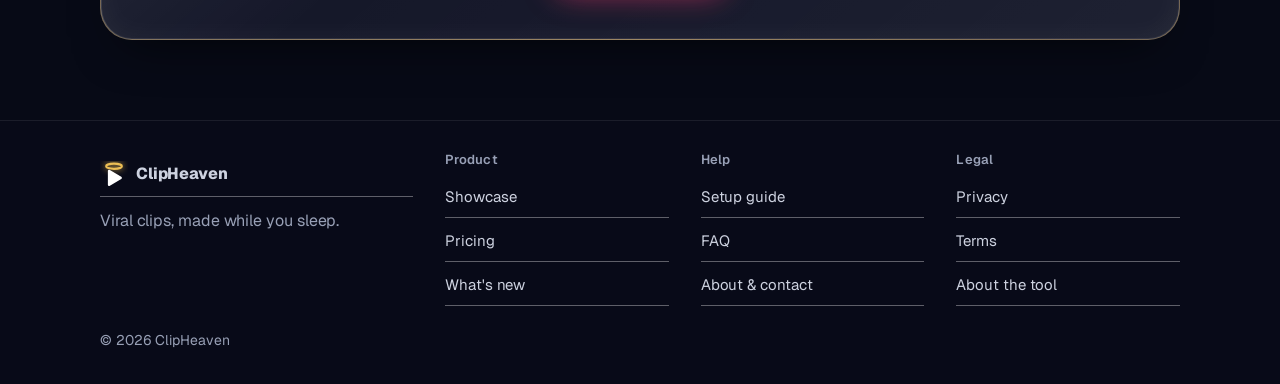
<file: updates.html>
<!doctype html>
<html lang="en">
<head>
<meta charset="utf-8">
<meta name="viewport" content="width=device-width, initial-scale=1, viewport-fit=cover">
<title>What's new | ClipHeaven</title>
<meta name="description" content="The latest ClipHeaven features and improvements.">
<meta name="theme-color" content="#070A16">
<meta property="og:title" content="What's new | ClipHeaven">
<meta property="og:description" content="The latest ClipHeaven features and improvements.">
<meta property="og:image" content="https://highligh7heaven.github.io/img/app-home.jpg">
<meta property="og:type" content="website">
<script>try{var c=JSON.parse(localStorage.getItem("ch.look")||"{}"),d=document.documentElement;["sky","clouds","motion","glass"].forEach(function(k){if(c[k])d.setAttribute("data-"+k,c[k]);});}catch(e){}document.documentElement.classList.add("js");</script>
<link rel="preconnect" href="https://fonts.googleapis.com">
<link rel="preconnect" href="https://fonts.gstatic.com" crossorigin>
<link rel="stylesheet" href="https://fonts.googleapis.com/css2?family=Geist:wght@400;500;600;700&family=Instrument+Serif:ital@0;1&display=swap">
<link rel="stylesheet" href="/site.css">
</head>
<body>
<svg class="defs" width="0" height="0" aria-hidden="true" focusable="false">
  <symbol id="gate-art" viewBox="0 0 200 400">
    <defs><linearGradient id="gold" x1="0" x2="1" y1="0" y2="1"><stop offset="0" stop-color="#FFF1C9"/><stop offset=".45" stop-color="#EBBE55"/><stop offset="1" stop-color="#A9781F"/></linearGradient></defs>
    <path d="M6 400V120C6 60 60 18 196 10V400" fill="rgba(20,16,40,.35)" stroke="url(#gold)" stroke-width="8"/>
    <g stroke="url(#gold)" stroke-width="5" fill="none">
      <path d="M40 400V96M74 400V62M108 400V40M142 400V26M176 400V14"/>
      <path d="M6 250H196M6 330H196"/>
      <path d="M40 250c0-26 34-26 34 0M108 250c0-26 34-26 34 0M74 330c0-26 34-26 34 0M142 330c0-26 34-26 34 0"/>
      <circle cx="120" cy="170" r="30"/><circle cx="120" cy="170" r="14"/>
      <path d="M120 140v-14M120 200v14M90 170H76M150 170h14"/>
    </g>
    <g fill="url(#gold)"><circle cx="40" cy="96" r="7"/><circle cx="74" cy="62" r="7"/><circle cx="108" cy="40" r="7"/><circle cx="142" cy="26" r="7"/><circle cx="176" cy="14" r="7"/></g>
  </symbol>
  <filter id="liquid" x="-10%" y="-10%" width="120%" height="120%">
    <feTurbulence type="fractalNoise" baseFrequency="0.008 0.012" numOctaves="2" seed="7" result="noise"/>
    <feGaussianBlur in="noise" stdDeviation="2" result="soft"/>
    <feDisplacementMap in="SourceGraphic" in2="soft" scale="38" xChannelSelector="R" yChannelSelector="G"/>
  </filter>
</svg>
<div class="heaven" aria-hidden="true">
  <div class="sky sky-night"></div>
  <div class="sky sky-dusk" id="sky-dusk"></div>
  <div class="sky sky-dawn" id="sky-dawn"></div>
  <canvas id="stars"></canvas>
  <div class="rays" id="rays"><i></i><i></i><i></i><i></i><i></i><i></i><i></i></div>
  <div class="clouds far" id="clouds-far"></div>
  <div class="clouds mid" id="clouds-mid"></div>
  <div class="clouds near" id="clouds-near"></div>
  <canvas id="motes"></canvas>
</div>
<div class="progress" id="progress" aria-hidden="true"></div>
<header class="nav">
  <div class="nav-in">
    <a class="brand" href="/" aria-label="ClipHeaven home"><svg class="logo" viewBox="0 0 32 32" aria-hidden="true"><ellipse cx="16" cy="6" rx="9" ry="3" fill="none" stroke="#EBBE55" stroke-width="2.4"/><path d="M9 11.5v15.5c0 1.2 1.3 1.9 2.3 1.3l13-7.8c1-.6 1-2 0-2.6l-13-7.7c-1-.6-2.3.1-2.3 1.3z" fill="currentColor"/></svg>ClipHeaven</a>
    <nav class="links" aria-label="Pages"><a href="/">Home</a><a href="/showcase.html">Showcase</a><a href="/pricing.html">Pricing</a><a href="/help.html">Help</a><a href="/updates.html" aria-current="page">What's new</a></nav>
    <a class="btn btn-primary btn-sm js-waitlist nav-cta" href="/#waitlist">Join the waitlist</a>
    <button class="menu-btn" id="menu-btn" aria-label="Open menu" aria-expanded="false" aria-controls="menu"><span></span><span></span><span></span></button>
  </div>
  <div class="menu" id="menu" hidden>
    <nav aria-label="Menu"><a href="/">Home</a><a href="/showcase.html">Showcase</a><a href="/pricing.html">Pricing</a><a href="/help.html">Help</a><a href="/updates.html" aria-current="page">What's new</a></nav>
    <a class="btn btn-primary btn-lg js-waitlist" href="/#waitlist">Join the waitlist</a>
  </div>
</header>
<main>
  <section class="page-hero">
    <div class="wrap">
      <h1>Always getting better.</h1>
      <p class="lede">ClipHeaven gets new features and fixes all the time. Here's the latest.</p>
    </div>
  </section>

  <section class="section tight">
    <div class="wrap narrow">
      <ol class="updates"><li class="update"><div class="when"><time>Nov 2026</time><span class="label">Clips</span></div><div><h2 class="update-title">New look for facecam clips</h2><p>Gameplay clips with a facecam now get the streamer's face on top, the game below, a thin line between and calm quote captions.</p></div></li><li class="update"><div class="when"><time>Nov 2026</time><span class="label">App</span></div><div><h2 class="update-title">Skip button</h2><p>The posting screen has Save and Copy side by side, with Skip right next to Mark as posted.</p></div></li><li class="update"><div class="when"><time>Nov 2026</time><span class="label">Clips</span></div><div><h2 class="update-title">The whole stream for gameplay</h2><p>Gameplay without a facecam now shows the whole stream edge to edge, so nobody gets cropped out.</p></div></li><li class="update"><div class="when"><time>Nov 2026</time><span class="label">Speed</span></div><div><h2 class="update-title">Quicker runs</h2><p>Smarter face checks and faster speech-to-text cut minutes off every run.</p></div></li><li class="update"><div class="when"><time>Nov 2026</time><span class="label">Clips</span></div><div><h2 class="update-title">Skip weak clips</h2><p>Choose a minimum AI score; clips under it are never edited, saving time and minutes.</p></div></li><li class="update"><div class="when"><time>Nov 2026</time><span class="label">App</span></div><div><h2 class="update-title">Smoother app</h2><p>A liquid tab bar, a new design system and keyboard focus rings across the app.</p></div></li></ol>
    </div>
  </section>
  <section class="section">
    <div class="wrap">
      <div class="final">
        <div class="halo-big" aria-hidden="true"><i></i></div>
        <h2>Get every update.</h2>
        <p>Lifetime members get every new feature, forever.</p>
        <a class="btn btn-primary btn-lg js-waitlist" href="/#waitlist">Join the waitlist</a>
      </div>
    </div>
  </section>

</main>
<footer class="foot">
  <div class="wrap">
    <div class="foot-grid">
      <div class="foot-brand"><a class="brand small" href="/"><svg class="logo" viewBox="0 0 32 32" aria-hidden="true"><ellipse cx="16" cy="6" rx="9" ry="3" fill="none" stroke="#EBBE55" stroke-width="2.4"/><path d="M9 11.5v15.5c0 1.2 1.3 1.9 2.3 1.3l13-7.8c1-.6 1-2 0-2.6l-13-7.7c-1-.6-2.3.1-2.3 1.3z" fill="currentColor"/></svg>ClipHeaven</a><p class="muted">Viral clips, made while you sleep.</p></div>
      <div><h2 class="foot-h">Product</h2><a href="/showcase.html">Showcase</a><a href="/pricing.html">Pricing</a><a href="/updates.html">What's new</a></div>
      <div><h2 class="foot-h">Help</h2><a href="/help.html">Setup guide</a><a href="/#faq">FAQ</a><a href="/about.html">About &amp; contact</a></div>
      <div><h2 class="foot-h">Legal</h2><a href="/privacy.html">Privacy</a><a href="/terms.html">Terms</a><a href="/tool.html">About the tool</a></div>
    </div>
    <p class="muted copy">© <span id="year">2026</span> ClipHeaven</p>
  </div>
</footer>
<div class="toast" id="toast" role="status" aria-live="polite" hidden></div>
<div class="tune" id="tune">
  <button class="tune-btn" id="tune-btn" aria-expanded="false" aria-controls="tune-panel" aria-label="Customise how the site looks">
    <svg viewBox="0 0 24 24" aria-hidden="true"><path d="M4 7h10M18 7h2M4 17h4M12 17h8"/><circle cx="16" cy="7" r="2.2"/><circle cx="10" cy="17" r="2.2"/></svg><span>Customise</span>
  </button>
  <div class="tune-panel" id="tune-panel" role="dialog" aria-label="Customise how the site looks" hidden>
    <div class="tune-row"><span class="tune-l" id="tl-sky">Sky</span>
      <div class="segs" role="radiogroup" aria-labelledby="tl-sky" data-key="sky">
        <button role="radio" data-v="scroll">Follows scroll</button><button role="radio" data-v="night">Night</button><button role="radio" data-v="sunset">Sunset</button><button role="radio" data-v="heaven">Heaven</button>
      </div></div>
    <div class="tune-row"><span class="tune-l" id="tl-clouds">Clouds</span>
      <div class="segs" role="radiogroup" aria-labelledby="tl-clouds" data-key="clouds">
        <button role="radio" data-v="few">Few</button><button role="radio" data-v="some">Some</button><button role="radio" data-v="lots">Lots</button>
      </div></div>
    <div class="tune-row"><span class="tune-l" id="tl-motion">Motion</span>
      <div class="segs" role="radiogroup" aria-labelledby="tl-motion" data-key="motion">
        <button role="radio" data-v="full">Full</button><button role="radio" data-v="calm">Calm</button>
      </div></div>
    <div class="tune-row"><span class="tune-l" id="tl-glass">Panels</span>
      <div class="segs" role="radiogroup" aria-labelledby="tl-glass" data-key="glass">
        <button role="radio" data-v="glass">Glass</button><button role="radio" data-v="solid">Solid</button>
      </div></div>
    <button class="tune-reset" id="tune-reset" type="button">Reset to default</button>
  </div>
</div>
<script src="/sky-gl.js"></script>
<script src="/site.js"></script>
</body>
</html>
</file>
<file: site.css>
/* ClipHeaven website. Same look as the app: deep navy, cherry pink, a touch of gold.
   Every raw value lives here as a token. */
:root {
  --bg: #070A16; --bg-2: #0E1220; --panel: rgba(18,23,40,.78); --panel-solid: #151A2B; --card: #1B2133; --line: rgba(255,255,255,.08);
  --ink: #F1F3F8; --ink-2: #CDD2E0; --muted: #98A0B6;
  --cherry: #FF3D6E; --cherry-2: #FF4F7B; --cherry-solid: #D6194F; --cherry-soft: #FF8AA6; --gold: #EBBE55; --sky: #94AFFF;
  --font: -apple-system, BlinkMacSystemFont, "SF Pro Display", "Segoe UI", Inter, system-ui, sans-serif;
  --fs-sm: 14px; --fs-md: 16px; --fs-lg: 20px; --fs-xl: clamp(28px, 4vw, 40px); --fs-hero: clamp(38px, 6.4vw, 68px);
  --sp-2: 8px; --sp-3: 12px; --sp-4: 16px; --sp-5: 24px; --sp-6: 32px; --sp-7: 48px; --sp-8: 80px;
  --r-md: 12px; --r-lg: 16px; --r-xl: 24px; --r-pill: 999px;
  --dur: 220ms; --ease: cubic-bezier(.2,.8,.2,1); --spring: cubic-bezier(.34,1.56,.64,1);
  color-scheme: dark;
}
* { box-sizing: border-box; }
html { scroll-behavior: smooth; scroll-padding-top: 80px; }
body { margin: 0; background: var(--bg); color: var(--ink); font: var(--fs-md)/1.55 var(--font); -webkit-font-smoothing: antialiased; overflow-x: hidden; }
img { max-width: 100%; height: auto; display: block; }
[hidden] { display: none !important; }
a { color: inherit; }
.wrap { max-width: 1120px; margin: 0 auto; padding-left: max(20px, env(safe-area-inset-left)); padding-right: max(20px, env(safe-area-inset-right)); }
.wrap.narrow { max-width: 760px; }
.muted { color: var(--muted); }

/* buttons */
.btn { display: inline-flex; align-items: center; justify-content: center; gap: 8px; min-height: 48px; padding: 0 22px; border-radius: var(--r-pill);
  font-weight: 700; text-decoration: none; border: 1px solid transparent; cursor: pointer; transition: transform var(--dur) var(--spring), background var(--dur), box-shadow var(--dur); }
.btn:active { transform: scale(.97); }
.btn-primary { background: linear-gradient(180deg, var(--cherry-2), var(--cherry-solid)); color: #fff; box-shadow: 0 10px 30px -10px rgba(255,61,110,.6); }
.btn-primary:hover { box-shadow: 0 14px 36px -10px rgba(255,61,110,.75); }
.btn-ghost { background: var(--card); border-color: var(--line); color: var(--ink); }
.btn-ghost:hover { background: #222a40; }
.btn-sm { min-height: 40px; padding: 0 16px; font-size: var(--fs-sm); }
.btn-lg { min-height: 54px; padding: 0 26px; font-size: 17px; }
:focus-visible { outline: 3px solid var(--cherry-soft); outline-offset: 3px; border-radius: 8px; }

/* nav */
.nav { position: sticky; top: 0; z-index: 20; background: rgba(11,15,27,.78); backdrop-filter: blur(14px) saturate(1.4); -webkit-backdrop-filter: blur(14px) saturate(1.4);
  border-bottom: 1px solid var(--line); padding-top: env(safe-area-inset-top); }
.nav-in { max-width: 1120px; margin: 0 auto; height: 64px; display: flex; align-items: center; gap: var(--sp-5);
  padding-left: max(20px, env(safe-area-inset-left)); padding-right: max(20px, env(safe-area-inset-right)); }
.brand { display: inline-flex; align-items: center; gap: 10px; font-weight: 800; font-size: 19px; text-decoration: none; letter-spacing: -.01em; }
.brand.small { font-size: 16px; }
.logo { width: 28px; height: 28px; color: #fff; }
.links { display: flex; gap: var(--sp-5); margin-left: auto; }
.links a { text-decoration: none; color: var(--ink-2); font-size: 15px; font-weight: 600; }
.links a:hover { color: #fff; }
@media (max-width: 760px) { .links { display: none; } .nav .btn-sm { margin-left: auto; } }

/* hero */
.hero { position: relative; padding: var(--sp-8) 0 var(--sp-7); overflow: hidden; }
.hero::before { content: ""; position: absolute; inset: -20% -10% auto; height: 120%; pointer-events: none;
  background: radial-gradient(40% 40% at 75% 30%, rgba(255,61,110,.22), transparent 70%), radial-gradient(35% 35% at 15% 10%, rgba(148,175,255,.14), transparent 70%); }
.hero-in { position: relative; display: grid; grid-template-columns: minmax(0, 1.15fr) minmax(0, .85fr); gap: var(--sp-7); align-items: center; }
.eyebrow { display: inline-flex; align-items: center; gap: 8px; margin: 0 0 var(--sp-4); padding: 6px 12px; border-radius: var(--r-pill); background: rgba(255,255,255,.06);
  border: 1px solid var(--line); font-size: 13px; font-weight: 700; color: var(--ink-2); }
.dot { width: 8px; height: 8px; border-radius: 50%; background: var(--cherry); box-shadow: 0 0 0 0 rgba(255,61,110,.6); animation: pulse 2s infinite; }
@keyframes pulse { 0% { box-shadow: 0 0 0 0 rgba(255,61,110,.55); } 70% { box-shadow: 0 0 0 10px rgba(255,61,110,0); } 100% { box-shadow: 0 0 0 0 rgba(255,61,110,0); } }
.headline { font-size: var(--fs-hero); line-height: 1.04; letter-spacing: -.03em; margin: 0 0 var(--sp-4); min-height: 2.1em; text-wrap: balance; }
.rotator { display: inline-block; background: linear-gradient(100deg, #fff 30%, var(--cherry-soft) 70%, var(--gold)); -webkit-background-clip: text; background-clip: text; color: transparent;
  transition: opacity 300ms var(--ease), transform 300ms var(--ease); }
.rotator.out { opacity: 0; transform: translateY(14px); }
.sub { font-size: clamp(17px, 1.6vw, 19px); color: var(--ink-2); max-width: 56ch; margin: 0 0 var(--sp-5); }
.sub b { color: #fff; }
.cta { display: flex; gap: var(--sp-3); flex-wrap: wrap; }
.trust { display: flex; gap: var(--sp-6); list-style: none; padding: 0; margin: var(--sp-6) 0 0; color: var(--muted); font-size: 15px; flex-wrap: wrap; }
.trust b { display: block; color: #fff; font-size: 22px; letter-spacing: -.01em; }
.hero-phone { position: relative; justify-self: center; width: min(320px, 78vw); }
.glow { position: absolute; inset: 10% -20% -5%; background: radial-gradient(closest-side, rgba(255,61,110,.35), transparent); filter: blur(20px); }
.phone { position: relative; margin: 0; border-radius: 44px; padding: 10px; background: linear-gradient(160deg, #2a3150, #12162a); box-shadow: 0 40px 80px -30px rgba(0,0,0,.9), inset 0 1px 0 rgba(255,255,255,.12); }
.phone img { border-radius: 34px; width: 100%; }
.phone.sm { border-radius: 36px; padding: 8px; }
.phone.sm img { border-radius: 28px; }
.float { position: absolute; display: inline-flex; align-items: center; gap: 8px; padding: 10px 14px; border-radius: var(--r-pill); background: rgba(27,33,51,.9);
  backdrop-filter: blur(10px); -webkit-backdrop-filter: blur(10px); border: 1px solid var(--line); font-weight: 700; font-size: 14px; box-shadow: 0 16px 30px -14px rgba(0,0,0,.8);
  animation: bob 5s ease-in-out infinite; }
.f1 { left: -14%; top: 24%; }
.f2 { right: -12%; bottom: 18%; animation-delay: -2.5s; color: #7FE8B0; }
.ring { display: grid; place-items: center; width: 26px; height: 26px; border-radius: 50%; border: 3px solid var(--cherry); font-size: 12px; }
@keyframes bob { 50% { transform: translateY(-8px); } }
@media (max-width: 900px) { .hero-in { grid-template-columns: 1fr; } .hero { padding-top: var(--sp-7); } .f1 { left: -6%; } .f2 { right: -6%; } }

/* sections */
.section { padding: var(--sp-8) 0; }
.kicker { margin: 0 0 var(--sp-2); color: var(--cherry-soft); font-weight: 800; font-size: 13px; letter-spacing: .12em; text-transform: uppercase; }
h2 { font-size: var(--fs-xl); line-height: 1.12; letter-spacing: -.02em; margin: 0 0 var(--sp-5); max-width: 22ch; text-wrap: balance; }
.lede { color: var(--ink-2); font-size: 18px; margin: calc(var(--sp-5) * -.5) 0 var(--sp-6); max-width: 56ch; }
h3 { margin: 0 0 6px; font-size: var(--fs-lg); letter-spacing: -.01em; }
p { margin: 0; }

.steps { list-style: none; padding: 0; margin: 0; display: grid; grid-template-columns: repeat(3, minmax(0, 1fr)); gap: var(--sp-4); counter-reset: s; }
.step { background: var(--panel); border: 1px solid var(--line); border-radius: var(--r-xl); padding: var(--sp-5); }
.step p { color: var(--muted); }
.step-n { display: grid; place-items: center; width: 40px; height: 40px; border-radius: 50%; background: linear-gradient(180deg, var(--cherry-2), var(--cherry-solid)); font-weight: 800; margin-bottom: var(--sp-4); }
@media (max-width: 820px) { .steps { grid-template-columns: 1fr; } }

.showcase { background: none; }
.shots { display: grid; grid-template-columns: repeat(3, minmax(0, 1fr)); gap: var(--sp-6); align-items: start; }
.shots figure { margin: 0; display: flex; flex-direction: column; gap: var(--sp-3); align-items: center; }
.shots figure:nth-child(2) { transform: translateY(-24px); }
.shots .phone { width: min(280px, 100%); }
figcaption { color: var(--ink-2); font-weight: 700; font-size: 15px; }
@media (max-width: 820px) {
  .shots { grid-template-columns: none; grid-auto-flow: column; grid-auto-columns: 70%; overflow-x: auto; scroll-snap-type: x mandatory; padding-bottom: var(--sp-3);
    margin-right: calc(-1 * max(20px, env(safe-area-inset-right))); }
  .shots figure { scroll-snap-align: center; }
  .shots figure:nth-child(2) { transform: none; }
}

.grid { display: grid; grid-template-columns: repeat(4, minmax(0, 1fr)); gap: var(--sp-4); }
.feat { background: var(--panel); border: 1px solid var(--line); border-radius: var(--r-xl); padding: var(--sp-5); transition: transform var(--dur) var(--ease), border-color var(--dur); }
.feat:hover { transform: translateY(-3px); border-color: rgba(255,79,123,.35); }
.feat p { color: var(--muted); font-size: 15px; }
.ico { display: grid; place-items: center; width: 44px; height: 44px; border-radius: 14px; background: rgba(255,255,255,.06); font-size: 22px; margin-bottom: var(--sp-4); }
@media (max-width: 980px) { .grid { grid-template-columns: repeat(2, minmax(0, 1fr)); } }
@media (max-width: 520px) { .grid { grid-template-columns: 1fr; } }

.plans { display: grid; grid-template-columns: repeat(2, minmax(0, 1fr)); gap: var(--sp-4); max-width: 820px; }
.plan { position: relative; background: var(--panel); border: 1px solid var(--line); border-radius: var(--r-xl); padding: var(--sp-6) var(--sp-5); display: flex; flex-direction: column; gap: var(--sp-4); }
.plan.best { border-color: rgba(255,79,123,.5); background: linear-gradient(180deg, rgba(255,61,110,.10), var(--panel) 60%); }
.badge { position: absolute; top: -12px; left: var(--sp-5); background: var(--gold); color: #1A1405; font-weight: 800; font-size: 12px; padding: 4px 10px; border-radius: var(--r-pill); }
.price { display: flex; align-items: baseline; gap: 8px; }
.price b { font-size: 44px; letter-spacing: -.02em; }
.price span { color: var(--muted); }
.plan ul { list-style: none; padding: 0; margin: 0; display: flex; flex-direction: column; gap: 10px; color: var(--ink-2); }
.plan li::before { content: "✓"; color: #7FE8B0; font-weight: 800; margin-right: 10px; }
.plan .btn { margin-top: auto; }
.fine { color: var(--muted); font-size: 14px; margin-top: var(--sp-4); max-width: 820px; }
@media (max-width: 700px) { .plans { grid-template-columns: 1fr; } }

.faq { display: flex; flex-direction: column; gap: var(--sp-2); }
.faq details { background: var(--panel); border: 1px solid var(--line); border-radius: var(--r-lg); }
.faq summary { cursor: pointer; list-style: none; padding: 18px 52px 18px 20px; font-weight: 700; font-size: 17px; position: relative; min-height: 48px; }
.faq summary::-webkit-details-marker { display: none; }
.faq summary::after { content: "+"; position: absolute; right: 20px; top: 50%; transform: translateY(-50%); font-size: 24px; color: var(--muted); transition: transform var(--dur) var(--ease); }
.faq details[open] summary::after { transform: translateY(-50%) rotate(45deg); }
.faq details p { padding: 0 20px 18px; color: var(--ink-2); }

.final { text-align: center; border-radius: 32px; padding: var(--sp-7) var(--sp-5); border: 1px solid rgba(255,79,123,.3);
  background: radial-gradient(60% 80% at 50% 0%, rgba(255,61,110,.25), transparent 70%), var(--panel); display: flex; flex-direction: column; align-items: center; gap: var(--sp-4); }
.final h2 { margin: 0 auto; }
.final p { color: var(--ink-2); font-size: 18px; }
.soon { font-size: 15px !important; color: var(--gold) !important; }

.foot { border-top: 1px solid var(--line); padding: var(--sp-6) 0 calc(var(--sp-6) + env(safe-area-inset-bottom)); }
.foot a { color: var(--ink-2); text-decoration: none; font-size: 15px; min-height: 40px; display: inline-flex; align-items: center; gap: 8px; }
.foot a:hover { color: #fff; }

/* things fade up as you scroll to them (only once the script is running, so the page is complete without it) */
.js .reveal { opacity: 0; transform: translateY(18px); transition: opacity 600ms var(--ease), transform 600ms var(--ease); }
.js .reveal.in { opacity: 1; transform: none; }

@media (prefers-reduced-motion: reduce) {
  html { scroll-behavior: auto; }
  .dot, .float { animation: none; }
  .rotator, .js .reveal, .feat, .btn { transition: none; }
  .js .reveal { opacity: 1; transform: none; }
}

/* =====================================================================
   Heaven: the sky rises as you scroll. Night with stars → dusk with clouds
   → dawn gold with light beams. Only transform and opacity animate.
   ===================================================================== */
.nav, main, .foot { position: relative; z-index: 1; }
.heaven { position: fixed; inset: 0; z-index: 0; overflow: hidden; pointer-events: none; contain: strict; }
.sky { position: absolute; inset: 0; }
.sky-night { background: radial-gradient(80% 60% at 70% 0%, #1A1F4A 0%, transparent 60%), linear-gradient(180deg, #050816 0%, #0B1030 60%, #1A1440 100%); }
.sky-dusk { opacity: 0; background: radial-gradient(90% 60% at 50% 100%, rgba(255,110,150,.55), transparent 70%), linear-gradient(180deg, #1B1248 0%, #4A1F6B 45%, #B5407A 85%, #F08A6E 100%); }
.sky-dawn { opacity: 0; background: radial-gradient(70% 50% at 50% 0%, rgba(255,246,214,.95), transparent 70%), linear-gradient(180deg, #F7D9A4 0%, #F2A97E 35%, #B0607E 75%, #3A2558 100%); }
#stars, #motes { position: absolute; inset: 0; width: 100%; height: 100%; }
.rays { position: absolute; left: 50%; top: -30vh; width: 160vmax; height: 160vmax; margin-left: -80vmax; opacity: 0; transform-origin: 50% 0; }
.rays i { position: absolute; left: 50%; top: 0; width: 7vmax; height: 100%; margin-left: -3.5vmax; transform-origin: 50% 0;
  background: linear-gradient(180deg, rgba(255,244,210,.55), rgba(255,244,210,0) 70%); filter: blur(10px); border-radius: 50%; }
.rays i:nth-child(1) { transform: rotate(-36deg); } .rays i:nth-child(2) { transform: rotate(-24deg); width: 4vmax; }
.rays i:nth-child(3) { transform: rotate(-12deg); } .rays i:nth-child(4) { transform: rotate(0deg); width: 9vmax; }
.rays i:nth-child(5) { transform: rotate(12deg); } .rays i:nth-child(6) { transform: rotate(24deg); width: 4vmax; } .rays i:nth-child(7) { transform: rotate(36deg); }
.rays { animation: sway 18s ease-in-out infinite alternate; }
@keyframes sway { from { rotate: -4deg; } to { rotate: 4deg; } }
.clouds { position: absolute; left: -10%; right: -10%; height: 140vh; top: 0; will-change: transform; }
.clouds::before, .clouds::after { content: ""; position: absolute; inset: 0; background-repeat: no-repeat; }
.clouds.far { opacity: .35; }
.clouds.far::before { background:
  radial-gradient(18% 6% at 15% 70%, rgba(255,255,255,.55), transparent 70%), radial-gradient(22% 7% at 70% 85%, rgba(255,255,255,.5), transparent 70%),
  radial-gradient(14% 5% at 45% 110%, rgba(255,255,255,.45), transparent 70%); animation: drift 90s linear infinite alternate; }
.clouds.mid { opacity: .55; }
.clouds.mid::before { background:
  radial-gradient(26% 9% at 10% 95%, rgba(255,255,255,.75), transparent 70%), radial-gradient(20% 8% at 22% 92%, rgba(255,255,255,.6), transparent 70%),
  radial-gradient(28% 10% at 80% 120%, rgba(255,255,255,.7), transparent 70%), radial-gradient(18% 7% at 92% 116%, rgba(255,255,255,.6), transparent 70%); animation: drift 60s linear infinite alternate-reverse; }
.clouds.near { opacity: .8; }
.clouds.near::before { background:
  radial-gradient(34% 12% at 5% 150%, rgba(255,255,255,.9), transparent 70%), radial-gradient(30% 11% at 30% 160%, rgba(255,255,255,.85), transparent 70%),
  radial-gradient(36% 12% at 70% 150%, rgba(255,255,255,.9), transparent 70%), radial-gradient(28% 10% at 98% 158%, rgba(255,255,255,.85), transparent 70%);
  animation: drift 45s linear infinite alternate; }
@keyframes drift { from { transform: translateX(-3%); } to { transform: translateX(3%); } }

/* the cards become dark glass so the sky glows through them */
.step, .feat, .plan, .faq details, .final, .eyebrow { box-shadow: inset 0 1px 0 rgba(255,255,255,.06); }

/* the gates: a huge glowing halo above the last call to action */
.final { position: relative; overflow: hidden; background: radial-gradient(60% 80% at 50% 0%, rgba(255,214,140,.30), transparent 70%), rgba(18,23,40,.82); border-color: rgba(255,214,140,.35); }
.halo-big { position: relative; width: 180px; height: 56px; margin: 0 auto var(--sp-2); }
.halo-big::before { content: ""; position: absolute; inset: 0; border-radius: 50%; border: 6px solid #FFD98A;
  box-shadow: 0 0 24px 4px rgba(255,217,138,.8), inset 0 0 18px rgba(255,217,138,.7); animation: halo 4s ease-in-out infinite; }
.halo-big i { position: absolute; left: 50%; top: 50%; width: 320px; height: 320px; margin: -160px 0 0 -160px; border-radius: 50%;
  background: radial-gradient(closest-side, rgba(255,226,160,.35), transparent); animation: glow 4s ease-in-out infinite; }
@keyframes halo { 50% { transform: translateY(-6px); box-shadow: 0 0 40px 10px rgba(255,217,138,.95), inset 0 0 22px rgba(255,217,138,.9); } }
@keyframes glow { 50% { transform: scale(1.15); opacity: .7; } }
.logo ellipse { filter: drop-shadow(0 0 4px rgba(235,190,85,.9)); }

@media (prefers-reduced-motion: reduce) {
  .rays, .clouds::before, .halo-big::before, .halo-big i { animation: none; }
}

/* readable over the bright dawn: a soft dark glow behind text that sits on the sky, and a glass footer */
h1, h2, .kicker, .lede, .fine, figcaption, .sub, .trust { text-shadow: 0 2px 18px rgba(16, 8, 36, .55), 0 1px 2px rgba(16, 8, 36, .5); }
.lede, .fine, .trust { color: #E4E6F0; }
.foot { background: rgba(10, 12, 26, .72); }

/* =====================================================================
   More pages + more life
   ===================================================================== */
.links a[aria-current="page"] { color: #fff; position: relative; }
.links a[aria-current="page"]::after { content: ""; position: absolute; left: 0; right: 0; bottom: -8px; height: 2px; border-radius: 2px; background: linear-gradient(90deg, var(--cherry), var(--gold)); }
.links a { position: relative; transition: color var(--dur); }
.more { color: var(--cherry-soft); font-weight: 700; text-decoration: none; white-space: nowrap; }
.more:hover { text-decoration: underline; }
.center { text-align: center; margin-left: auto; margin-right: auto; }

/* menu button + sheet on phones */
.menu-btn { display: none; width: 44px; height: 44px; border-radius: 12px; border: 1px solid var(--line); background: rgba(255,255,255,.05); cursor: pointer;
  flex-direction: column; align-items: center; justify-content: center; gap: 5px; }
.menu-btn span { display: block; width: 18px; height: 2px; border-radius: 2px; background: #fff; transition: transform var(--dur) var(--ease), opacity var(--dur); }
.menu-btn[aria-expanded="true"] span:nth-child(1) { transform: translateY(7px) rotate(45deg); }
.menu-btn[aria-expanded="true"] span:nth-child(2) { opacity: 0; }
.menu-btn[aria-expanded="true"] span:nth-child(3) { transform: translateY(-7px) rotate(-45deg); }
.menu { border-top: 1px solid var(--line); padding: var(--sp-3) max(20px, env(safe-area-inset-right)) var(--sp-5) max(20px, env(safe-area-inset-left)); display: flex; flex-direction: column; gap: var(--sp-4);
  animation: menuIn 260ms var(--ease); }
.menu nav { display: flex; flex-direction: column; }
.menu nav a { min-height: 52px; display: flex; align-items: center; font-size: 20px; font-weight: 700; text-decoration: none; border-bottom: 1px solid var(--line); }
.menu nav a[aria-current="page"] { color: var(--cherry-soft); }
@keyframes menuIn { from { opacity: 0; transform: translateY(-8px); } }
@media (max-width: 760px) { .menu-btn { display: flex; } .nav .nav-cta { margin-left: auto; } }
@media (max-width: 420px) { .nav .nav-cta { display: none; } .menu-btn { margin-left: auto; } }
@media (min-width: 761px) { .menu { display: none !important; } }

/* reading progress line under the menu */
.progress { position: fixed; top: 0; left: 0; right: 0; height: 3px; z-index: 30; transform-origin: 0 50%; transform: scaleX(0);
  background: linear-gradient(90deg, var(--cherry), var(--gold)); box-shadow: 0 0 12px rgba(255,61,110,.6); }

/* clips arriving, sliding past */
.ticker { position: relative; z-index: 1; overflow: hidden; border-block: 1px solid var(--line); background: rgba(10,12,26,.55); padding: 14px 0;
  mask-image: linear-gradient(90deg, transparent, #000 10%, #000 90%, transparent); -webkit-mask-image: linear-gradient(90deg, transparent, #000 10%, #000 90%, transparent); }
.ticker-track { display: flex; gap: 40px; width: max-content; animation: tick 40s linear infinite; font-weight: 600; color: var(--ink-2); white-space: nowrap; }
.ticker-track b { color: var(--gold); }
.ticker:hover .ticker-track { animation-play-state: paused; }
@keyframes tick { to { transform: translateX(-50%); } }

/* things lean toward your finger or mouse */
.tilt { transition: transform 300ms var(--ease); will-change: transform; }
/* a soft light follows your pointer across cards */
.spot { position: relative; overflow: hidden; }
.spot::before { content: ""; position: absolute; inset: 0; border-radius: inherit; pointer-events: none; opacity: 0; transition: opacity var(--dur);
  background: radial-gradient(260px circle at var(--mx, 50%) var(--my, 50%), rgba(255,217,138,.14), transparent 60%); }
.spot:hover::before { opacity: 1; }
.btn-primary { position: relative; overflow: hidden; }
.btn-primary::after { content: ""; position: absolute; top: 0; bottom: 0; width: 40%; left: -60%; transform: skewX(-20deg);
  background: linear-gradient(90deg, transparent, rgba(255,255,255,.35), transparent); animation: shine 4.5s ease-in-out infinite; }
@keyframes shine { 0%, 70% { left: -60%; } 100% { left: 130%; } }

/* page tops */
.page-hero { position: relative; padding: calc(var(--sp-8) + 8px) 0 var(--sp-5); }
.page-hero h1 { font-size: clamp(36px, 5.6vw, 60px); line-height: 1.05; letter-spacing: -.03em; margin: 0 0 var(--sp-4); max-width: 18ch; text-wrap: balance;
  background: linear-gradient(100deg, #fff 40%, var(--cherry-soft) 80%, var(--gold)); -webkit-background-clip: text; background-clip: text; color: transparent; }
.page-hero .lede { margin: 0; }
.section.tight { padding: var(--sp-7) 0; }

/* showcase: before → after */
.split-demo { display: grid; grid-template-columns: minmax(0, 1.4fr) auto minmax(0, 1fr); gap: var(--sp-5); align-items: center; }
.split-demo > div { display: flex; flex-direction: column; gap: var(--sp-3); }
.split-demo p { color: var(--ink-2); }
.tag { align-self: flex-start; font-size: 12px; font-weight: 800; letter-spacing: .06em; text-transform: uppercase; padding: 5px 10px; border-radius: 99px; background: rgba(255,255,255,.08); }
.tag.good { background: rgba(91,227,155,.16); color: #7FE8B0; }
.arrow { font-size: 40px; color: var(--gold); text-shadow: 0 0 20px rgba(235,190,85,.6); }
.frame16, .frame9 { position: relative; border-radius: var(--r-lg); overflow: hidden; border: 1px solid var(--line); box-shadow: 0 30px 60px -30px rgba(0,0,0,.9); }
.frame16 { aspect-ratio: 16 / 9; }
.frame9 { aspect-ratio: 9 / 16; width: min(260px, 100%); margin: 0 auto; }
.game-art, .game-bottom { position: absolute; background: radial-gradient(30% 40% at 30% 70%, #FF4F7B 0, transparent 70%), radial-gradient(25% 35% at 75% 40%, #94AFFF 0, transparent 70%),
  radial-gradient(20% 30% at 60% 85%, #EBBE55 0, transparent 70%), linear-gradient(160deg, #2A1B5E, #12162a); }
.game-art { inset: 0; }
.cam-art { position: absolute; left: 3%; bottom: 5%; width: 24%; aspect-ratio: 4 / 3; border-radius: 8px; border: 2px solid rgba(255,255,255,.4);
  background: radial-gradient(28% 34% at 50% 40%, #c79a7a 0 60%, transparent 62%), radial-gradient(45% 30% at 50% 100%, #2a2a33 0 98%, transparent 100%), linear-gradient(180deg, #3a2f45, #1b1726); }
.cam-top { position: absolute; left: 0; right: 0; top: 0; height: 50%;
  background: radial-gradient(22% 20% at 50% 40%, #c79a7a 0 60%, transparent 62%), radial-gradient(40% 24% at 50% 100%, #2a2a33 0 98%, transparent 100%), linear-gradient(180deg, #3a2f45, #1b1726); }
.line { position: absolute; left: 0; right: 0; top: calc(50% - 2px); height: 4px; background: #fff; z-index: 1; }
.game-bottom { left: 0; right: 0; bottom: 0; height: 50%; }
.quote { position: absolute; left: 8%; right: 8%; top: calc(50% + 14px); text-align: center; font-weight: 800; font-size: 15px; z-index: 2; text-shadow: 0 2px 6px rgba(0,0,0,.9); }
@media (max-width: 820px) { .split-demo { grid-template-columns: 1fr; } .arrow { transform: rotate(90deg); justify-self: center; } }

/* a day: timeline */
.timeline { list-style: none; padding: 0; margin: 0; position: relative; display: flex; flex-direction: column; gap: var(--sp-4); }
.timeline::before { content: ""; position: absolute; left: 39px; top: 8px; bottom: 8px; width: 2px; background: linear-gradient(180deg, var(--sky), var(--cherry), var(--gold)); opacity: .6; }
.timeline li { display: grid; grid-template-columns: 80px minmax(0, 1fr); gap: var(--sp-4); align-items: start; }
.timeline time { position: relative; z-index: 1; justify-self: center; background: var(--panel-solid); border: 1px solid var(--line); border-radius: 99px; padding: 6px 12px; font-weight: 800; font-variant-numeric: tabular-nums; }
.timeline li > div { background: var(--panel); border: 1px solid var(--line); border-radius: var(--r-lg); padding: var(--sp-4) var(--sp-5); }
.timeline p { color: var(--muted); }

/* pricing: comparison table */
.table-wrap { overflow-x: auto; border-radius: var(--r-xl); border: 1px solid var(--line); background: var(--panel); }
.compare { width: 100%; border-collapse: collapse; min-width: 560px; }
.compare th, .compare td { text-align: left; padding: 16px 20px; border-bottom: 1px solid var(--line); }
.compare thead th { font-size: 14px; color: var(--muted); text-transform: uppercase; letter-spacing: .06em; }
.compare tbody th { font-weight: 700; }
.compare td { color: var(--ink-2); }
.compare .us { color: #fff; background: rgba(255,61,110,.08); }
.compare thead .us { color: var(--cherry-soft); }
.compare tr:last-child th, .compare tr:last-child td { border-bottom: none; }

/* help */
.need { margin-bottom: var(--sp-6); }
.need h2 { margin-bottom: var(--sp-4); }
.chips { list-style: none; padding: 0; margin: 0; display: flex; flex-wrap: wrap; gap: var(--sp-2); }
.chips li { background: var(--panel); border: 1px solid var(--line); border-radius: 99px; padding: 10px 16px; font-weight: 600; }
.hsteps { list-style: none; padding: 0; margin: 0; display: grid; grid-template-columns: repeat(2, minmax(0, 1fr)); gap: var(--sp-4); }
.hstep { display: grid; grid-template-columns: auto minmax(0, 1fr); gap: var(--sp-4); background: var(--panel); border: 1px solid var(--line); border-radius: var(--r-xl); padding: var(--sp-5); }
.hstep .step-n { margin: 0; }
.hstep h3 small { font-size: 13px; font-weight: 700; color: var(--gold); margin-left: 6px; }
.hstep p { color: var(--muted); }
@media (max-width: 760px) { .hsteps { grid-template-columns: 1fr; } }

/* what's new */
.updates { list-style: none; padding: 0; margin: 0; display: flex; flex-direction: column; gap: var(--sp-3); }
.update { display: grid; grid-template-columns: 120px minmax(0, 1fr); gap: var(--sp-4); background: var(--panel); border: 1px solid var(--line); border-radius: var(--r-xl); padding: var(--sp-5); }
.update .when { display: flex; flex-direction: column; gap: 6px; align-items: flex-start; }
.update time { font-weight: 800; color: var(--muted); font-size: 14px; }
.label { font-size: 12px; font-weight: 800; padding: 3px 9px; border-radius: 99px; background: rgba(255,61,110,.16); color: var(--cherry-soft); }
.update p { color: var(--ink-2); }
@media (max-width: 560px) { .update { grid-template-columns: 1fr; gap: var(--sp-2); } .update .when { flex-direction: row; align-items: center; } }

/* about */
.prose { display: flex; flex-direction: column; gap: var(--sp-4); font-size: 18px; color: var(--ink-2); }
.rules { list-style: none; padding: 0; margin: 0; display: flex; flex-direction: column; gap: var(--sp-3); }
.rules li { background: var(--panel); border: 1px solid var(--line); border-radius: var(--r-lg); padding: var(--sp-4) var(--sp-5); }
.rules b { color: #fff; }
.contact-card { background: var(--panel); border: 1px solid var(--line); border-radius: var(--r-xl); padding: var(--sp-6); display: flex; flex-direction: column; gap: var(--sp-3); }
.contact-card h2 { margin: 0; }

/* footer with columns */
.foot-grid { display: grid; grid-template-columns: minmax(0, 1.4fr) repeat(3, minmax(0, 1fr)); gap: var(--sp-6); }
.foot-grid h4 { margin: 0 0 var(--sp-2); font-size: 13px; letter-spacing: .1em; text-transform: uppercase; color: var(--muted); }
.foot-grid > div { display: flex; flex-direction: column; }
.foot-brand { gap: var(--sp-3); }
.foot .copy { margin-top: var(--sp-5); font-size: 14px; }
@media (max-width: 760px) { .foot-grid { grid-template-columns: repeat(2, minmax(0, 1fr)); } .foot-brand { grid-column: 1 / -1; } }

/* little message that pops up */
.toast { position: fixed; left: 50%; bottom: calc(24px + env(safe-area-inset-bottom)); z-index: 40; transform: translateX(-50%); background: rgba(18,23,40,.95);
  border: 1px solid rgba(255,217,138,.4); color: #fff; font-weight: 700; padding: 12px 18px; border-radius: 99px; box-shadow: 0 16px 40px -12px rgba(0,0,0,.8);
  animation: toastIn 300ms var(--spring); max-width: calc(100vw - 32px); text-align: center; }
@keyframes toastIn { from { opacity: 0; transform: translate(-50%, 12px) scale(.96); } }

/* pages fade in when you arrive */
main { animation: pageIn 500ms var(--ease); }
@keyframes pageIn { from { opacity: 0; transform: translateY(8px); } }

@media (prefers-reduced-motion: reduce) {
  .ticker-track, .btn-primary::after, main, .menu, .toast { animation: none; }
  .tilt { transition: none; }
}
/* gradient titles: a glow that doesn't muddy the gradient (text-shadow shows through clipped text) */
.page-hero h1, .rotator { text-shadow: none; filter: drop-shadow(0 4px 18px rgba(16, 8, 36, .55)); }
/* four phones sit in one row on wide screens */
.shots:has(> figure:nth-child(4)) { grid-template-columns: repeat(4, minmax(0, 1fr)); gap: var(--sp-5); }
.shots:has(> figure:nth-child(4)) figure:nth-child(2) { transform: none; }
.shots:has(> figure:nth-child(4)) figure:nth-child(even) { transform: translateY(-20px); }
@media (max-width: 820px) { .shots:has(> figure:nth-child(4)) figure:nth-child(even) { transform: none; } }

/* =====================================================================
   Liquid glass: see-through glossy panels, a bright rim, a shine that
   follows your pointer, candy-glass buttons, and (where the browser can)
   a real liquid bend of the sky behind.
   ===================================================================== */
.defs { position: absolute; width: 0; height: 0; overflow: hidden; }
:root {
  --glass-fill: linear-gradient(140deg, rgba(255,255,255,.13) 0%, rgba(255,255,255,.04) 38%, rgba(255,255,255,.02) 60%, rgba(255,255,255,.08) 100%), rgba(16,20,40,.38);
  --glass-rim: inset 0 1px 0 rgba(255,255,255,.45), inset 0 -1px 0 rgba(255,255,255,.08), inset 1px 0 0 rgba(255,255,255,.12), inset -1px 0 0 rgba(255,255,255,.06);
  --glass-depth: inset 0 0 30px rgba(255,255,255,.05), 0 24px 50px -26px rgba(0,0,0,.75);
  --glass-blur: blur(18px) saturate(1.9) brightness(1.08);
}
.step, .feat, .plan, .faq details, .final, .hstep, .update, .rules li, .contact-card, .timeline li > div, .table-wrap, .chips li, .eyebrow,
.btn-ghost, .menu, .toast, .ticker, .nav, .float, .timeline time {
  background: var(--glass-fill);
  -webkit-backdrop-filter: var(--glass-blur); backdrop-filter: var(--glass-blur);
  border: 1px solid rgba(255,255,255,.16);
  box-shadow: var(--glass-rim), var(--glass-depth);
}
.nav { border-width: 0 0 1px; background: linear-gradient(180deg, rgba(255,255,255,.10), rgba(255,255,255,.02)), rgba(8,10,24,.42); }
.plan.best { background: linear-gradient(160deg, rgba(255,90,130,.22), rgba(255,255,255,.04) 45%, rgba(255,255,255,.06)), rgba(16,20,40,.38); border-color: rgba(255,140,170,.45); }
.final { background: radial-gradient(70% 90% at 50% 0%, rgba(255,214,140,.30), transparent 70%), var(--glass-fill); border-color: rgba(255,214,140,.4); }

/* the gloss: a curved highlight across the top of every glass panel */
.step, .feat, .plan, .hstep, .update, .contact-card, .final, .rules li, .timeline li > div { position: relative; overflow: hidden; isolation: isolate; }
.step::after, .feat::after, .plan::after, .hstep::after, .update::after, .contact-card::after, .final::after, .rules li::after, .timeline li > div::after {
  content: ""; position: absolute; left: -20%; right: -20%; top: -60%; height: 100%; border-radius: 50%; pointer-events: none; z-index: -1;
  background: radial-gradient(closest-side, rgba(255,255,255,.16), rgba(255,255,255,.04) 60%, transparent);
}
/* the shine follows your pointer (the .spot light, now whiter and glassier) */
.spot::before { background: radial-gradient(220px circle at var(--mx, 50%) var(--my, 30%), rgba(255,255,255,.18), rgba(255,217,138,.08) 40%, transparent 65%); mix-blend-mode: screen; }
.feat, .plan, .hstep, .update { transition: transform 450ms cubic-bezier(.3,1.4,.5,1), border-color var(--dur), box-shadow var(--dur); }
.feat:hover, .plan:hover, .hstep:hover, .update:hover { transform: translateY(-4px) scale(1.012); border-color: rgba(255,255,255,.28); }

/* candy-glass buttons */
.btn-primary { background: linear-gradient(180deg, rgba(255,255,255,.42) 0%, rgba(255,255,255,.08) 48%, rgba(255,255,255,0) 52%), linear-gradient(180deg, #FF5F88, #D6194F);
  box-shadow: inset 0 1px 0 rgba(255,255,255,.7), inset 0 -2px 6px rgba(120,0,40,.35), 0 12px 30px -10px rgba(255,61,110,.65); border: 1px solid rgba(255,190,210,.5); }
.btn-ghost { color: #fff; }
.btn-ghost:hover { background: linear-gradient(140deg, rgba(255,255,255,.2), rgba(255,255,255,.06)), rgba(16,20,40,.4); }
.btn:active { transform: scale(.96); }

/* phone frames: a glossy glass edge */
.phone { background: linear-gradient(160deg, rgba(255,255,255,.35), rgba(255,255,255,.06) 30%, rgba(255,255,255,.03) 70%, rgba(255,255,255,.18)), rgba(20,24,46,.6);
  -webkit-backdrop-filter: blur(10px) saturate(1.6); backdrop-filter: blur(10px) saturate(1.6);
  box-shadow: inset 0 1px 0 rgba(255,255,255,.55), inset 0 0 0 1px rgba(255,255,255,.12), 0 40px 80px -30px rgba(0,0,0,.9); }
.phone::after { content: ""; position: absolute; inset: 10px; border-radius: 34px; pointer-events: none;
  background: linear-gradient(115deg, rgba(255,255,255,.16) 0%, rgba(255,255,255,0) 32%); }
.phone.sm::after { inset: 8px; border-radius: 28px; }

/* the real liquid bend: Chromium browsers can warp the sky behind glass. Others keep the plain glass above. */
@supports (backdrop-filter: url(#liquid)) {
  .nav, .final, .plan { backdrop-filter: url(#liquid) blur(16px) saturate(1.9) brightness(1.08); }
}

/* phones: a little less blur so scrolling stays smooth */
@media (max-width: 760px) {
  :root { --glass-blur: blur(12px) saturate(1.7) brightness(1.06); }
}
@media (prefers-reduced-transparency: reduce) {
  .step, .feat, .plan, .faq details, .final, .hstep, .update, .rules li, .contact-card, .timeline li > div, .table-wrap, .chips li, .eyebrow, .btn-ghost, .menu, .toast, .ticker, .nav, .float, .timeline time {
    background: #151A2B; -webkit-backdrop-filter: none; backdrop-filter: none; }
}
/* glass panels clip their gloss, so the badge sits inside the card */
.badge { top: 18px; left: auto; right: 18px; box-shadow: inset 0 1px 0 rgba(255,255,255,.6), 0 4px 12px -4px rgba(235,190,85,.6); }
/* smoothness: real blurred glass only on the big moments; the rest keeps the glossy look without the costly blur
   (the sky behind is already soft, so they read as frosted glass anyway) */
.step, .feat, .faq details, .hstep, .update, .rules li, .contact-card, .timeline li > div, .table-wrap, .chips li, .eyebrow, .btn-ghost, .ticker, .float, .timeline time {
  -webkit-backdrop-filter: none; backdrop-filter: none;
  background: linear-gradient(140deg, rgba(255,255,255,.14) 0%, rgba(255,255,255,.05) 38%, rgba(255,255,255,.03) 60%, rgba(255,255,255,.09) 100%), rgba(14,18,38,.62);
}
@supports (backdrop-filter: url(#liquid)) {
  .plan { backdrop-filter: blur(16px) saturate(1.9) brightness(1.08); }
}
/* beams: soft edges drawn into the gradient instead of a live blur, so swaying costs almost nothing */
.rays i { filter: none; background: radial-gradient(50% 100% at 50% 0%, rgba(255,244,210,.42), rgba(255,244,210,.12) 45%, rgba(255,244,210,0) 75%); }
.rays { will-change: transform; }
/* the big waitlist box covers a lot of moving sky: glossy glass look, no live blur (the biggest smoothness win) */
.final { -webkit-backdrop-filter: none !important; backdrop-filter: none !important;
  background: radial-gradient(70% 90% at 50% 0%, rgba(255,214,140,.30), transparent 70%), linear-gradient(140deg, rgba(255,255,255,.14), rgba(255,255,255,.04) 40%, rgba(255,255,255,.08)), rgba(14,18,38,.66); }
@supports (backdrop-filter: url(#liquid)) {
  .nav { backdrop-filter: url(#liquid) blur(16px) saturate(1.9) brightness(1.08); }
}

/* line icons instead of emojis */
.ico svg { width: 24px; height: 24px; fill: none; stroke: #FFD7A0; stroke-width: 1.7; stroke-linecap: round; stroke-linejoin: round; }
.ico { background: linear-gradient(140deg, rgba(255,255,255,.18), rgba(255,255,255,.04)); box-shadow: inset 0 1px 0 rgba(255,255,255,.4); }
.mini-tick { width: 16px; height: 16px; fill: none; stroke: #7FE8B0; stroke-width: 3; stroke-linecap: round; stroke-linejoin: round; }
.ticker-track i { font-style: normal; color: var(--muted); }

/* =====================================================================
   1. The scroll story: the phone stays put while its screen plays out
   ===================================================================== */
.story-track { position: relative; height: 520vh; }
.story-stage { position: sticky; top: 0; height: 100vh; height: 100svh; display: grid; grid-template-columns: minmax(0, 1fr) minmax(0, 1fr); align-items: center; gap: var(--sp-7);
  max-width: 1120px; margin: 0 auto; padding: 64px max(20px, env(safe-area-inset-right)) 24px max(20px, env(safe-area-inset-left)); }
.story-steps { list-style: none; padding: 0; margin: var(--sp-4) 0 0; display: flex; flex-direction: column; gap: var(--sp-3); }
.story-steps li { display: grid; grid-template-columns: auto minmax(0, 1fr); gap: var(--sp-4); padding: var(--sp-4) var(--sp-5); border-radius: var(--r-lg);
  opacity: .38; transform: translateX(0); transition: opacity 400ms var(--ease), transform 400ms var(--ease), background 400ms; border: 1px solid transparent; }
.story-steps .sn { font-weight: 800; color: var(--muted); font-variant-numeric: tabular-nums; padding-top: 3px; }
.story-steps p { color: var(--ink-2); }
.story-stage[data-step="0"] li[data-s="0"], .story-stage[data-step="1"] li[data-s="1"], .story-stage[data-step="2"] li[data-s="2"],
.story-stage[data-step="3"] li[data-s="3"], .story-stage[data-step="4"] li[data-s="4"] {
  opacity: 1; transform: translateX(8px); background: var(--glass-fill); border-color: rgba(255,255,255,.16); box-shadow: var(--glass-rim), var(--glass-depth); }
.story-stage[data-step="0"] li[data-s="0"] .sn, .story-stage[data-step="1"] li[data-s="1"] .sn, .story-stage[data-step="2"] li[data-s="2"] .sn,
.story-stage[data-step="3"] li[data-s="3"] .sn, .story-stage[data-step="4"] li[data-s="4"] .sn { color: var(--cherry-soft); }
.story-device { justify-self: center; width: min(300px, 70vw); }
.story-phone .screen { position: relative; aspect-ratio: 9 / 19.5; border-radius: 34px; overflow: hidden; background: #0A0D1C; }
.screen > * { position: absolute; transition: opacity 500ms var(--ease), transform 600ms var(--ease); }
.sc-live { top: 18px; left: 16px; z-index: 3; display: inline-flex; align-items: center; gap: 6px; font-size: 11px; font-weight: 800; letter-spacing: .1em; padding: 4px 8px; border-radius: 6px; background: #E5214A; }
.rec { width: 7px; height: 7px; border-radius: 50%; background: #fff; animation: pulse 1.4s infinite; }
.sc-stream { left: 6%; right: 6%; top: 30%; aspect-ratio: 16 / 9; border-radius: 12px; overflow: hidden; box-shadow: 0 20px 40px -20px #000; }
.sc-stream .cam-art { width: 30%; }
.sc-wave { left: 8%; right: 8%; top: 62%; height: 70px; display: flex; align-items: center; gap: 3px; opacity: 0; }
.sc-wave i { flex: 1; height: calc(var(--h) * 1%); border-radius: 3px; background: rgba(255,255,255,.35); transform-origin: 50% 50%; }
.sc-wave i:nth-child(n+11):nth-child(-n+14) { background: linear-gradient(180deg, var(--gold), var(--cherry)); box-shadow: 0 0 14px rgba(255,61,110,.7); }
.sc-mark { left: 50%; top: 78%; transform: translate(-50%, 10px); white-space: nowrap; font-size: 12px; font-weight: 700; padding: 6px 12px; border-radius: 99px;
  background: rgba(255,255,255,.1); border: 1px solid rgba(255,255,255,.2); opacity: 0; }
.sc-score { left: 50%; top: 50%; width: 150px; height: 150px; margin: -75px 0 0 -75px; display: grid; place-items: center; opacity: 0; transform: scale(.8); }
.sc-score svg { position: absolute; inset: 0; transform: rotate(-90deg); }
.sc-score circle { fill: none; stroke-width: 10; }
.sc-score .trk { stroke: rgba(255,255,255,.12); }
.sc-score .val { stroke: var(--cherry); stroke-linecap: round; stroke-dasharray: 314.16; stroke-dashoffset: 314.16; filter: drop-shadow(0 0 8px rgba(255,61,110,.8)); }
.sc-score b { font-size: 54px; line-height: 1; font-variant-numeric: tabular-nums; margin-top: -10px; }
.sc-score span { position: absolute; bottom: 30px; font-size: 11px; font-weight: 700; letter-spacing: .08em; text-transform: uppercase; color: var(--muted); }
.sc-clip { inset: 0; opacity: 0; transform: scale(1.06); }
.sc-clip .cap { position: absolute; left: 8%; right: 8%; top: calc(50% + 18px); text-align: center; font-weight: 800; font-size: 19px; text-shadow: 0 2px 8px #000; opacity: 0; transform: translateY(8px) scale(.9); transition: opacity 300ms var(--ease), transform 400ms var(--spring); }
.sc-posted { inset: 0; display: flex; flex-direction: column; align-items: center; justify-content: center; gap: 8px; opacity: 0; background: radial-gradient(60% 40% at 50% 45%, rgba(91,227,155,.25), rgba(10,13,28,.85) 70%); }
.sc-posted b { font-size: 26px; margin-top: 18px; } .sc-posted small { color: var(--ink-2); }
.tick { display: grid; place-items: center; width: 74px; height: 74px; border-radius: 50%; background: #5BE39B; box-shadow: 0 0 0 10px rgba(91,227,155,.18), 0 0 40px rgba(91,227,155,.6); transform: scale(.4); transition: transform 500ms var(--spring); }
.tick svg { width: 38px; height: 38px; fill: none; stroke: #0A2416; stroke-width: 3; stroke-linecap: round; stroke-linejoin: round; }
.burst { position: absolute; left: 50%; top: 40%; width: 10px; height: 10px; border-radius: 50%; box-shadow:
  0 -90px 0 2px #FFD98A, 64px -64px 0 1px #FF8AA6, 90px 0 0 2px #FFD98A, 64px 64px 0 1px #94AFFF, 0 90px 0 2px #FFD98A, -64px 64px 0 1px #FF8AA6, -90px 0 0 2px #FFD98A, -64px -64px 0 1px #94AFFF;
  opacity: 0; transform: scale(.3); transition: opacity 500ms, transform 800ms var(--ease); }
/* each step turns parts of the screen on */
.story-stage[data-step="1"] .sc-wave, .story-stage[data-step="1"] .sc-mark, .story-stage[data-step="2"] .sc-wave { opacity: 1; }
.story-stage[data-step="1"] .sc-mark { transform: translate(-50%, 0); }
.story-stage[data-step="1"] .sc-wave i { animation: bounce 900ms ease-in-out infinite alternate; }
.story-stage[data-step="1"] .sc-wave i:nth-child(odd) { animation-delay: -450ms; }
@keyframes bounce { to { transform: scaleY(.6); } }
.story-stage[data-step="2"] .sc-stream { opacity: .25; transform: scale(.94); }
.story-stage[data-step="2"] .sc-wave { opacity: .25; }
.story-stage[data-step="2"] .sc-score { opacity: 1; transform: none; }
.story-stage[data-step="3"] .sc-stream, .story-stage[data-step="4"] .sc-stream { opacity: 0; transform: scale(1.6) translateY(10%); }
.story-stage[data-step="3"] .sc-live, .story-stage[data-step="4"] .sc-live { opacity: 0; }
.story-stage[data-step="3"] .sc-clip, .story-stage[data-step="4"] .sc-clip { opacity: 1; transform: none; }
.story-stage[data-step="3"] .c1 { opacity: 1; transform: none; transition-delay: 300ms; }
.story-stage[data-step="3"] .c2 { opacity: 0; }
.story-stage[data-step="3"].late .c1 { opacity: 0; transition-delay: 0ms; }
.story-stage[data-step="3"].late .c2 { opacity: 1; transform: none; }
.story-stage[data-step="4"] .sc-posted { opacity: 1; }
.story-stage[data-step="4"] .tick { transform: scale(1); }
.story-stage[data-step="4"] .burst { opacity: 1; transform: scale(1); }
@media (max-width: 860px) {
  .story-track { height: 480vh; }
  .story-stage { grid-template-columns: 1fr; grid-template-rows: auto 1fr; gap: var(--sp-4); align-content: start; padding-top: 76px; }
  .story-copy { order: 2; position: relative; min-height: 150px; }
  .story-copy .kicker { display: none; }
  .story-steps { margin: 0; position: relative; }
  .story-steps li { position: absolute; inset: 0 0 auto; opacity: 0; transform: translateY(10px); pointer-events: none; }
  .story-stage[data-step="0"] li[data-s="0"], .story-stage[data-step="1"] li[data-s="1"], .story-stage[data-step="2"] li[data-s="2"],
  .story-stage[data-step="3"] li[data-s="3"], .story-stage[data-step="4"] li[data-s="4"] { transform: none; }
  .story-device { order: 1; width: min(230px, 56vw, 36svh); }
}

/* =====================================================================
   2. Try the app: a tappable posting screen
   ===================================================================== */
.try-in { display: grid; grid-template-columns: minmax(0, 1fr) minmax(0, 1fr); gap: var(--sp-7); align-items: center; }
.try-hints { list-style: none; padding: 0; margin: var(--sp-5) 0 0; display: flex; flex-direction: column; gap: var(--sp-3); color: var(--ink-2); }
.try-hints .k { display: inline-block; min-width: 132px; font-weight: 700; color: #fff; padding: 4px 10px; margin-right: 8px; border-radius: 8px; background: rgba(255,255,255,.08); border: 1px solid rgba(255,255,255,.14); }
.try-device { justify-self: center; width: min(320px, 86vw); }
.tryphone .app { position: relative; aspect-ratio: 9 / 19.5; border-radius: 34px; overflow: hidden; background: #121628; display: flex; flex-direction: column; font-size: 13px; }
.app-top { height: 22px; display: grid; place-items: center; }
.grip { width: 40px; height: 4px; border-radius: 4px; background: #3A4366; }
.app-video { position: relative; margin: 6px auto 0; width: 54%; aspect-ratio: 9 / 16; border-radius: 14px; overflow: hidden; box-shadow: 0 16px 30px -16px #000; transition: transform 400ms var(--ease), opacity 300ms; }
.app-video img { width: 100%; height: 100%; object-fit: cover; }
.app-video .play { position: absolute; left: 50%; top: 50%; width: 38px; height: 38px; margin: -19px 0 0 -19px; border-radius: 50%; background: rgba(0,0,0,.45); }
.app-video .play::before { content: ""; position: absolute; left: 15px; top: 11px; border-left: 12px solid #fff; border-top: 8px solid transparent; border-bottom: 8px solid transparent; }
.app-video.out { opacity: 0; transform: translateY(-30px) scale(.9); }
.app-video.skip { opacity: 0; transform: translateX(-60px) rotate(-6deg); }
.app-body { padding: 12px 16px 16px; display: flex; flex-direction: column; gap: 6px; flex: 1; }
.app-title { font-size: 16px; line-height: 1.25; }
.app-meta { color: var(--muted); font-size: 12px; }
.app-why { display: flex; gap: 8px; align-items: center; color: var(--muted); font-size: 12px; }
.chip9 { flex: none; background: #D6194F; color: #fff; font-weight: 800; font-size: 11px; padding: 2px 8px; border-radius: 99px; }
.app-head { display: flex; justify-content: space-between; margin-top: auto; font-size: 11px; font-weight: 800; letter-spacing: .08em; text-transform: uppercase; color: var(--muted); }
.app-head b { color: #fff; letter-spacing: 0; }
.app-row { display: grid; grid-template-columns: 1fr 1fr; gap: 8px; }
.app-row.main { grid-template-columns: 2fr 1fr; }
.abtn { min-height: 44px; border-radius: 14px; border: 1px solid rgba(255,255,255,.12); background: linear-gradient(140deg, rgba(255,255,255,.12), rgba(255,255,255,.03)), #1C2236; color: #fff; font: 700 13px var(--font); cursor: pointer;
  transition: transform 160ms var(--spring), background 200ms; }
.abtn:active { transform: scale(.94); }
.abtn.primary { background: linear-gradient(180deg, rgba(255,255,255,.4), rgba(255,255,255,0) 50%), linear-gradient(180deg, #FF5F88, #D6194F); border-color: rgba(255,190,210,.5); }
.abtn.done { background: rgba(91,227,155,.18); color: #7FE8B0; border-color: transparent; }
.app-done { position: absolute; inset: 0; display: flex; flex-direction: column; align-items: center; justify-content: center; gap: 10px; text-align: center; padding: 24px;
  background: radial-gradient(60% 40% at 50% 40%, rgba(91,227,155,.22), #121628 70%); animation: pageIn 400ms var(--ease); }
.app-done b { font-size: 24px; } .app-done small { color: var(--ink-2); margin-bottom: 8px; }
.app-done .abtn { padding: 0 20px; }
.tick.big { transform: none; }
.app-toast { position: absolute; left: 50%; top: 30px; transform: translateX(-50%); background: #05070F; color: #fff; font-weight: 700; font-size: 12px; padding: 8px 14px; border-radius: 99px;
  white-space: nowrap; animation: toastIn 300ms var(--spring); z-index: 5; }
@media (max-width: 860px) { .try-in { grid-template-columns: 1fr; } .try-device { order: -1; } }

/* =====================================================================
   3. The gates of heaven swing open over the last call
   ===================================================================== */
.gates-section { position: relative; }
.gates-section .wrap { position: relative; }
.gates { position: absolute; inset: -40px max(0px, calc(50% - 470px)); z-index: 3; pointer-events: none; perspective: 1400px; display: flex; }
.gate { position: relative; flex: 1; height: 100%; transition: transform 120ms linear, opacity 300ms; will-change: transform; }
.gate svg { width: 100%; height: 100%; display: block; filter: drop-shadow(0 0 12px rgba(255,217,138,.5)); }
.gate.left { transform-origin: 0% 50%; }
.gate.right { transform-origin: 100% 50%; }
.gate.right svg { transform: scaleX(-1); }
.gate-light { position: absolute; left: 50%; top: 50%; width: 30%; height: 120%; transform: translate(-50%, -50%) scaleX(.05); opacity: 0;
  background: radial-gradient(closest-side, rgba(255,246,214,.95), rgba(255,226,160,.4) 50%, transparent); filter: blur(6px); transition: opacity 200ms; }
@media (prefers-reduced-motion: reduce) {
  .gates { display: none; }
  .story-stage[data-step="1"] .sc-wave i { animation: none; }
}

/* =====================================================================
   Design pass (frontend-design review): real typefaces, quieter chrome,
   boldness saved for the sky, the story, the demo and the gates.
   ===================================================================== */
:root { --font: "Geist", -apple-system, BlinkMacSystemFont, "Segoe UI", system-ui, sans-serif; --display: "Instrument Serif", "Iowan Old Style", Georgia, serif; --cream: #FFF6E6; }
body { font-family: var(--font); letter-spacing: -.005em; }
h1, h2, .page-hero h1, .headline, .final h2 { font-family: var(--display); font-weight: 400; letter-spacing: -.01em; }
.headline { font-size: clamp(46px, 7.4vw, 88px); line-height: .98; }
.rotator, .page-hero h1 { background: none; -webkit-background-clip: border-box; background-clip: border-box; color: var(--cream); filter: none;
  text-shadow: 0 0 40px rgba(255, 214, 140, .25), 0 2px 18px rgba(16, 8, 36, .5); }
.rotator { font-style: italic; }
h2 { font-size: clamp(34px, 4.6vw, 54px); line-height: 1.04; max-width: 20ch; color: var(--cream); }
.page-hero h1 { font-size: clamp(44px, 6.6vw, 76px); line-height: 1; }
h3 { font-family: var(--font); font-weight: 600; letter-spacing: -.01em; }
.price b { font-family: var(--display); font-weight: 400; font-size: 56px; }
.trust b { font-family: var(--display); font-weight: 400; font-size: 34px; }
.story-title { margin: 0 0 var(--sp-5); }
.eyebrow { font-weight: 600; }

/* quieter: no lift on every card, no shine sweeping every button */
.btn-primary::after { display: none; }
.feat:hover, .plan:hover, .hstep:hover, .update:hover { transform: none; }
.more { color: var(--cream); text-decoration: underline; text-decoration-color: rgba(255, 246, 230, .4); text-underline-offset: 3px; }
.more:hover { text-decoration-color: var(--cream); }

/* features: an open grid, not eight identical boxes */
.grid { gap: var(--sp-6) var(--sp-5); }
.feat { background: none !important; border: none !important; box-shadow: none !important; padding: 0; }
.feat::after, .feat::before { display: none; }
.feat h3 { color: var(--cream); margin-top: var(--sp-2); }
.feat p { color: var(--ink-2); }
.ico { width: 48px; height: 48px; border-radius: 16px; }

/* the ticker reads as plain sentences */
.ticker-track { font-weight: 500; }

/* =====================================================================
   Animation pass (web-animation-design review)
   ===================================================================== */
:root {
  --ease-out-quart: cubic-bezier(.165, .84, .44, 1);   /* things entering/leaving, and responses to taps */
  --ease-in-out-cubic: cubic-bezier(.645, .045, .355, 1); /* things already on screen that move or morph */
}
/* the story's screen morphs between steps: on-screen movement = ease-in-out, 400ms */
.screen > * { transition: opacity 400ms var(--ease-in-out-cubic), transform 400ms var(--ease-in-out-cubic); }
.story-steps li { transition: opacity 300ms var(--ease-in-out-cubic), transform 300ms var(--ease-in-out-cubic), background 300ms ease; }
/* captions pop in = entering: ease-out, short */
.sc-clip .cap { transition: opacity 250ms var(--ease-out-quart), transform 250ms var(--ease-out-quart); }
.burst { transition: opacity 400ms var(--ease-out-quart), transform 600ms var(--ease-out-quart); }
/* presses: a subtle 0.97, not a big squash */
.btn:active, .abtn:active { transform: scale(.97); }
.abtn { transition: transform 120ms var(--ease-out-quart), background 150ms ease; }
/* a clip leaving the demo phone exits faster than things enter */
.app-video { transition: transform 220ms var(--ease-out-quart), opacity 220ms var(--ease-out-quart); }
/* the gates follow the scroll exactly: no lagging transition on top */
.gate { transition: opacity 200ms ease; }
/* the headline swap: out quick, in a touch slower */
.rotator { transition: opacity 200ms var(--ease-out-quart), transform 250ms var(--ease-out-quart); }
/* arriving on a page: short and small, it happens on every page */
main { animation: pageIn 250ms var(--ease-out-quart); }
@keyframes pageIn { from { opacity: 0; transform: translateY(6px); } }
/* hover effects only where there's a real pointer (touch screens fire hover on tap) */
@media (hover: none) { .spot::before { display: none; } .btn-primary:hover, .btn-ghost:hover { box-shadow: inherit; } }

/* reduced motion: steps still change as you scroll, but instantly, with no fades or movement */
@media (prefers-reduced-motion: reduce) {
  .screen > *, .story-steps li, .sc-clip .cap, .tick, .burst, .app-video, .rotator, .abtn, .btn, .gate, .menu-btn span, .links a, .spot::before { transition: none; }
  main, .menu, .toast, .app-toast, .app-done, .ticker-track, .dot, .float, .rays, .clouds::before, .halo-big::before, .halo-big i, .rec { animation: none; }
  .btn:active, .abtn:active { transform: none; }
}
/* readable heaven: the dawn is a deep rose-gold with the bright light kept up at the top, so text keeps at least 4.5:1 */
.sky-dawn { background: radial-gradient(60% 34% at 50% 0%, rgba(255, 232, 178, .75), rgba(255, 210, 150, .18) 55%, transparent 75%),
  linear-gradient(180deg, #A8566A 0%, #7A3466 30%, #4E2160 62%, #2A1846 100%); }
.sky-dusk { background: radial-gradient(90% 60% at 50% 100%, rgba(255, 110, 150, .35), transparent 70%), linear-gradient(180deg, #1B1248 0%, #3A1A62 45%, #6E2C6E 85%, #8E3D6C 100%); }
.rays i { background: radial-gradient(50% 100% at 50% 0%, rgba(255, 236, 196, .34), rgba(255, 236, 196, .08) 45%, rgba(255, 236, 196, 0) 75%); }
/* clouds a touch softer so they never wash out the words drifting in front of them */
.clouds.near { opacity: .5; } .clouds.mid { opacity: .4; } .clouds.far { opacity: .28; }
.lede, .fine, .trust, .sub { color: #F1EEF6; }
/* accessibility fixes from the audit */
.sr-only { position: absolute; width: 1px; height: 1px; padding: 0; margin: -1px; overflow: hidden; clip: rect(0 0 0 0); white-space: nowrap; border: 0; }
.foot-h { font-family: var(--font); font-size: 13px; font-weight: 600; letter-spacing: .02em; color: var(--muted); margin: 0 0 var(--sp-2); max-width: none; text-shadow: none; }
.plan-name, .update-title { font-family: var(--font); font-size: var(--fs-lg); font-weight: 600; letter-spacing: -.01em; line-height: 1.25; margin: 0 0 6px; max-width: none; color: #fff; }
.brand { min-height: 44px; }
.foot a { min-height: 44px; }
.shots:focus-visible, .table-wrap:focus-visible { outline: 3px solid var(--cherry-soft); outline-offset: 4px; }

/* =====================================================================
   Realistic sky (WebGL). When it runs, it replaces the painted sky layers.
   ===================================================================== */
#skygl { position: absolute; inset: 0; width: 100%; height: 100%; display: block; }
.gl .sky, .gl .clouds, .gl .rays, .gl #stars { display: none; }

/* =====================================================================
   Customise: the visitor decides how the site looks
   ===================================================================== */
.tune { position: fixed; right: max(16px, env(safe-area-inset-right)); bottom: calc(16px + env(safe-area-inset-bottom)); z-index: 35; display: flex; flex-direction: column; align-items: flex-end; gap: 10px; }
.tune-btn { display: inline-flex; align-items: center; gap: 8px; min-height: 46px; padding: 0 16px 0 14px; border-radius: 99px; cursor: pointer; color: #fff; font: 600 15px var(--font);
  background: linear-gradient(140deg, rgba(255,255,255,.2), rgba(255,255,255,.05)), rgba(14,18,38,.55); border: 1px solid rgba(255,255,255,.22);
  -webkit-backdrop-filter: blur(14px) saturate(1.8); backdrop-filter: blur(14px) saturate(1.8); box-shadow: inset 0 1px 0 rgba(255,255,255,.45), 0 14px 30px -12px rgba(0,0,0,.7);
  transition: transform 120ms var(--ease-out-quart); }
.tune-btn:active { transform: scale(.97); }
.tune-btn svg { width: 20px; height: 20px; fill: none; stroke: #FFD7A0; stroke-width: 1.8; stroke-linecap: round; }
.tune-panel { width: min(360px, calc(100vw - 32px)); padding: 16px; border-radius: 22px; display: flex; flex-direction: column; gap: 14px; transform-origin: 100% 100%;
  background: linear-gradient(150deg, rgba(255,255,255,.16), rgba(255,255,255,.04) 45%, rgba(255,255,255,.08)), rgba(12,15,32,.72); border: 1px solid rgba(255,255,255,.18);
  -webkit-backdrop-filter: blur(18px) saturate(1.9); backdrop-filter: blur(18px) saturate(1.9); box-shadow: inset 0 1px 0 rgba(255,255,255,.4), 0 30px 60px -20px rgba(0,0,0,.8);
  animation: tuneIn 200ms var(--ease-out-quart); }
@keyframes tuneIn { from { opacity: 0; transform: scale(.96) translateY(6px); } }
.tune-row { display: flex; flex-direction: column; gap: 8px; }
.tune-l { font-size: 13px; font-weight: 600; color: var(--ink-2); }
.tune .segs { display: flex; gap: 4px; padding: 4px; border-radius: 14px; background: rgba(0,0,0,.28); border: 1px solid rgba(255,255,255,.08); }
.tune .segs button { flex: 1; min-height: 40px; padding: 0 8px; border: none; border-radius: 10px; background: transparent; color: var(--ink-2); font: 600 13px var(--font); cursor: pointer;
  transition: background 150ms ease, color 150ms ease; }
.tune .segs button.on { color: #fff; background: linear-gradient(180deg, rgba(255,255,255,.28), rgba(255,255,255,0) 60%), linear-gradient(180deg, #FF5F88, #D6194F); box-shadow: inset 0 1px 0 rgba(255,255,255,.55); }
.tune-reset { align-self: flex-start; min-height: 40px; background: none; border: none; color: var(--ink-2); font: 600 13px var(--font); text-decoration: underline; text-underline-offset: 3px; cursor: pointer; padding: 0; }
@media (max-width: 520px) { .tune-btn span { display: none; } .tune-btn { padding: 0; width: 46px; justify-content: center; } }

/* Calm, chosen by the visitor: the same as the phone's Reduce Motion setting */
html[data-motion="calm"] .gates { display: none; }
html[data-motion="calm"] .screen > *, html[data-motion="calm"] .story-steps li, html[data-motion="calm"] .sc-clip .cap, html[data-motion="calm"] .tick, html[data-motion="calm"] .burst,
html[data-motion="calm"] .app-video, html[data-motion="calm"] .rotator { transition: none; }
html[data-motion="calm"] main, html[data-motion="calm"] .ticker-track, html[data-motion="calm"] .dot, html[data-motion="calm"] .float, html[data-motion="calm"] .halo-big::before,
html[data-motion="calm"] .halo-big i, html[data-motion="calm"] .rec, html[data-motion="calm"] .story-stage[data-step="1"] .sc-wave i { animation: none; }
html[data-motion="calm"] #motes { display: none; }

/* Solid panels, chosen by the visitor: no see-through glass, easiest to read */
html[data-glass="solid"] .step, html[data-glass="solid"] .plan, html[data-glass="solid"] .faq details, html[data-glass="solid"] .final, html[data-glass="solid"] .hstep,
html[data-glass="solid"] .update, html[data-glass="solid"] .rules li, html[data-glass="solid"] .contact-card, html[data-glass="solid"] .timeline li > div,
html[data-glass="solid"] .table-wrap, html[data-glass="solid"] .chips li, html[data-glass="solid"] .nav, html[data-glass="solid"] .menu, html[data-glass="solid"] .story-steps li {
  background: #141A30 !important; -webkit-backdrop-filter: none !important; backdrop-filter: none !important; }
/* bright skies chosen for the whole page: a soft dimming layer keeps every word readable */
.heaven::after { content: ""; position: absolute; inset: 0; pointer-events: none; background: rgba(12, 8, 30, 0); transition: background 600ms ease; }
html[data-sky="sunset"] .heaven::after { background: rgba(12, 8, 30, .18); }
html[data-sky="heaven"] .heaven::after { background: rgba(12, 8, 30, .36); }
.tune { flex-direction: column-reverse; }
.heaven::after { background: rgba(12, 8, 30, .24); }
html[data-sky="sunset"] .heaven::after { background: rgba(12, 8, 30, .3); }
html[data-sky="heaven"] .heaven::after { background: rgba(12, 8, 30, .42); }

/* =====================================================================
   Taste pass: a hero that is the app itself, one entrance, two moments,
   a hover layer that answers every pointer, cards that show what they say
   ===================================================================== */
:root { --m-ease-enter: cubic-bezier(.22,1,.36,1); --m-ease: cubic-bezier(.2,.8,.2,1); --m-cycle: 3.2s; }

/* the hero fills the first screen on its own */
.hero { min-height: calc(100svh - 64px); display: grid; align-items: center; padding: 48px 0 56px; }
.hero-in { grid-template-columns: minmax(0, 1.1fr) minmax(0, .9fr); }
.hero .sub { max-width: 34em; }
.works { display: flex; align-items: center; flex-wrap: wrap; gap: 10px 12px; margin-top: 36px; color: #E4E6F0; font-size: 15px; }
.brandrow { display: inline-flex; gap: 8px; }
.wg { display: inline-flex; align-items: center; gap: 12px; }
.brandrow img { box-sizing: content-box; width: 20px; height: 20px; padding: 10px; border-radius: 12px; background: rgba(10,12,28,.55); border: 1px solid rgba(255,255,255,.14);
  box-shadow: inset 0 1px 0 rgba(255,255,255,.18); }

/* headline words rise out of their own masks */
.rotator .w { display: inline-block; overflow: hidden; vertical-align: top; padding: 0 .1em .14em 0; margin: 0 -.1em -.14em 0; }
.rotator .w > span { display: inline-block; transition: transform 640ms var(--m-ease-enter), opacity 640ms var(--m-ease-enter); transition-delay: calc(var(--i, 0) * 40ms); }
.rotator.pre .w > span { transform: translateY(108%); opacity: 0; transition: none; }
.rotator.leave .w > span { transform: translateY(-108%); opacity: 0; transition-duration: 380ms; transition-timing-function: cubic-bezier(.55,0,.75,.2); }
.rotator.out { opacity: 1; transform: none; }

/* the entrance, once on load: the words first, then what to do, the phone settling */
@keyframes enterUp { from { opacity: 0; transform: translateY(12px); } }
@keyframes settle { from { transform: scale(.98); } }
[data-enter] .eyebrow { animation: enterUp 520ms var(--m-ease-enter) 60ms backwards; }
[data-enter] .sub { animation: enterUp 520ms var(--m-ease-enter) 420ms backwards; }
[data-enter] .cta > :nth-child(1) { animation: enterUp 520ms var(--m-ease-enter) 480ms backwards; }
[data-enter] .cta > :nth-child(2) { animation: enterUp 520ms var(--m-ease-enter) 540ms backwards; }
[data-enter] .works { animation: enterUp 520ms var(--m-ease-enter) 600ms backwards; }
[data-enter] .hero-phone .phone { animation: settle 900ms var(--m-ease-enter) 100ms backwards; }

/* the live phone: real app screen in HTML, clips arriving */
.hero-phone { width: min(320px, 80vw); }
.phone.live { padding: 10px; }
.lv { position: relative; aspect-ratio: 585 / 1266; border-radius: 36px; overflow: hidden; display: flex; flex-direction: column; padding: 12px 14px 10px;
  background: radial-gradient(120% 60% at 50% -10%, rgba(255,61,110,.18), transparent 60%), linear-gradient(180deg, #121730, #0B0F1B 70%); color: #F1F3F8; font-family: var(--font); }
.lv-status { display: flex; align-items: center; justify-content: space-between; height: 26px; font-size: 13px; padding: 0 8px; }
.lv-isl { width: 84px; height: 24px; border-radius: 14px; background: #000; }
.lv-sig { display: inline-flex; align-items: flex-end; gap: 2px; height: 11px; }
.lv-sig i { width: 3px; border-radius: 1px; background: #fff; }
.lv-sig i:nth-child(1) { height: 4px; } .lv-sig i:nth-child(2) { height: 6px; } .lv-sig i:nth-child(3) { height: 8px; } .lv-sig i:nth-child(4) { height: 11px; }
.lv-note { position: absolute; z-index: 3; left: 8px; right: 8px; top: 8px; display: flex; align-items: center; gap: 10px; padding: 10px 12px; border-radius: 22px;
  background: rgba(40,44,66,.82); -webkit-backdrop-filter: blur(14px); backdrop-filter: blur(14px); border: 1px solid rgba(255,255,255,.12);
  transform: translateY(-140%); opacity: 0; transition: transform 520ms var(--m-ease-enter), opacity 300ms ease; }
.lv-note.show { transform: none; opacity: 1; }
.lv-app { flex: none; width: 32px; height: 32px; border-radius: 9px; display: grid; place-items: center; background: linear-gradient(160deg, #2a2f52, #121528); }
.lv-app svg { width: 20px; height: 20px; }
.lv-nt { display: flex; flex-direction: column; min-width: 0; font-size: 12px; line-height: 1.3; }
.lv-nt b { font-size: 12.5px; }
.lv-nt span { color: #CDD2E0; white-space: nowrap; overflow: hidden; text-overflow: ellipsis; }
.lv-note small { margin-left: auto; align-self: flex-start; color: #98A0B6; font-size: 11px; }
.lv-head { padding: 14px 6px 10px; display: flex; flex-direction: column; }
.lv-head span { font-size: 12px; color: #98A0B6; }
.lv-head b { font-size: 26px; letter-spacing: -.02em; line-height: 1.15; }
.lv-n { display: inline-block; min-width: .6em; font-variant-numeric: tabular-nums; }
.lv-n.bump { animation: bump 420ms var(--m-ease-enter); }
@keyframes bump { 40% { transform: translateY(-3px); color: #FF8AA6; } }
.lv-feed { position: relative; flex: 1; min-height: 0; overflow: hidden; display: flex; flex-direction: column; gap: 10px; padding: 2px; will-change: transform;
  -webkit-mask-image: linear-gradient(180deg, #000 82%, transparent); mask-image: linear-gradient(180deg, #000 82%, transparent); }
.lc { flex: none; display: grid; grid-template-columns: 56px minmax(0, 1fr) auto; gap: 10px; align-items: center; padding: 8px; border-radius: 16px;
  background: rgba(255,255,255,.06); border: 1px solid rgba(255,255,255,.07); }
.lc.new { animation: lcIn 640ms var(--m-ease-enter) backwards; }
@keyframes lcIn { from { opacity: 0; transform: scale(.94); } }
.lc-th { position: relative; width: 56px; aspect-ratio: 9 / 14; border-radius: 10px; background-size: cover; background-position: center; overflow: hidden; }
.lc-th::after { content: ""; position: absolute; left: 0; right: 0; top: 48%; height: 2px; background: rgba(255,255,255,.85); }
.lc-tx { display: flex; flex-direction: column; gap: 3px; min-width: 0; }
.lc-tx b { font-size: 13px; line-height: 1.25; display: -webkit-box; -webkit-line-clamp: 2; -webkit-box-orient: vertical; overflow: hidden; }
.lc-tx small { font-size: 11px; color: #98A0B6; }
.lc-tag { align-self: flex-start; font-size: 10px; font-weight: 600; color: #5BE39B; background: rgba(91,227,155,.12); padding: 2px 7px; border-radius: 99px; }
.lc-sc { position: relative; width: 34px; height: 34px; display: grid; place-items: center; }
.lc-sc svg { position: absolute; inset: 0; transform: rotate(-90deg); }
.lc-sc circle { fill: none; stroke-width: 10; }
.lc-sc .trk { stroke: rgba(255,255,255,.1); }
.lc-sc .val { stroke: #FF3D6E; stroke-linecap: round; stroke-dasharray: 314; stroke-dashoffset: calc(314 - 314 * var(--v, .9)); transition: stroke-dashoffset 900ms var(--m-ease-enter) 200ms; }
.lc.new .val { animation: ring 1100ms var(--m-ease-enter) 150ms backwards; }
@keyframes ring { from { stroke-dashoffset: 314; } }
.lc-sc b { font-size: 12px; }
.lv-tabs { flex: none; display: flex; align-items: center; justify-content: space-around; height: 50px; margin-top: 8px; border-radius: 22px; background: rgba(255,255,255,.06); border: 1px solid rgba(255,255,255,.07); }
.lv-tabs i { width: 18px; height: 18px; border-radius: 6px; background: rgba(255,255,255,.22); }
.lv-tabs i.on { background: #fff; }
.lv-tabs b { width: 40px; height: 30px; border-radius: 12px; display: grid; place-items: center; background: linear-gradient(180deg, #FF4F7B, #D6194F); font-size: 20px; font-weight: 500; }
.hero-phone .float { will-change: transform; }
.f1 .ring { transition: transform 300ms var(--m-ease-enter); }
.f1 .ring.bump { animation: bump 420ms var(--m-ease-enter); }
.loop-pause { position: absolute; right: -6px; bottom: -6px; z-index: 4; width: 44px; height: 44px; border-radius: 50%; display: grid; place-items: center; cursor: pointer;
  background: rgba(10,12,28,.6); border: 1px solid rgba(255,255,255,.16); color: #fff; -webkit-backdrop-filter: blur(10px); backdrop-filter: blur(10px); }
.loop-pause svg { width: 16px; height: 16px; fill: none; stroke: currentColor; stroke-width: 2.4; stroke-linecap: round; stroke-linejoin: round; }
.loop-pause .pl { display: none; fill: currentColor; stroke: none; }
html.paused .loop-pause .ps { display: none; } html.paused .loop-pause .pl { display: block; }
html.paused .bcard *, html.paused .hero * { animation-play-state: paused !important; }

/* statement: the words light up as you read down (a moment of its own) */
.statement { position: relative; height: 190vh; }
.statement .wrap { position: sticky; top: 0; height: 100vh; height: 100svh; display: flex; align-items: center; }
.lit { margin: 0; font-family: var(--display); font-size: clamp(32px, 4.4vw, 62px); line-height: 1.14; letter-spacing: -.01em; color: var(--cream, #FFF6EA); max-width: 21em;
  text-shadow: 0 2px 24px rgba(16,8,36,.6); }
.lit .w { opacity: .4; transition: opacity 260ms ease; }
.lit .w.on { opacity: 1; }

/* screenshots: the picture zooms inside its frame */
.shots .phone.sm { display: block; text-decoration: none; }
.shots .scr { display: block; overflow: hidden; border-radius: 34px; }
.shots .scr img { transition: transform 400ms var(--m-ease); }
.shots figure { margin: 0; }

/* features: each card shows what it says */
.bento { display: grid; grid-template-columns: repeat(12, minmax(0, 1fr)); gap: 16px; margin-top: 32px; }
.b-score, .b-drive { grid-column: span 7; } .b-caps, .b-split { grid-column: span 5; }
.bcard { position: relative; padding: 20px 22px 24px; border-radius: 24px; background: var(--glass-fill); border: 1px solid rgba(255,255,255,.16);
  box-shadow: var(--glass-rim), var(--glass-depth); }
.bcard h3 { margin: 18px 0 6px; font-size: 19px; font-weight: 600; letter-spacing: -.01em; }
.bcard p { margin: 0; color: #E4E6F0; max-width: 34em; }
.bviz { position: relative; height: 190px; border-radius: 16px; overflow: hidden; background: rgba(6,8,20,.55); border: 1px solid rgba(255,255,255,.08); display: grid; place-items: center; }
/* AI score */
.bwave { position: absolute; left: 22px; right: 140px; top: 50%; height: 110px; transform: translateY(-50%); display: flex; align-items: center; gap: 5px; }
.bwave i { flex: 1; height: calc(var(--h) * 1%); border-radius: 3px; background: rgba(148,175,255,.45); transform-origin: center; animation: wv var(--m-cycle) ease-in-out infinite; }
.bwave i:nth-child(8), .bwave i:nth-child(9), .bwave i:nth-child(10) { background: #FF3D6E; animation-name: wvHot; }
.bwave i:nth-child(odd) { animation-delay: -.6s; } .bwave i:nth-child(3n) { animation-delay: -1.3s; }
@keyframes wv { 50% { transform: scaleY(.6); } }
@keyframes wvHot { 0%, 100% { transform: scaleY(.5); } 30%, 60% { transform: scaleY(1); } }
.bring { position: absolute; right: 26px; top: 50%; width: 92px; height: 92px; transform: translateY(-50%); display: grid; place-items: center; }
.bring svg { position: absolute; inset: 0; transform: rotate(-90deg); }
.bring circle { fill: none; stroke-width: 9; }
.bring .trk { stroke: rgba(255,255,255,.1); }
.bring .val { stroke: #EBBE55; stroke-linecap: round; stroke-dasharray: 314; animation: score var(--m-cycle) var(--m-ease-enter) infinite; }
@keyframes score { 0%, 15% { stroke-dashoffset: 314; } 55%, 100% { stroke-dashoffset: 31; } }
.bring b { font-family: var(--display); font-weight: 400; font-size: 40px; }
/* captions */
.bclip { position: relative; height: 170px; aspect-ratio: 9 / 16; border-radius: 12px; overflow: hidden; }
.bc-cam { position: absolute; inset: 0 0 50% 0; background: radial-gradient(40% 50% at 50% 60%, #6c5a8a, transparent 70%), linear-gradient(160deg, #3a2f58, #1c1838); }
.bc-game { position: absolute; inset: 50% 0 0 0; background: radial-gradient(30% 40% at 30% 40%, #ff6aa0, transparent 70%), radial-gradient(30% 40% at 70% 70%, #58d0ff, transparent 70%), #24305a; }
.bc-line { position: absolute; left: 0; right: 0; top: calc(50% - 1px); height: 2px; background: #fff; z-index: 1; }
.bc-words { position: absolute; z-index: 2; left: 6px; right: 6px; top: 50%; transform: translateY(-50%); margin: 0; text-align: center; font-weight: 800; font-size: 13px; line-height: 1.25;
  color: #fff; text-shadow: 0 0 3px #000, 0 0 3px #000; }
.bc-words span { display: inline-block; animation: word var(--m-cycle) steps(1) infinite; }
.bc-words span:nth-child(2) { animation-delay: .4s; } .bc-words span:nth-child(3) { animation-delay: .8s; } .bc-words span:nth-child(4) { animation-delay: 1.2s; }
.bc-words span:nth-child(5) { animation-delay: 1.6s; } .bc-words span:nth-child(6) { animation-delay: 2s; }
@keyframes word { 0% { color: #EBBE55; transform: scale(1.08); } 12% { color: #fff; transform: none; } }
/* face on top, game below */
.bmorph { position: relative; width: 180px; height: 170px; }
.bm-game, .bm-cam { position: absolute; border-radius: 10px; }
.bm-game { left: 0; top: 34px; width: 180px; height: 101px; background: radial-gradient(30% 40% at 30% 40%, #ff6aa0, transparent 70%), radial-gradient(30% 40% at 70% 70%, #58d0ff, transparent 70%), #24305a;
  animation: mGame 3.6s var(--m-ease-enter) infinite; transform-origin: 50% 0; }
.bm-cam { left: 136px; top: 98px; width: 38px; height: 30px; border: 2px solid #fff; background: radial-gradient(40% 50% at 50% 60%, #8a74ad, transparent 70%), #3a2f58;
  animation: mCam 3.6s var(--m-ease-enter) infinite; transform-origin: 0 0; }
@keyframes mGame { 0%, 30% { transform: none; } 50%, 85% { transform: translate(42px, 51px) scale(.53, .84); } 100% { transform: none; } }
@keyframes mCam { 0%, 30% { transform: none; } 50%, 85% { transform: translate(-94px, -64px) scale(2.53, 2.83); } 100% { transform: none; } }
/* drive */
.bfolder { width: min(280px, 86%); border-radius: 14px; background: rgba(255,255,255,.05); border: 1px solid rgba(255,255,255,.08); padding: 12px; }
.bf-head { display: flex; align-items: center; gap: 8px; font-size: 13px; padding: 0 4px 8px; border-bottom: 1px solid rgba(255,255,255,.08); }
.bfolder ul { list-style: none; margin: 8px 0 0; padding: 0; display: flex; flex-direction: column; gap: 6px; font-size: 12.5px; color: #CDD2E0; }
.bfolder li { display: flex; align-items: center; gap: 10px; padding: 6px 4px; border-radius: 8px; }
.bfolder li:first-child { animation: drop var(--m-cycle) var(--m-ease-enter) infinite; background: rgba(91,227,155,.08); }
@keyframes drop { 0%, 10% { opacity: 0; transform: translateY(-10px); } 30%, 100% { opacity: 1; transform: none; } }
.bf-t { width: 16px; height: 22px; border-radius: 3px; background: linear-gradient(180deg, #3a2f58 50%, #24305a 50%); }
.extras { list-style: none; margin: 28px 0 0; padding: 0; display: grid; grid-template-columns: repeat(4, minmax(0, 1fr)); gap: 24px; }
.extras li { display: flex; flex-direction: column; gap: 10px; }
.extras h3 { margin: 0 0 4px; font-size: 16px; font-weight: 600; }
.extras p { margin: 0; font-size: 15px; color: #E4E6F0; }
.extras .ico { width: 40px; height: 40px; }

/* questions: every answer open, two columns */
.qa { display: grid; grid-template-columns: repeat(2, minmax(0, 1fr)); gap: 28px 48px; margin-top: 32px; }
.q h3 { margin: 0 0 6px; font-size: 18px; font-weight: 600; letter-spacing: -.01em; }
.q p { margin: 0; color: #E4E6F0; }

/* the hover and press layer: every button, link and linked picture answers */
.btn { transition: transform 120ms var(--m-ease), background 150ms ease, box-shadow 150ms ease, border-color 150ms ease; }
.btn:active { transform: translateY(1px) scale(.985); transition-duration: 90ms; }
main p a, .more, .foot a { text-decoration: none; background: linear-gradient(currentColor, currentColor) 0 100% / 0 1px no-repeat, linear-gradient(rgba(255,255,255,.35), rgba(255,255,255,.35)) 0 100% / 100% 1px no-repeat;
  transition: background-size 150ms var(--m-ease); }
@media (hover: hover) and (pointer: fine) {
  .btn:hover { transform: translateY(-1px); transition-duration: 150ms; }
  .btn:active { transform: translateY(1px) scale(.985); }
  main p a:hover, .more:hover, .foot a:hover { background-size: 100% 1px, 100% 1px; }
  .m-zoom:hover .scr img { transform: scale(1.03); transition-duration: 600ms; }
  .brandrow img { transition: transform 150ms var(--m-ease); }
}

@media (max-width: 900px) {
  .hero { min-height: 0; padding: 40px 0 56px; }
  .hero-in { grid-template-columns: minmax(0, 1fr); }
  .hero-phone { margin-top: 8px; width: min(290px, 76vw); }
  .bento { grid-template-columns: 1fr; }
  .bento .bcard { grid-column: auto; }
  .extras { grid-template-columns: repeat(2, minmax(0, 1fr)); }
  .loop-pause { right: 0; }
}
@media (max-width: 560px) {
  .extras, .qa { grid-template-columns: 1fr; }
  .works { margin-top: 28px; }
  .statement { height: 170vh; }
}

/* everything rests under reduced motion, or when the visitor picks Calm */
@media (prefers-reduced-motion: reduce) {
  [data-enter] *, .bcard *, .lc, .lc .val, .lv-n, .f1 .ring { animation: none !important; }
  .rotator .w > span, .lv-note, .lit .w, .shots .scr img { transition: none !important; }
  .statement { height: auto; } .statement .wrap { position: static; height: auto; padding: 120px 20px; } .lit .w { opacity: 1; }
  .loop-pause { display: none; }
}
html[data-motion="calm"] [data-enter] *, html[data-motion="calm"] .bcard *, html[data-motion="calm"] .lc, html[data-motion="calm"] .lc .val { animation: none !important; }
html[data-motion="calm"] .rotator .w > span, html[data-motion="calm"] .lv-note, html[data-motion="calm"] .lit .w { transition: none !important; }
html[data-motion="calm"] .statement { height: auto; } html[data-motion="calm"] .statement .wrap { position: static; height: auto; padding: 120px 20px; }
html[data-motion="calm"] .lit .w { opacity: 1; } html[data-motion="calm"] .loop-pause { display: none; }
html[data-glass="solid"] .bcard { background: #141A30; }

/* every other page enters once too: the title first, then its line */
.page-hero h1 { animation: enterUp 700ms var(--m-ease-enter) 40ms backwards; }
.page-hero .lede { animation: enterUp 520ms var(--m-ease-enter) 260ms backwards; }
@media (prefers-reduced-motion: reduce) { .page-hero h1, .page-hero .lede { animation: none; } }
html[data-motion="calm"] .page-hero h1, html[data-motion="calm"] .page-hero .lede { animation: none; }

/* the hero phone repaints often: no live blur behind it, solid glass instead (much cheaper) */
.hero-phone .phone, .hero-phone .float, .lv-note, .loop-pause { -webkit-backdrop-filter: none; backdrop-filter: none; }
.hero-phone .phone { background: linear-gradient(160deg, rgba(255,255,255,.32), rgba(255,255,255,.06) 30%, rgba(255,255,255,.03) 70%, rgba(255,255,255,.16)), #1a1f3a; }
.hero-phone .float { background: linear-gradient(160deg, rgba(255,255,255,.16), rgba(255,255,255,.04)), rgba(22,26,50,.94); }
.lv-note { background: rgba(48,52,78,.97); }
.loop-pause { background: rgba(16,18,38,.92); }
</file>
<file: style.css>
:root { --bg: #f5f7fa; --ink: #18212e; --muted: #5a6677; --accent: #1d5bd8; --line: #dde3eb; }
@media (prefers-color-scheme: dark) { :root { --bg: #11161d; --ink: #e6ebf2; --muted: #9aa6b6; --accent: #7ea6ff; --line: #2a3442; color-scheme: dark; } }
body { margin: 0; background: var(--bg); color: var(--ink); font: 16px/1.6 -apple-system, "Segoe UI", Helvetica, Arial, sans-serif; }
main { max-width: 680px; margin: 0 auto; padding: 40px 20px 60px; }
nav { display: flex; gap: 16px; flex-wrap: wrap; border-bottom: 1px solid var(--line); padding-bottom: 12px; margin-bottom: 24px; }
a { color: var(--accent); }
h1 { font-size: 28px; line-height: 1.2; margin: 0 0 8px; }
h2 { font-size: 19px; margin: 28px 0 6px; }
.muted { color: var(--muted); }
</file>
